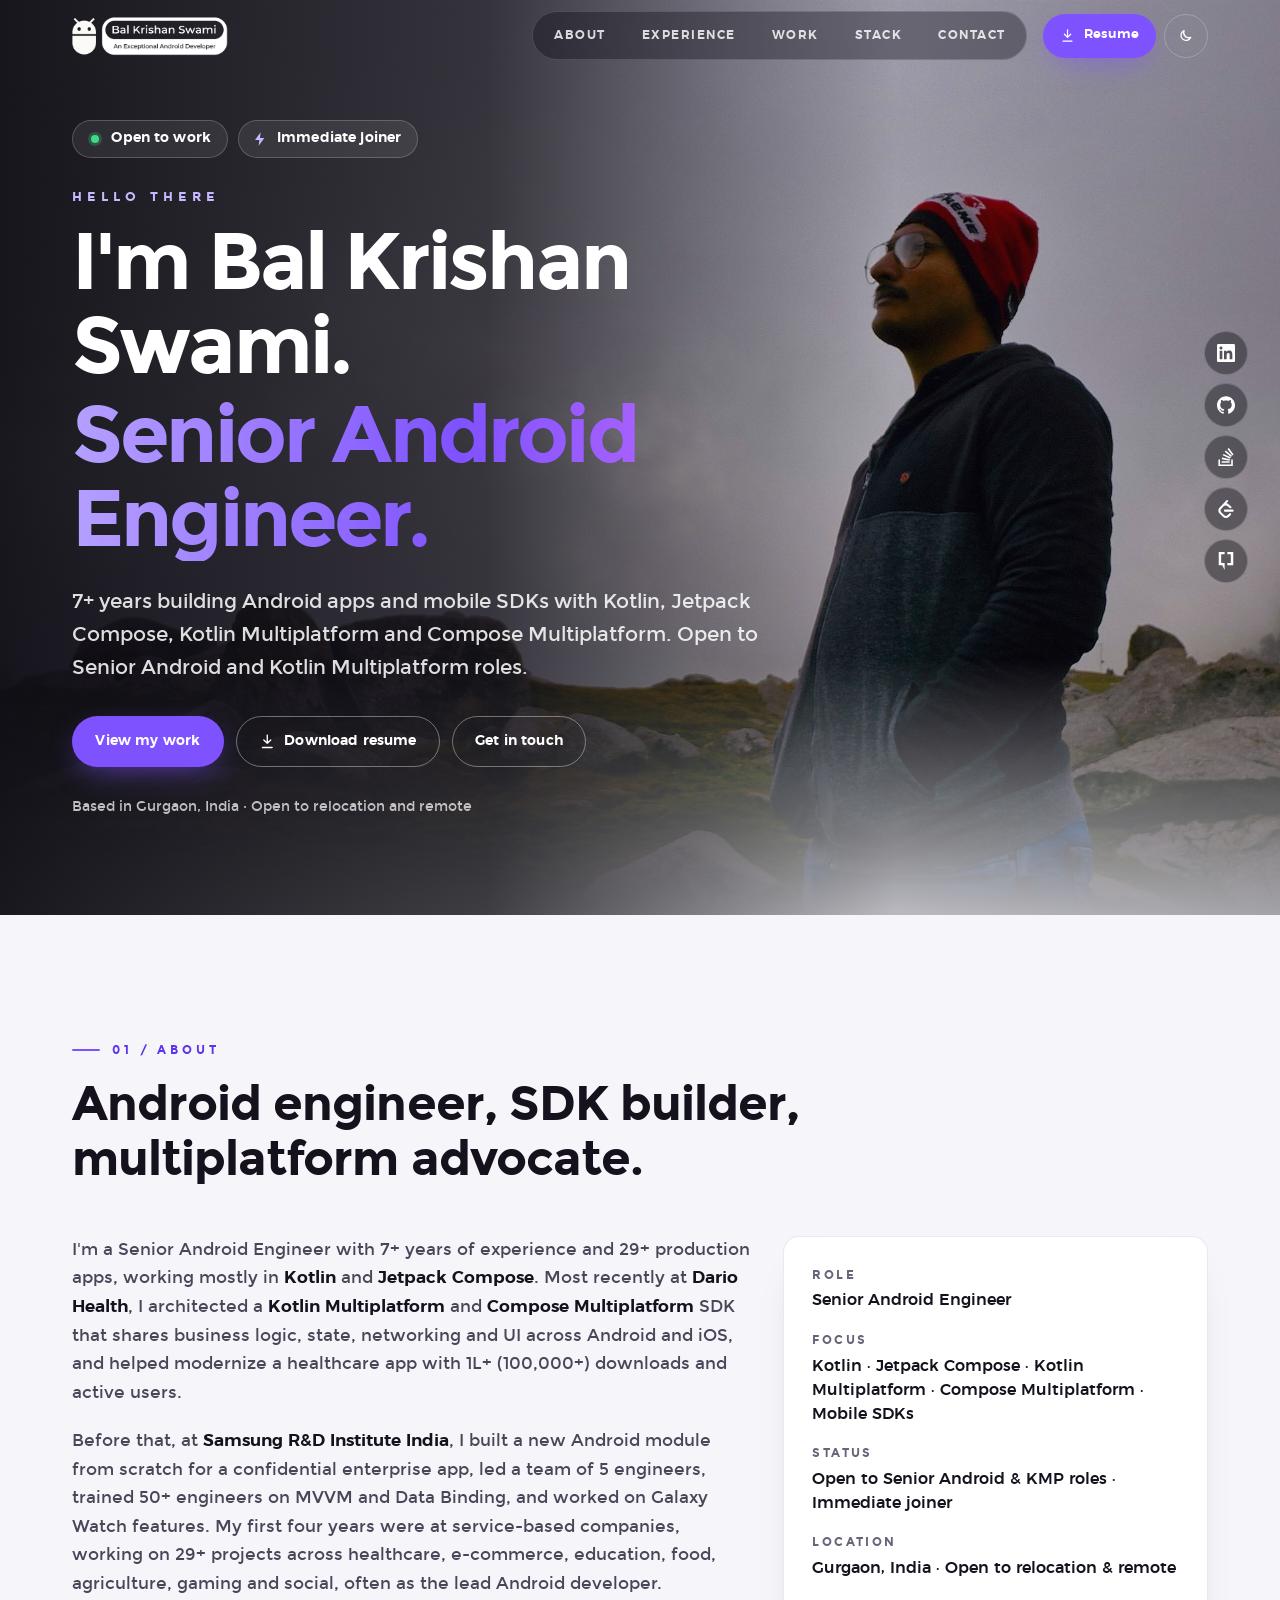
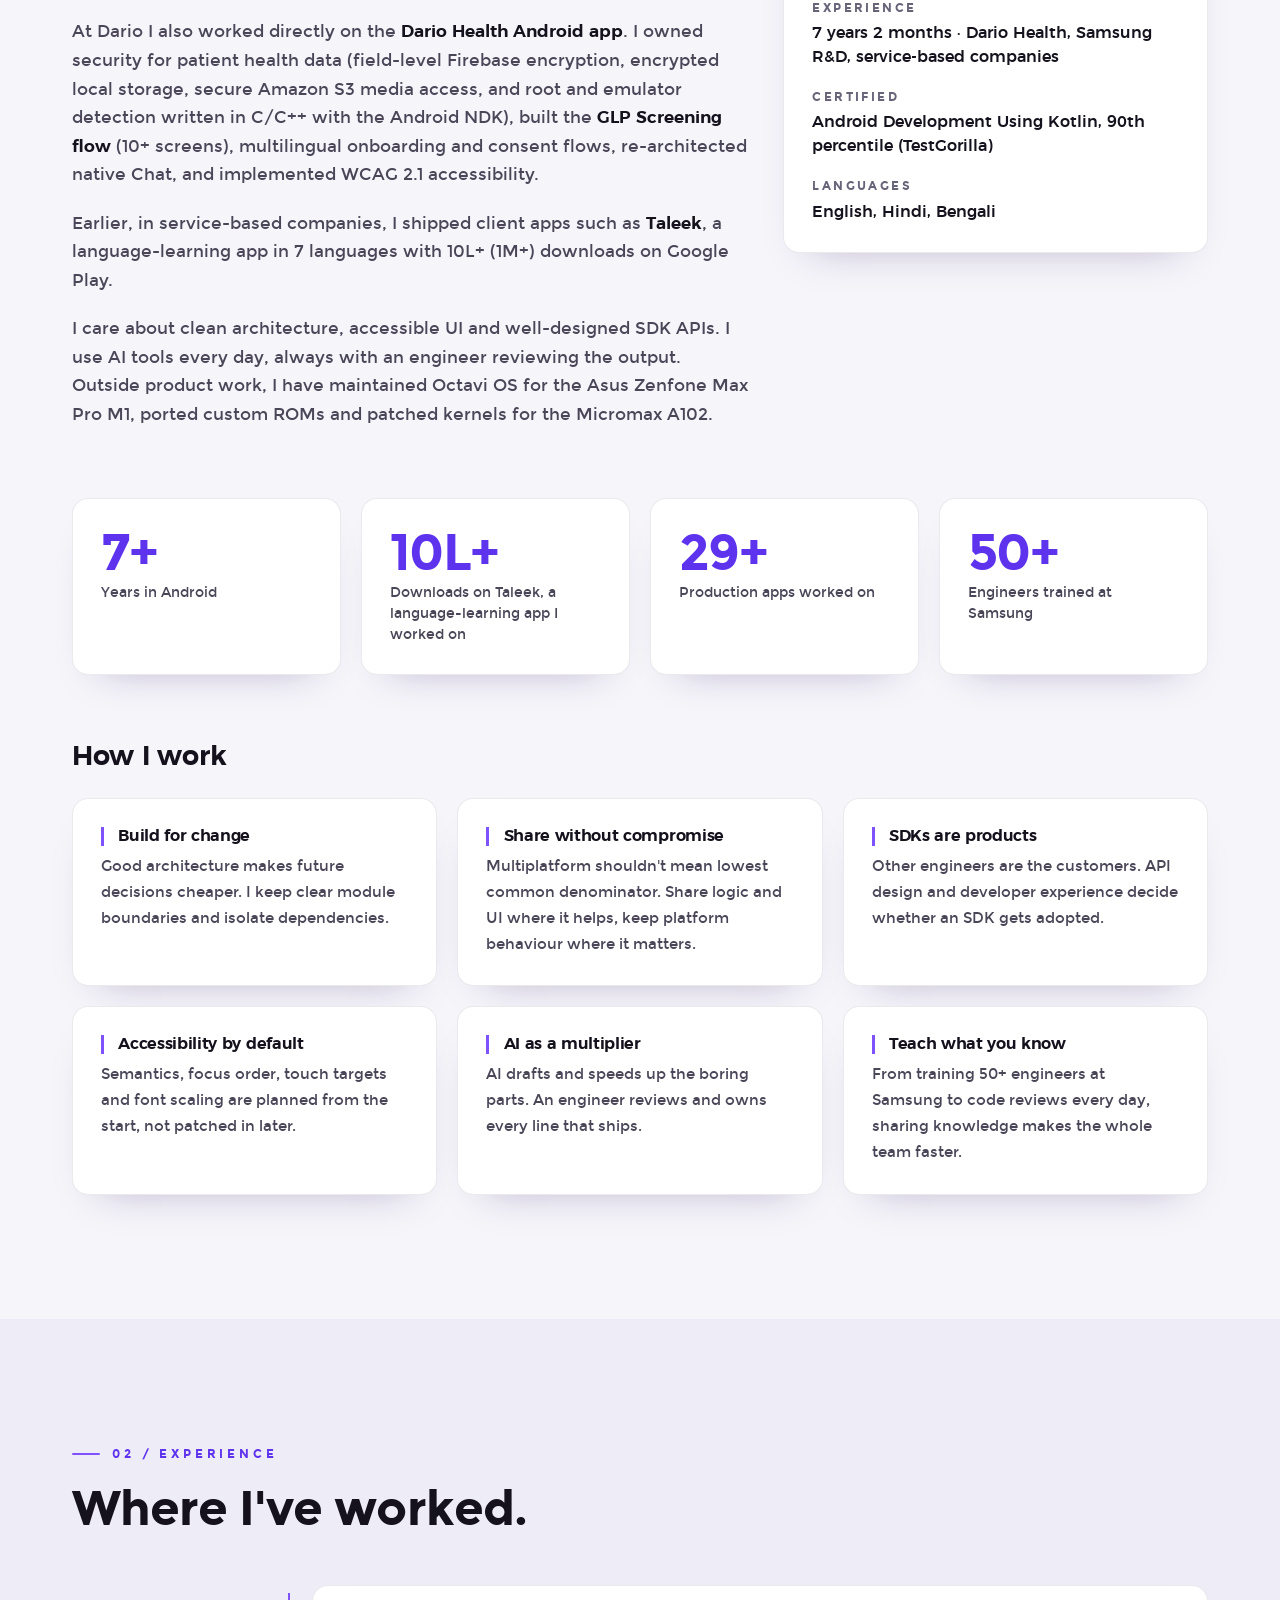
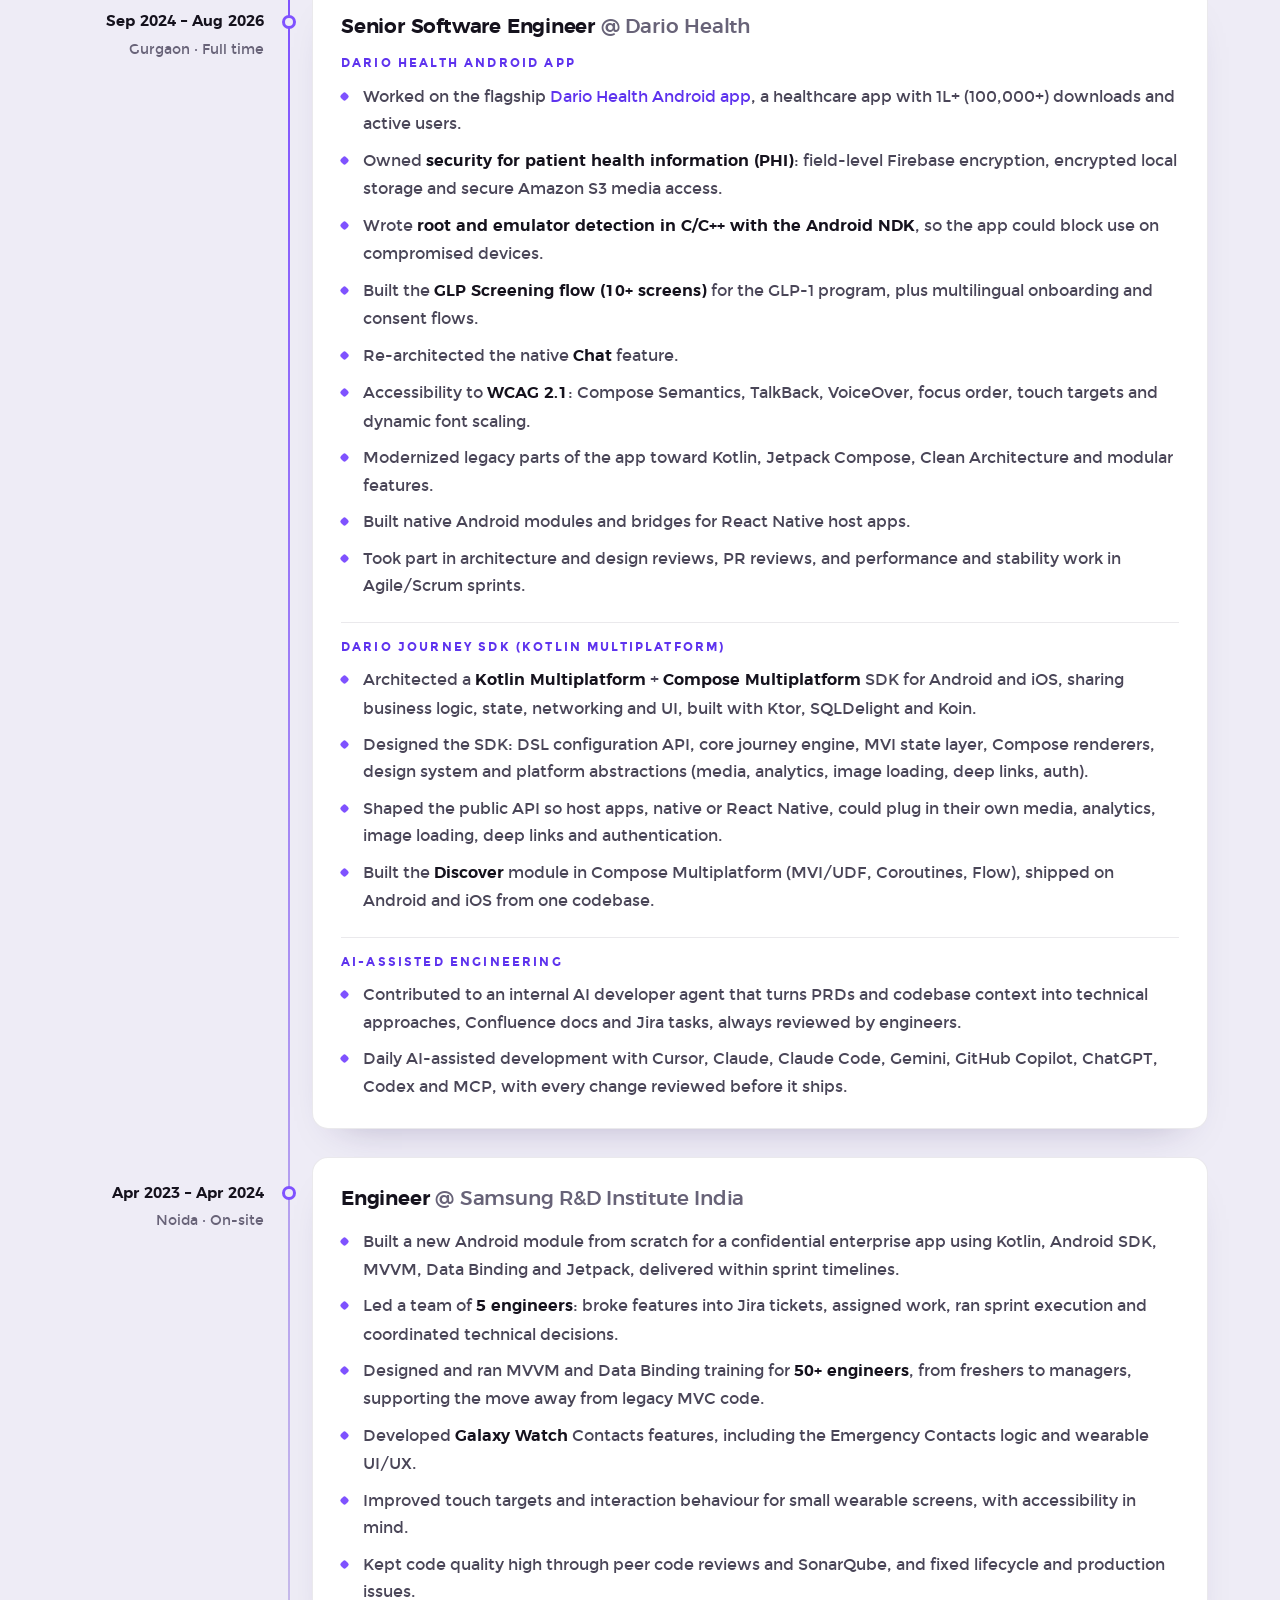
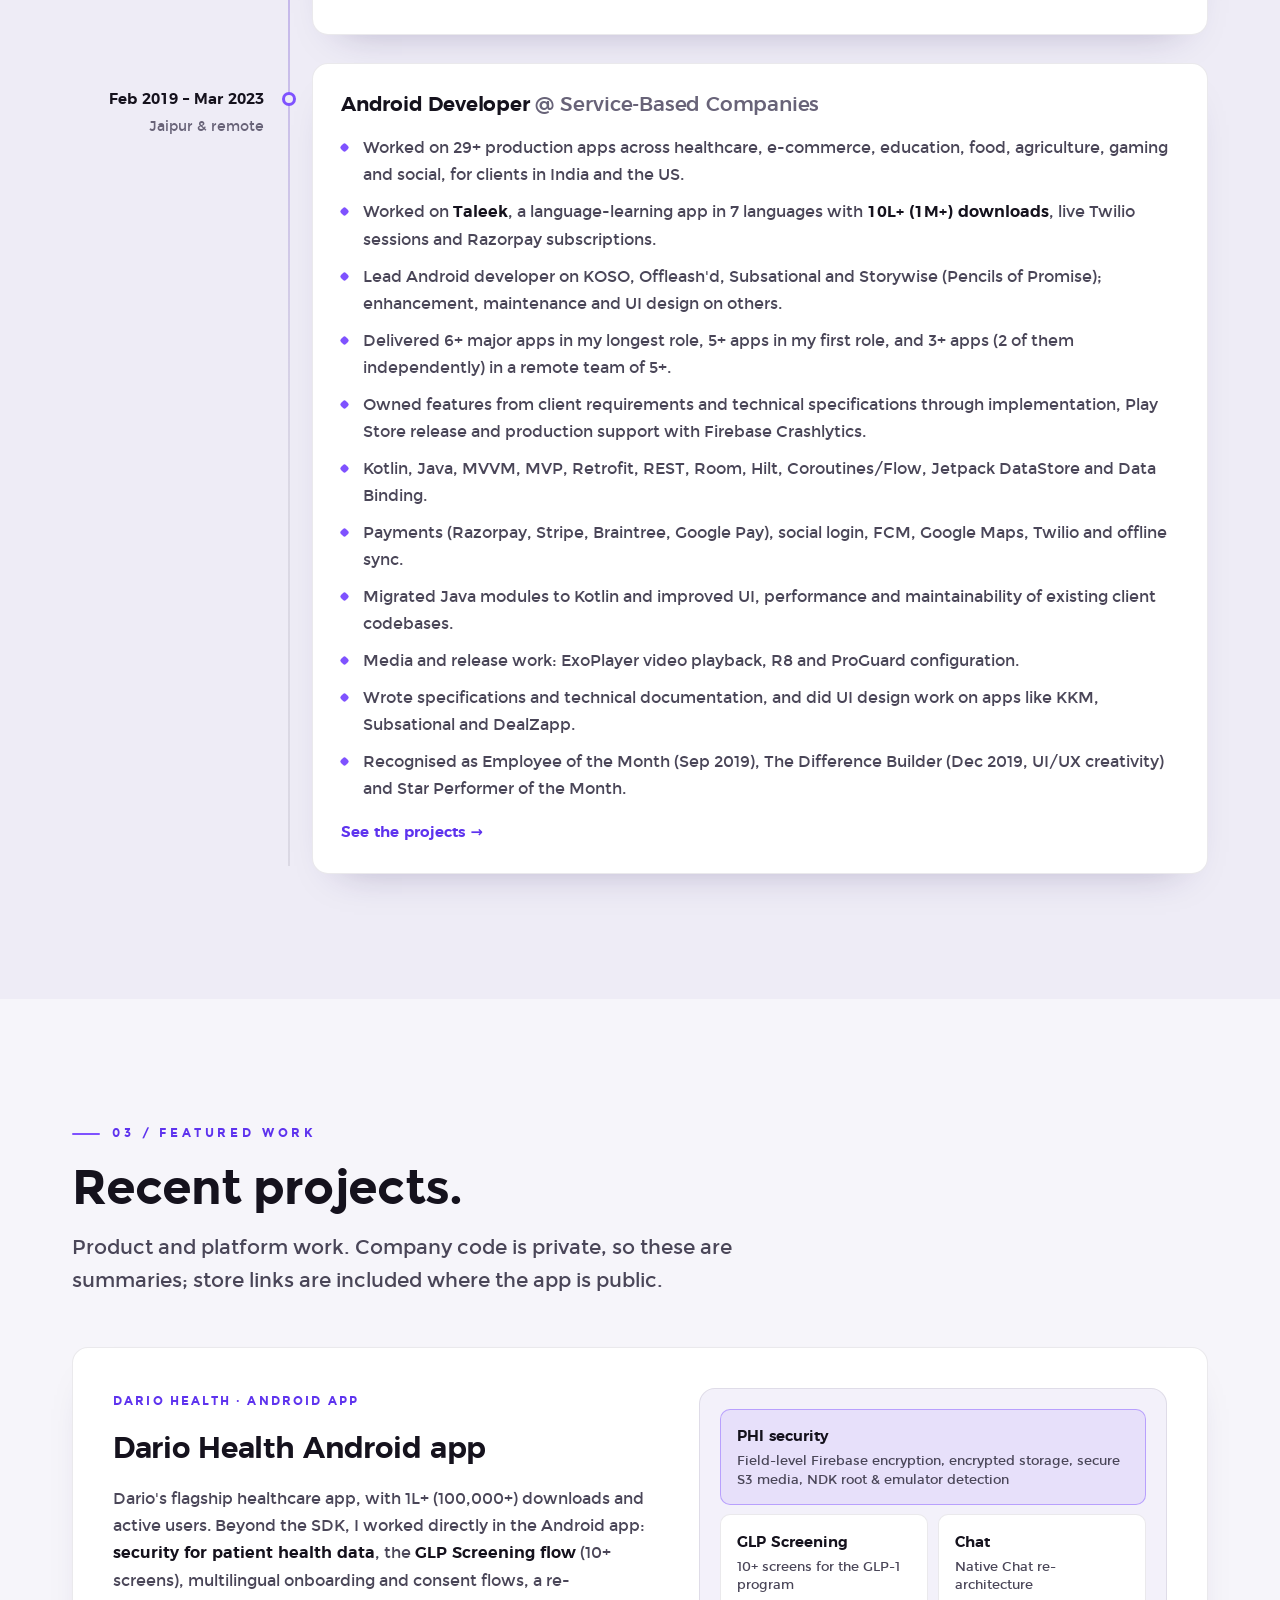
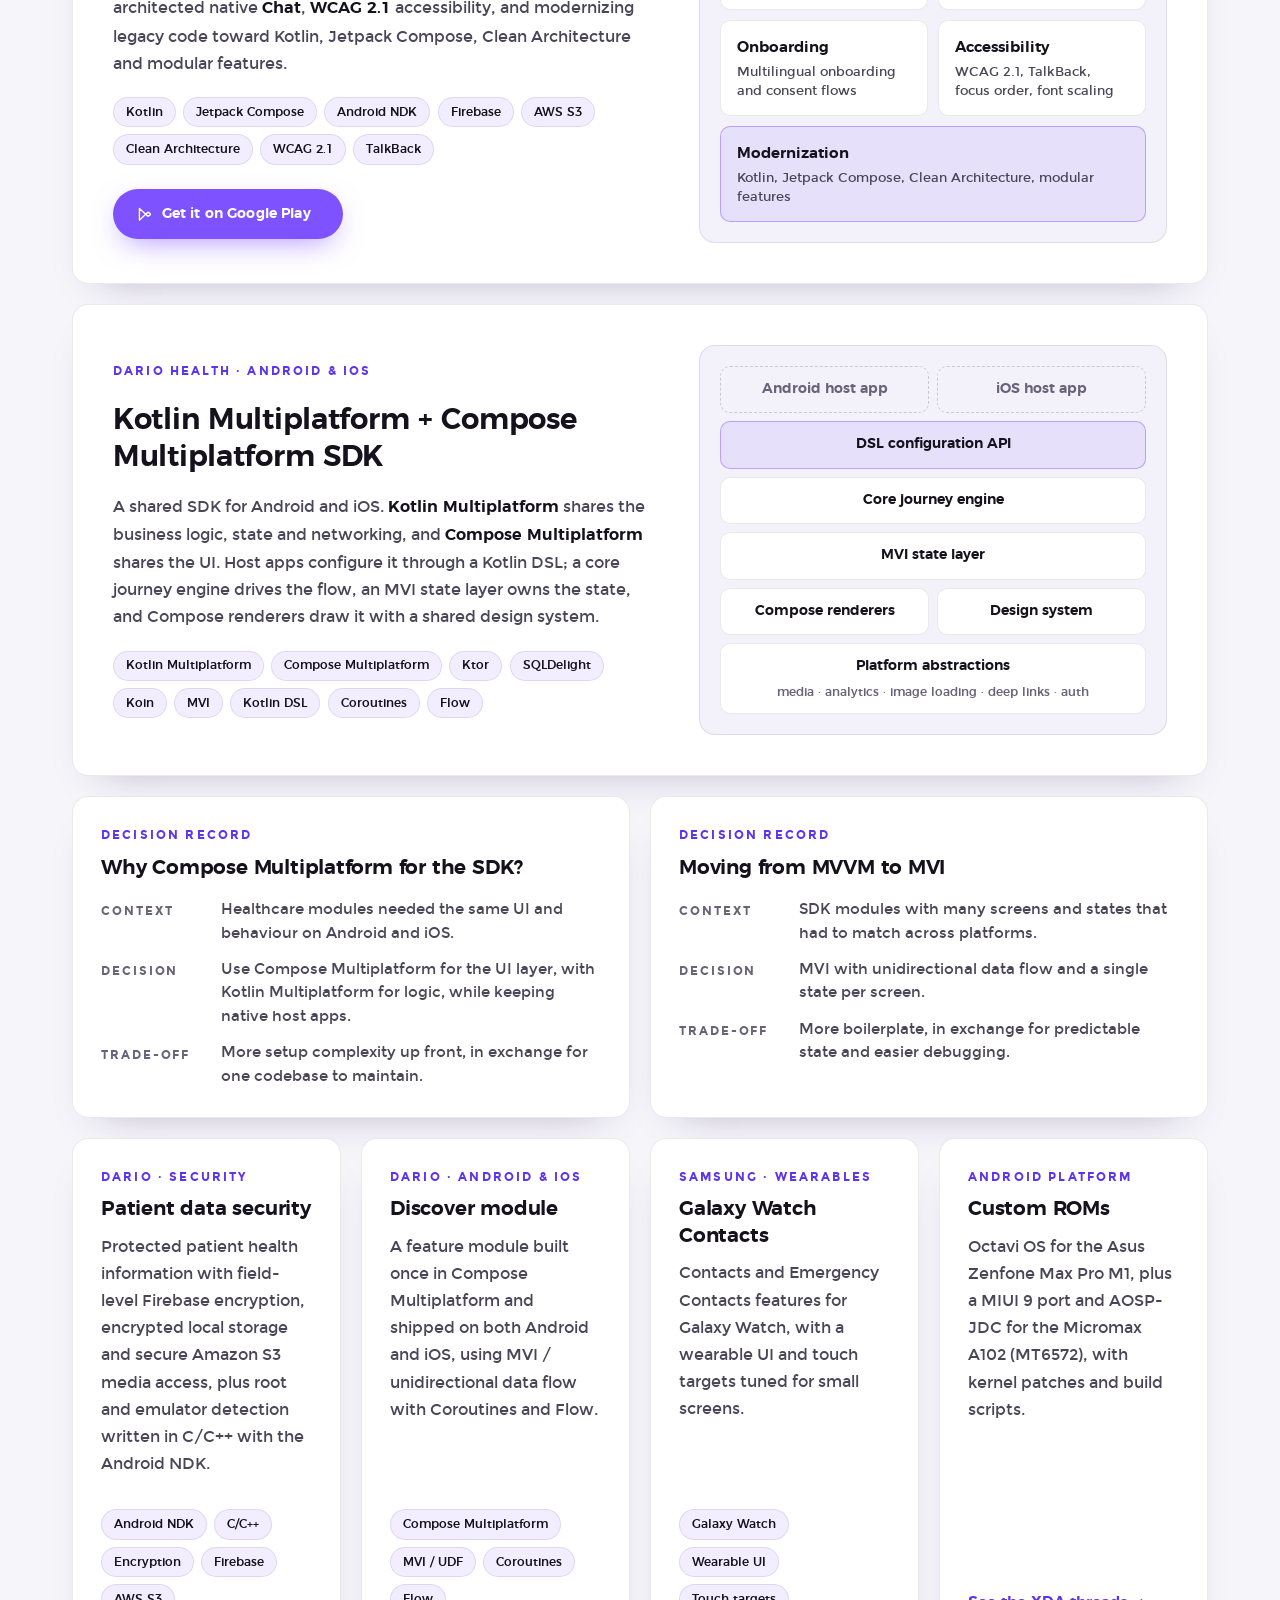
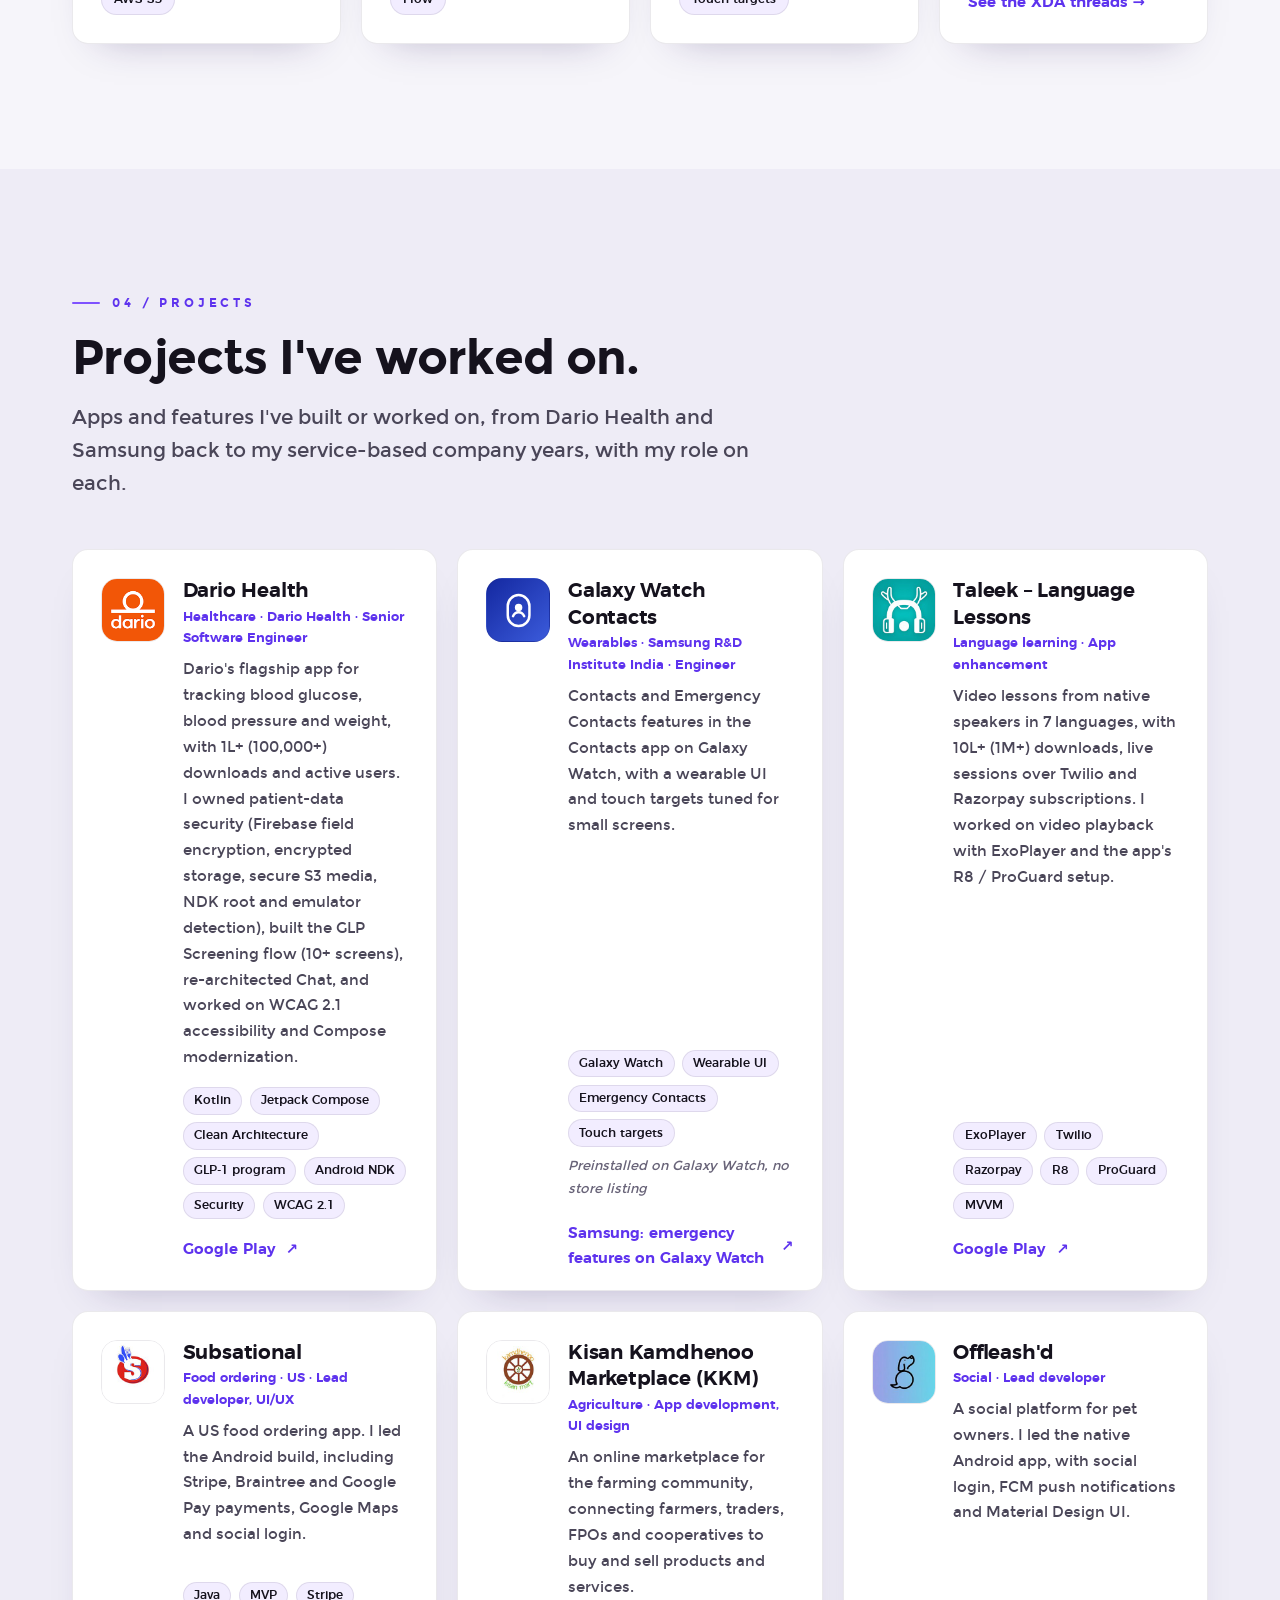
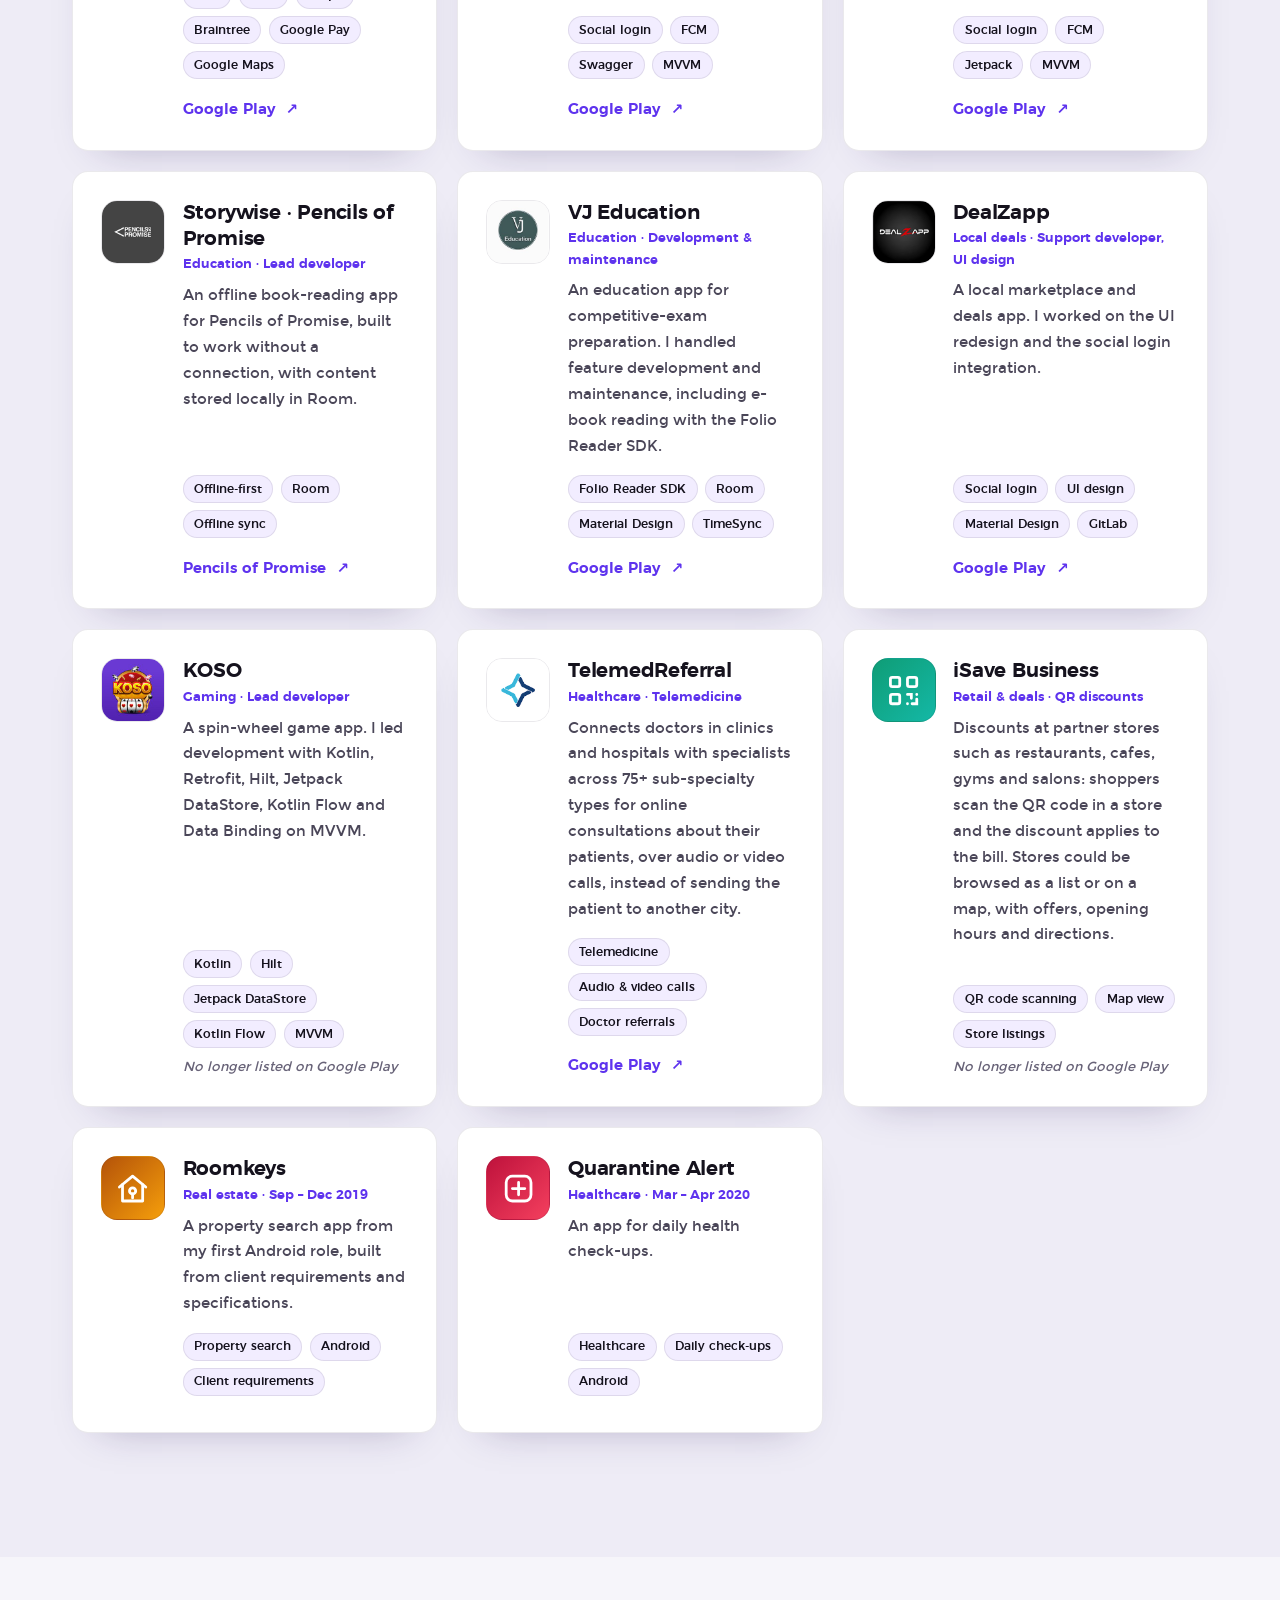
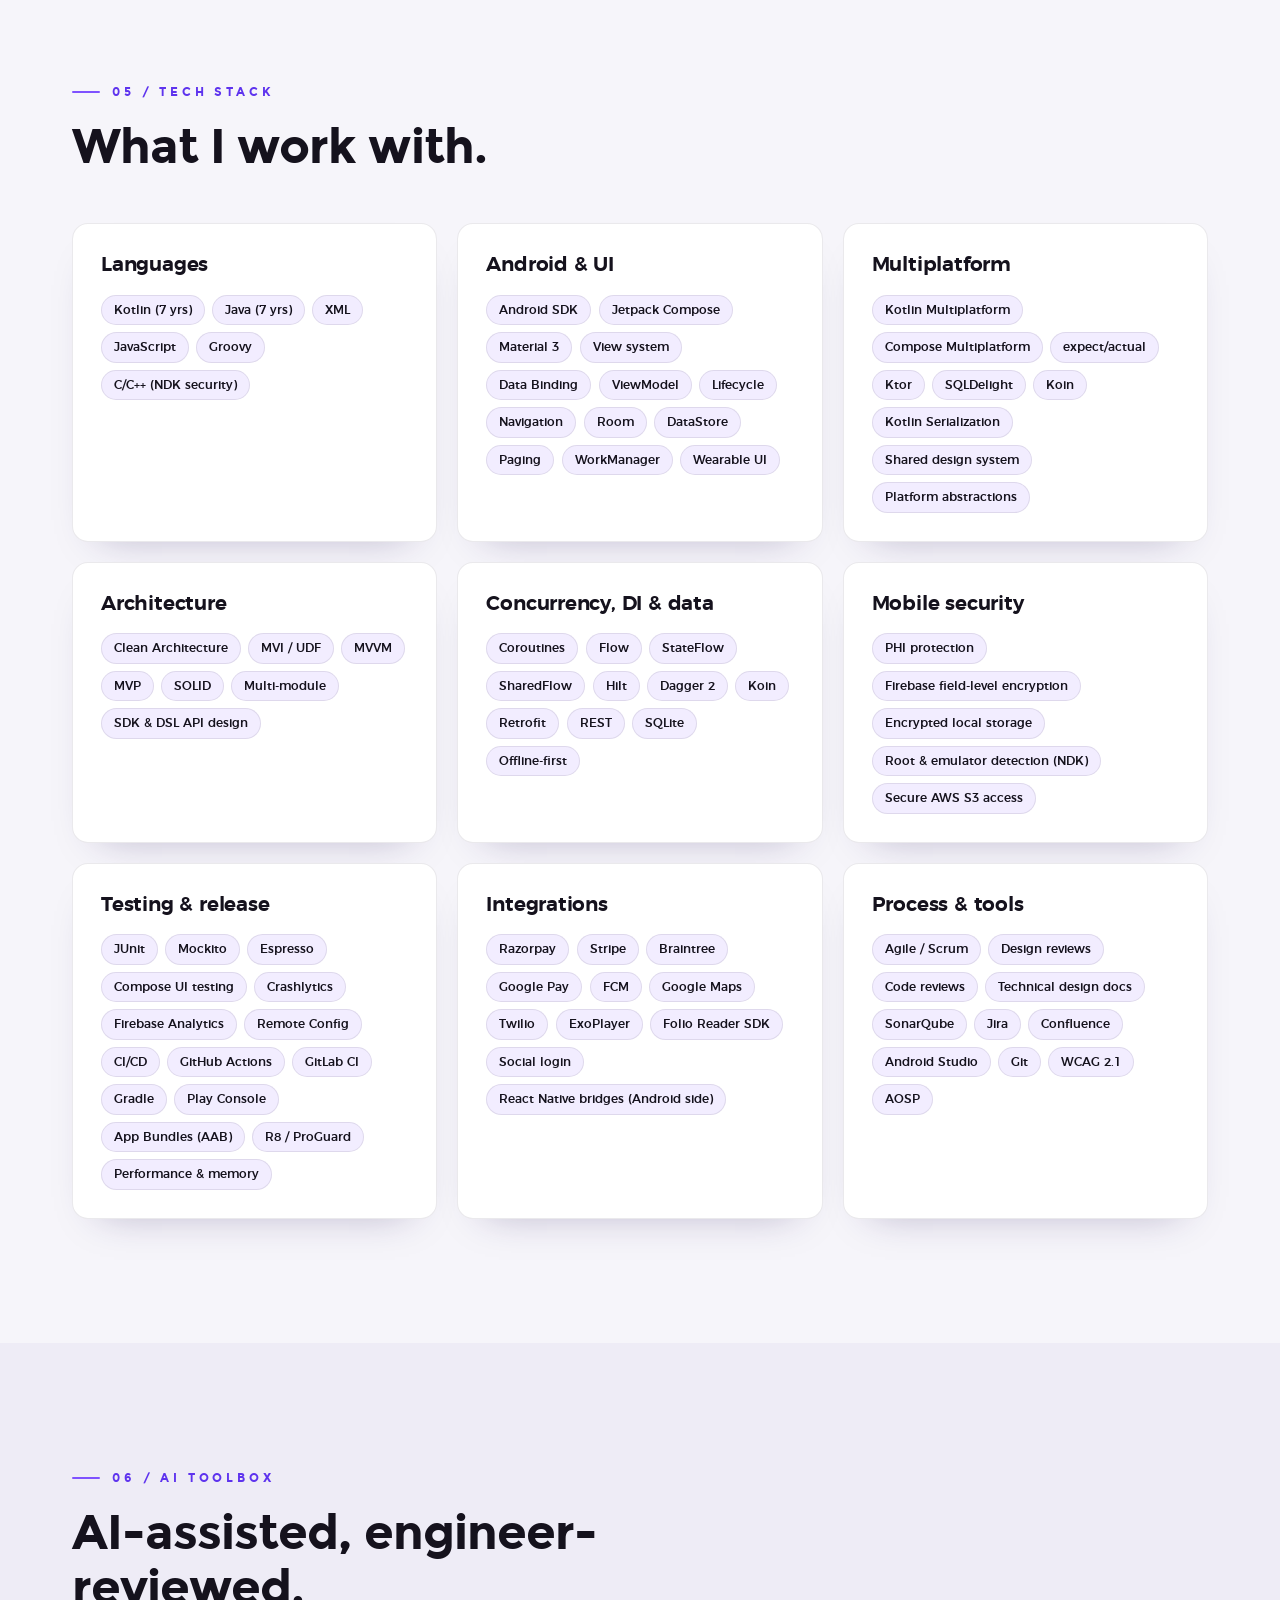
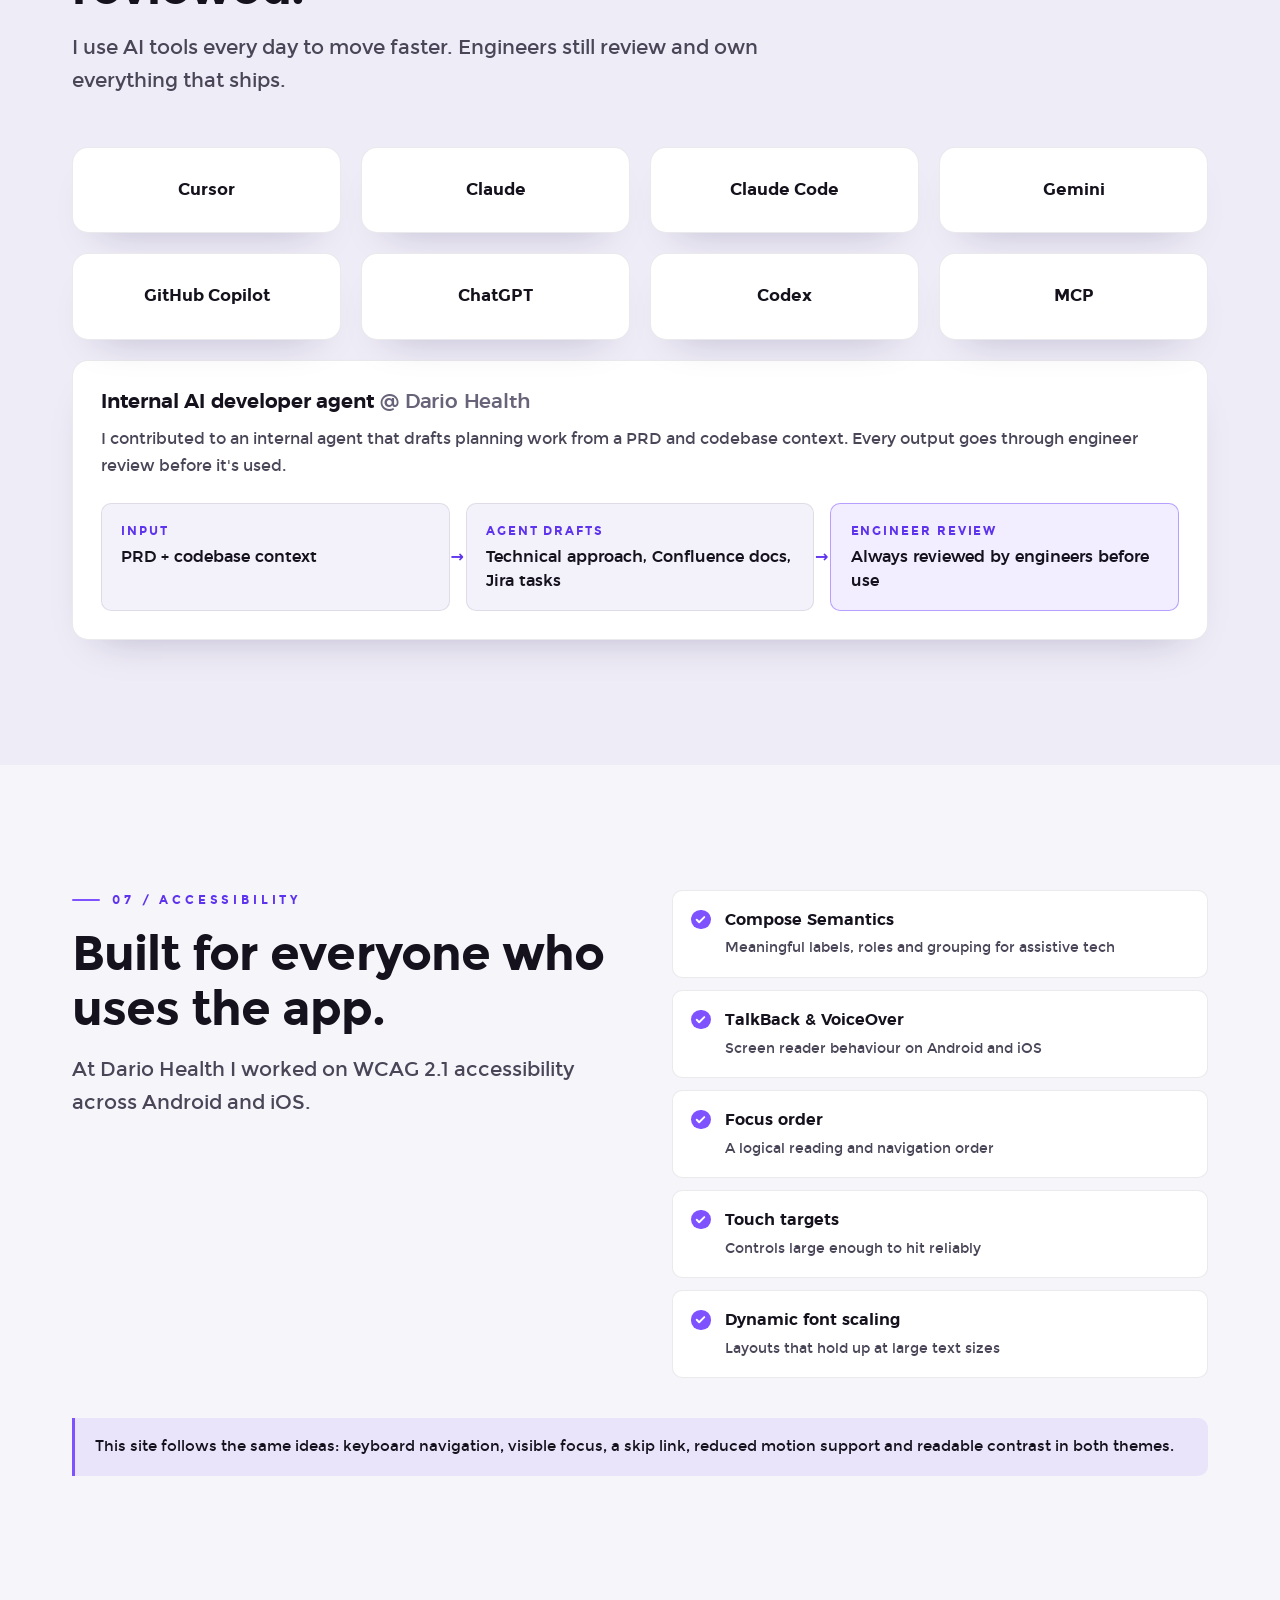
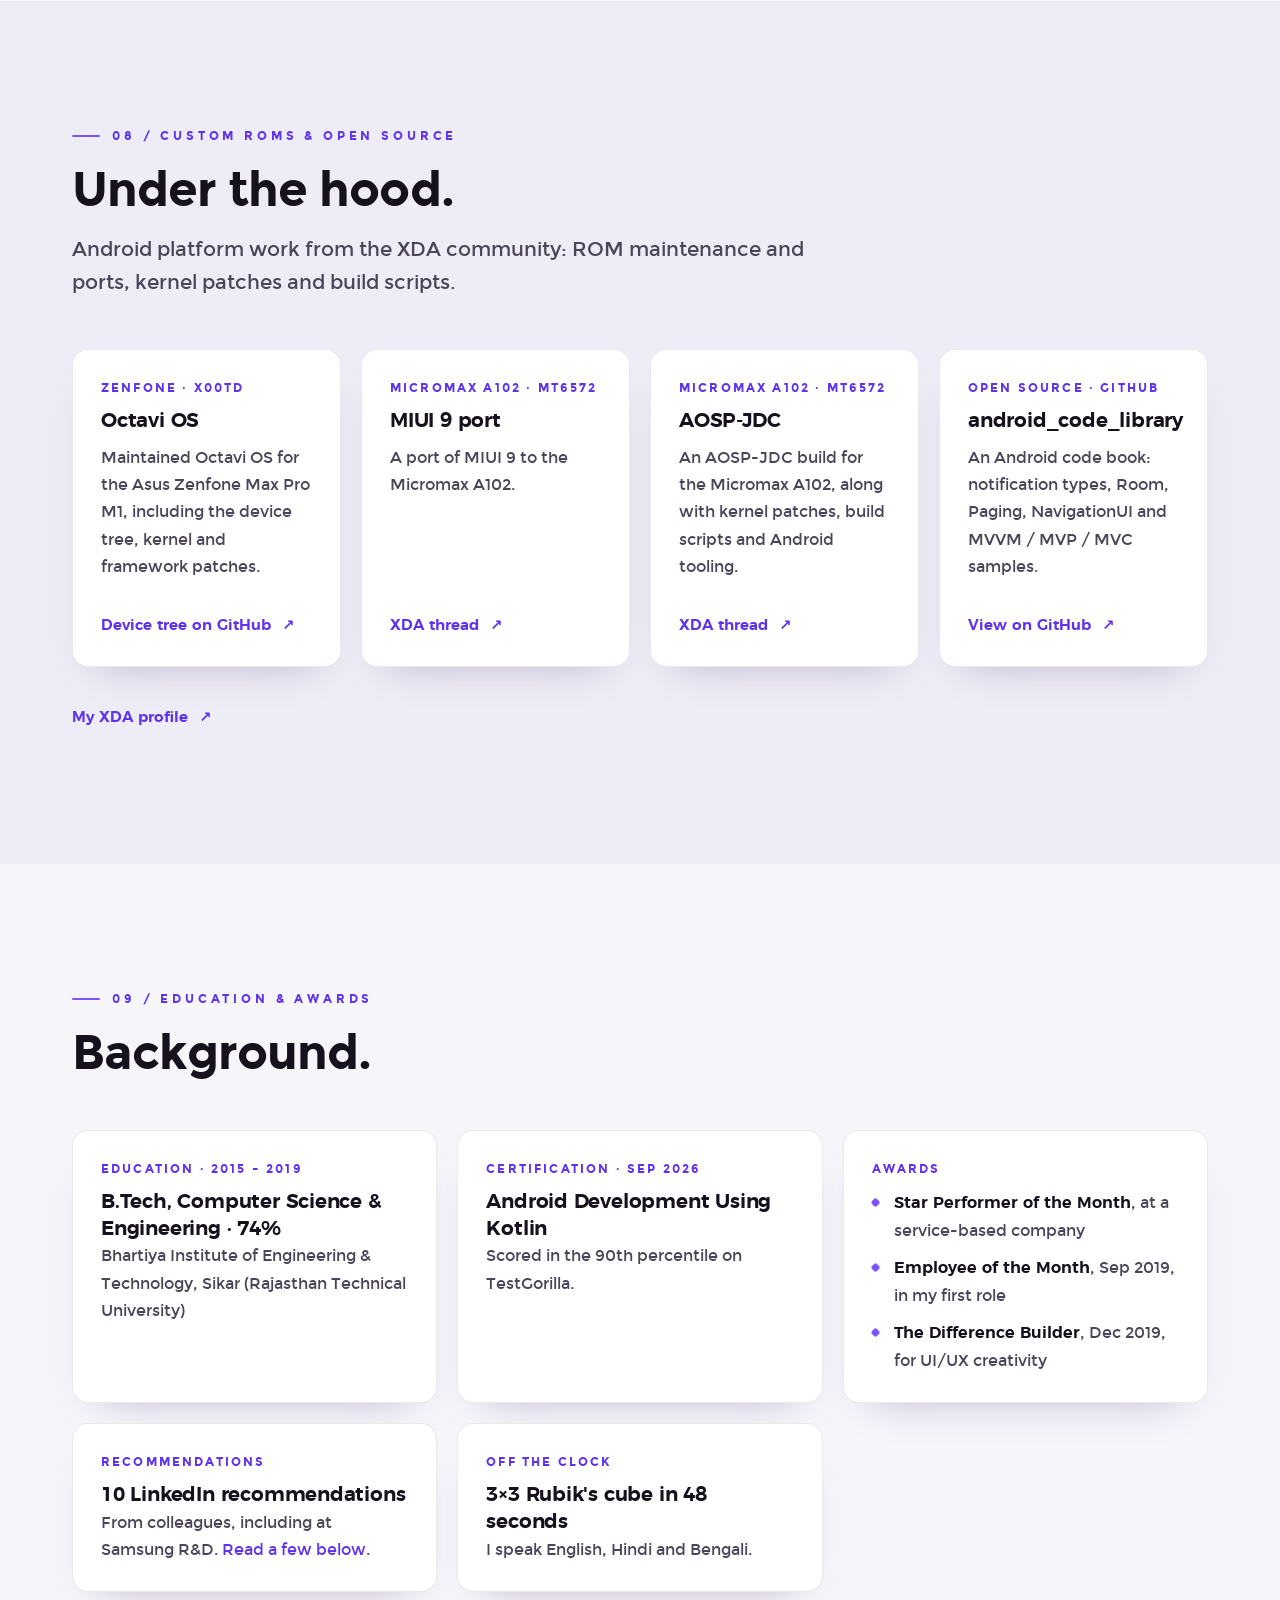
<file: index.html>
<!DOCTYPE html>
<html lang="en" data-theme="dark">
<head>
    <meta charset="utf-8">
    <meta name="viewport" content="width=device-width, initial-scale=1">

    <title>Bal Krishan Swami | Senior Android Engineer · Kotlin Multiplatform</title>
    <meta name="description" content="Senior Android Engineer, 7+ years in Kotlin, Jetpack Compose, Kotlin Multiplatform and Compose Multiplatform. Open to new roles, immediate joiner.">
    <meta name="author" content="Bal Krishan Swami">
    <link rel="canonical" href="https://amkrys.github.io/">
    <meta name="color-scheme" content="dark light">
    <meta name="theme-color" content="#0E0D13" media="(prefers-color-scheme: dark)">
    <meta name="theme-color" content="#F6F5FA" media="(prefers-color-scheme: light)">

    <!-- Open Graph (LinkedIn, Facebook, WhatsApp) -->
    <meta property="og:type" content="profile">
    <meta property="og:site_name" content="Bal Krishan Swami">
    <meta property="og:url" content="https://amkrys.github.io/">
    <meta property="og:title" content="Bal Krishan Swami | Senior Android Engineer">
    <meta property="og:description" content="7+ years in Kotlin, Jetpack Compose, Kotlin Multiplatform and Compose Multiplatform. Open to Senior Android and KMP roles. Immediate joiner.">
    <meta property="og:image" content="https://amkrys.github.io/assets/img/og-image.jpg">
    <meta property="og:image:type" content="image/jpeg">
    <meta property="og:image:width" content="1200">
    <meta property="og:image:height" content="630">
    <meta property="og:image:alt" content="Bal Krishan Swami, Senior Android Engineer. Open to work, immediate joiner.">
    <meta property="og:locale" content="en_IN">
    <meta property="profile:first_name" content="Bal Krishan">
    <meta property="profile:last_name" content="Swami">

    <!-- Twitter / X -->
    <meta name="twitter:card" content="summary_large_image">
    <meta name="twitter:title" content="Bal Krishan Swami | Senior Android Engineer">
    <meta name="twitter:description" content="7+ years in Kotlin, Jetpack Compose, Kotlin Multiplatform and Compose Multiplatform. Open to new roles.">
    <meta name="twitter:image" content="https://amkrys.github.io/assets/img/og-image.jpg">
    <meta name="twitter:image:alt" content="Bal Krishan Swami, Senior Android Engineer.">

    <link rel="icon" href="favicon.ico" sizes="any">

    <!-- Set theme and motion classes before first paint (avoids a flash of the wrong theme) -->
    <script>
        (function () {
            var d = document.documentElement, t = null;
            try { t = localStorage.getItem('theme'); } catch (e) {}
            if (t !== 'light' && t !== 'dark') {
                t = window.matchMedia && matchMedia('(prefers-color-scheme: light)').matches ? 'light' : 'dark';
            }
            d.setAttribute('data-theme', t);
            if ('IntersectionObserver' in window && !(window.matchMedia && matchMedia('(prefers-reduced-motion: reduce)').matches)) {
                d.classList.add('js-reveal');
            }
        })();
    </script>

    <link rel="preload" href="assets/fonts/montserrat-regular.woff2" as="font" type="font/woff2" crossorigin>
    <link rel="preload" href="assets/fonts/montserrat-bold.woff2" as="font" type="font/woff2" crossorigin>
    <link rel="preload" as="image" href="assets/img/hero-1200.jpg" imagesrcset="assets/img/hero-1200.jpg 1200w, assets/img/hero-2000.jpg 2000w" imagesizes="100vw" fetchpriority="high">
    <link rel="stylesheet" href="assets/css/style.css?v=20261005b">
    <script src="assets/js/main.js?v=20261005b" defer></script>

    <script type="application/ld+json">
    {
        "@context": "https://schema.org",
        "@type": "Person",
        "name": "Bal Krishan Swami",
        "jobTitle": "Senior Android Engineer",
        "url": "https://amkrys.github.io/",
        "image": "https://amkrys.github.io/assets/img/og-image.jpg",
        "email": "mailto:balkrishnaswami22@gmail.com",
        "address": { "@type": "PostalAddress", "addressLocality": "Gurgaon", "addressRegion": "Haryana", "addressCountry": "IN" },
        "alumniOf": {
            "@type": "CollegeOrUniversity",
            "name": "Bhartiya Institute of Engineering & Technology, Sikar (Rajasthan Technical University)"
        },
        "knowsLanguage": ["English", "Hindi", "Bengali"],
        "knowsAbout": ["Android", "Kotlin", "Jetpack Compose", "Kotlin Multiplatform", "Compose Multiplatform", "Mobile SDKs", "Mobile security", "Android NDK", "Accessibility", "AI-assisted engineering"],
        "sameAs": [
            "https://www.linkedin.com/in/bal-krishan-swami/",
            "https://github.com/amkrys",
            "https://stackoverflow.com/users/11538411/krishna",
            "https://leetcode.com/amkrys/",
            "https://xdaforums.com/m/krishnavaishnav.6556823/"
        ]
    }
    </script>
</head>

<body>
    <a class="skip-link" href="#main">Skip to content</a>

    <!-- header
    ================================================== -->
    <header class="site-header" id="site-header">
        <div class="site-header__inner">
            <a class="brand" href="#top" aria-label="Bal Krishan Swami, back to top">
                <img class="brand__logo" src="assets/img/logo.png" alt="" width="156" height="40">
            </a>

            <nav class="site-nav" id="site-nav" aria-label="Primary">
                <ul class="site-nav__list">
                    <li><a href="#about">About</a></li>
                    <li><a href="#experience">Experience</a></li>
                    <li><a href="#work">Work</a></li>
                    <li><a href="#stack">Stack</a></li>
                    <li><a href="#contact">Contact</a></li>
                </ul>
            </nav>

            <div class="site-header__actions">
                <a class="btn btn--sm btn--primary header-resume" href="data/resume.pdf" download="Bal-Krishan-Swami-Senior-Android-AI-Engineer-7-YOE.pdf">
                    <svg aria-hidden="true" viewBox="0 0 24 24" class="i"><path d="M12 3v12m0 0l-5-5m5 5l5-5M5 21h14"/></svg>
                    Resume
                </a>
                <button class="icon-btn theme-toggle" id="theme-toggle" type="button" aria-label="Switch to light theme">
                    <svg aria-hidden="true" viewBox="0 0 24 24" class="i i--sun"><circle cx="12" cy="12" r="4"/><path d="M12 2v2M12 20v2M4.9 4.9l1.4 1.4M17.7 17.7l1.4 1.4M2 12h2M20 12h2M4.9 19.1l1.4-1.4M17.7 6.3l1.4-1.4"/></svg>
                    <svg aria-hidden="true" viewBox="0 0 24 24" class="i i--moon"><path d="M20 14.5A8 8 0 0 1 9.5 4a8 8 0 1 0 10.5 10.5z"/></svg>
                </button>
                <button class="icon-btn nav-toggle" id="nav-toggle" type="button" aria-controls="site-nav" aria-expanded="false" aria-label="Open menu">
                    <span class="nav-toggle__bars" aria-hidden="true"></span>
                </button>
            </div>
        </div>
    </header>

    <main id="main">

        <!-- hero
        ================================================== -->
        <section class="hero" id="top" aria-labelledby="hero-title">
            <picture class="hero__bg">
                <img src="assets/img/hero-1200.jpg"
                     srcset="assets/img/hero-1200.jpg 1200w, assets/img/hero-2000.jpg 2000w"
                     sizes="100vw" width="2000" height="1370"
                     alt="Bal Krishan Swami standing on a misty hillside"
                     fetchpriority="high" decoding="async">
            </picture>
            <div class="hero__shade" aria-hidden="true"></div>

            <div class="container hero__content">
                <ul class="status" aria-label="Availability">
                    <li class="status__chip">
                        <span class="status__icon status__icon--live" aria-hidden="true"></span>
                        Open to work
                    </li>
                    <li class="status__chip">
                        <svg class="status__icon" aria-hidden="true" viewBox="0 0 24 24"><path d="M13 2L4.5 13.5H11L10 22l8.5-11.5H12L13 2z"/></svg>
                        Immediate joiner
                    </li>
                </ul>
                <p class="hero__eyebrow">Hello there</p>
                <h1 class="hero__title" id="hero-title">
                    I'm Bal Krishan Swami.
                    <span class="hero__role">Senior Android Engineer.</span>
                </h1>
                <p class="hero__intro">
                    7+ years building Android apps and mobile SDKs with Kotlin, Jetpack Compose,
                    Kotlin Multiplatform and Compose Multiplatform. Open to Senior Android and Kotlin Multiplatform roles.
                </p>
                <div class="hero__ctas">
                    <a class="btn btn--primary" href="#work">View my work</a>
                    <a class="btn btn--ghost" href="data/resume.pdf" download="Bal-Krishan-Swami-Senior-Android-AI-Engineer-7-YOE.pdf">
                        <svg aria-hidden="true" viewBox="0 0 24 24" class="i"><path d="M12 3v12m0 0l-5-5m5 5l5-5M5 21h14"/></svg>
                        Download resume
                    </a>
                    <a class="btn btn--ghost" href="#contact">Get in touch</a>
                </div>
                <p class="hero__meta">Based in Gurgaon, India · Open to relocation and remote</p>
            </div>

            <ul class="hero__social" aria-label="Profiles">
                <li><a href="https://www.linkedin.com/in/bal-krishan-swami/" target="_blank" rel="noopener"><span class="brand-icon brand-icon--linkedin" aria-hidden="true"></span><span class="hero__social-label">LinkedIn</span></a></li>
                <li><a href="https://github.com/amkrys" target="_blank" rel="noopener"><span class="brand-icon brand-icon--github" aria-hidden="true"></span><span class="hero__social-label">GitHub</span></a></li>
                <li><a href="https://stackoverflow.com/users/11538411/krishna" target="_blank" rel="noopener"><span class="brand-icon brand-icon--stackoverflow" aria-hidden="true"></span><span class="hero__social-label">Stack Overflow</span></a></li>
                <li><a href="https://leetcode.com/amkrys/" target="_blank" rel="noopener"><span class="brand-icon brand-icon--leetcode" aria-hidden="true"></span><span class="hero__social-label">LeetCode</span></a></li>
                <li><a href="https://xdaforums.com/m/krishnavaishnav.6556823/" target="_blank" rel="noopener"><span class="brand-icon brand-icon--xda" aria-hidden="true"></span><span class="hero__social-label">XDA</span></a></li>
            </ul>

            <a class="hero__scroll" href="#about">
                <span>Scroll down</span>
                <span class="hero__scroll-line" aria-hidden="true"></span>
            </a>
        </section>

        <!-- about
        ================================================== -->
        <section class="section" id="about" aria-labelledby="about-title">
            <div class="container">
                <header class="section-header reveal">
                    <p class="section-label">01 / About</p>
                    <h2 id="about-title">Android engineer, SDK builder, multiplatform advocate.</h2>
                </header>

                <div class="about-grid">
                    <div class="prose reveal">
                        <p>
                            I'm a Senior Android Engineer with 7+ years of experience and 29+ production apps, working mostly in
                            <strong>Kotlin</strong> and <strong>Jetpack Compose</strong>. Most recently at
                            <strong>Dario Health</strong>, I architected a <strong>Kotlin Multiplatform</strong> and
                            <strong>Compose Multiplatform</strong> SDK that shares business logic, state, networking and UI
                            across Android and iOS, and helped modernize a healthcare app with 1L+ (100,000+) downloads and active users.
                        </p>
                        <p>
                            Before that, at <strong>Samsung R&amp;D Institute India</strong>, I built a new Android module from
                            scratch for a confidential enterprise app, led a team of 5 engineers, trained 50+ engineers on MVVM
                            and Data Binding, and worked on Galaxy Watch features. My first four years were at service-based
                            companies, working on 29+ projects across healthcare, e-commerce, education, food, agriculture,
                            gaming and social, often as the lead Android developer.
                        </p>
                        <p>
                            At Dario I also worked directly on the <strong>Dario Health Android app</strong>. I owned security for
                            patient health data (field-level Firebase encryption, encrypted local storage, secure Amazon S3 media
                            access, and root and emulator detection written in C/C++ with the Android NDK), built the
                            <strong>GLP Screening flow</strong> (10+ screens), multilingual onboarding and consent flows,
                            re-architected native Chat, and implemented WCAG 2.1 accessibility.
                        </p>
                        <p>
                            Earlier, in service-based companies, I shipped client apps such as <strong>Taleek</strong>, a
                            language-learning app in 7 languages with 10L+ (1M+) downloads on Google Play.
                        </p>
                        <p>
                            I care about clean architecture, accessible UI and well-designed SDK APIs. I use AI tools every day,
                            always with an engineer reviewing the output. Outside product work, I have maintained Octavi OS for the Asus Zenfone Max Pro M1, ported custom ROMs and
                            patched kernels for the Micromax A102.
                        </p>
                    </div>

                    <aside class="facts card reveal" aria-label="Quick facts">
                        <dl class="facts__list">
                            <div><dt>Role</dt><dd>Senior Android Engineer</dd></div>
                            <div><dt>Focus</dt><dd>Kotlin · Jetpack Compose · Kotlin Multiplatform · Compose Multiplatform · Mobile SDKs</dd></div>
                            <div><dt>Status</dt><dd>Open to Senior Android &amp; KMP roles · Immediate joiner</dd></div>
                            <div><dt>Location</dt><dd>Gurgaon, India · Open to relocation &amp; remote</dd></div>
                            <div><dt>Experience</dt><dd>7 years 2 months · Dario Health, Samsung R&amp;D, service-based companies</dd></div>
                            <div><dt>Certified</dt><dd>Android Development Using Kotlin, 90th percentile (TestGorilla)</dd></div>
                            <div><dt>Languages</dt><dd>English, Hindi, Bengali</dd></div>
                        </dl>
                    </aside>
                </div>

                <ul class="stats" aria-label="Highlights">
                    <li class="stats__item card reveal"><span class="stats__num">7+</span><span class="stats__label">Years in Android</span></li>
                    <li class="stats__item card reveal"><span class="stats__num">10L+</span><span class="stats__label">Downloads on Taleek, a language-learning app I worked on</span></li>
                    <li class="stats__item card reveal"><span class="stats__num">29+</span><span class="stats__label">Production apps worked on</span></li>
                    <li class="stats__item card reveal"><span class="stats__num">50+</span><span class="stats__label">Engineers trained at Samsung</span></li>
                </ul>

                <h3 class="subhead reveal">How I work</h3>
                <ul class="principles">
                    <li class="card reveal">
                        <h4>Build for change</h4>
                        <p>Good architecture makes future decisions cheaper. I keep clear module boundaries and isolate dependencies.</p>
                    </li>
                    <li class="card reveal">
                        <h4>Share without compromise</h4>
                        <p>Multiplatform shouldn't mean lowest common denominator. Share logic and UI where it helps, keep platform behaviour where it matters.</p>
                    </li>
                    <li class="card reveal">
                        <h4>SDKs are products</h4>
                        <p>Other engineers are the customers. API design and developer experience decide whether an SDK gets adopted.</p>
                    </li>
                    <li class="card reveal">
                        <h4>Accessibility by default</h4>
                        <p>Semantics, focus order, touch targets and font scaling are planned from the start, not patched in later.</p>
                    </li>
                    <li class="card reveal">
                        <h4>AI as a multiplier</h4>
                        <p>AI drafts and speeds up the boring parts. An engineer reviews and owns every line that ships.</p>
                    </li>
                    <li class="card reveal">
                        <h4>Teach what you know</h4>
                        <p>From training 50+ engineers at Samsung to code reviews every day, sharing knowledge makes the whole team faster.</p>
                    </li>
                </ul>
            </div>
        </section>

        <!-- experience
        ================================================== -->
        <section class="section section--alt" id="experience" aria-labelledby="experience-title">
            <div class="container">
                <header class="section-header reveal">
                    <p class="section-label">02 / Experience</p>
                    <h2 id="experience-title">Where I've worked.</h2>
                </header>

                <ol class="timeline">
                    <li class="timeline__item reveal">
                        <div class="timeline__meta">
                            <p class="timeline__date"><time datetime="2024-09">Sep 2024</time> – <time datetime="2026-08">Aug 2026</time></p>
                            <p class="timeline__place">Gurgaon · Full time</p>
                        </div>
                        <div class="timeline__body card">
                            <h3>Senior Software Engineer <span class="at">@ Dario Health</span></h3>

                            <h4 class="exp-group">Dario Health Android app</h4>
                            <ul class="ticks">
                                <li>Worked on the flagship <a href="https://play.google.com/store/apps/details?id=com.labstyle.darioandroid" target="_blank" rel="noopener">Dario Health Android app<span class="sr-only"> on Google Play (opens in a new tab)</span></a>, a healthcare app with 1L+ (100,000+) downloads and active users.</li>
                                <li>Owned <strong>security for patient health information (PHI)</strong>: field-level Firebase encryption, encrypted local storage and secure Amazon S3 media access.</li>
                                <li>Wrote <strong>root and emulator detection in C/C++ with the Android NDK</strong>, so the app could block use on compromised devices.</li>
                                <li>Built the <strong>GLP Screening flow (10+ screens)</strong> for the GLP-1 program, plus multilingual onboarding and consent flows.</li>
                                <li>Re-architected the native <strong>Chat</strong> feature.</li>
                                <li>Accessibility to <strong>WCAG 2.1</strong>: Compose Semantics, TalkBack, VoiceOver, focus order, touch targets and dynamic font scaling.</li>
                                <li>Modernized legacy parts of the app toward Kotlin, Jetpack Compose, Clean Architecture and modular features.</li>
                                <li>Built native Android modules and bridges for React Native host apps.</li>
                                <li>Took part in architecture and design reviews, PR reviews, and performance and stability work in Agile/Scrum sprints.</li>
                            </ul>

                            <h4 class="exp-group">Dario Journey SDK (Kotlin Multiplatform)</h4>
                            <ul class="ticks">
                                <li>Architected a <strong>Kotlin Multiplatform</strong> + <strong>Compose Multiplatform</strong> SDK for Android and iOS, sharing business logic, state, networking and UI, built with Ktor, SQLDelight and Koin.</li>
                                <li>Designed the SDK: DSL configuration API, core journey engine, MVI state layer, Compose renderers, design system and platform abstractions (media, analytics, image loading, deep links, auth).</li>
                                <li>Shaped the public API so host apps, native or React Native, could plug in their own media, analytics, image loading, deep links and authentication.</li>
                                <li>Built the <strong>Discover</strong> module in Compose Multiplatform (MVI/UDF, Coroutines, Flow), shipped on Android and iOS from one codebase.</li>
                            </ul>

                            <h4 class="exp-group">AI-assisted engineering</h4>
                            <ul class="ticks">
                                <li>Contributed to an internal AI developer agent that turns PRDs and codebase context into technical approaches, Confluence docs and Jira tasks, always reviewed by engineers.</li>
                                <li>Daily AI-assisted development with Cursor, Claude, Claude Code, Gemini, GitHub Copilot, ChatGPT, Codex and MCP, with every change reviewed before it ships.</li>
                            </ul>
                        </div>
                    </li>

                    <li class="timeline__item reveal">
                        <div class="timeline__meta">
                            <p class="timeline__date"><time datetime="2023-04">Apr 2023</time> – <time datetime="2024-04">Apr 2024</time></p>
                            <p class="timeline__place">Noida · On-site</p>
                        </div>
                        <div class="timeline__body card">
                            <h3>Engineer <span class="at">@ Samsung R&amp;D Institute India</span></h3>
                            <ul class="ticks">
                                <li>Built a new Android module from scratch for a confidential enterprise app using Kotlin, Android SDK, MVVM, Data Binding and Jetpack, delivered within sprint timelines.</li>
                                <li>Led a team of <strong>5 engineers</strong>: broke features into Jira tickets, assigned work, ran sprint execution and coordinated technical decisions.</li>
                                <li>Designed and ran MVVM and Data Binding training for <strong>50+ engineers</strong>, from freshers to managers, supporting the move away from legacy MVC code.</li>
                                <li>Developed <strong>Galaxy Watch</strong> Contacts features, including the Emergency Contacts logic and wearable UI/UX.</li>
                                <li>Improved touch targets and interaction behaviour for small wearable screens, with accessibility in mind.</li>
                                <li>Kept code quality high through peer code reviews and SonarQube, and fixed lifecycle and production issues.</li>
                            </ul>
                        </div>
                    </li>

                    <li class="timeline__item reveal">
                        <div class="timeline__meta">
                            <p class="timeline__date"><time datetime="2019-02">Feb 2019</time> – <time datetime="2023-03">Mar 2023</time></p>
                            <p class="timeline__place">Jaipur &amp; remote</p>
                        </div>
                        <div class="timeline__body card">
                            <h3>Android Developer <span class="at">@ Service-Based Companies</span></h3>
                            <ul class="ticks">
                                <li>Worked on 29+ production apps across healthcare, e-commerce, education, food, agriculture, gaming and social, for clients in India and the US.</li>
                                <li>Worked on <strong>Taleek</strong>, a language-learning app in 7 languages with <strong>10L+ (1M+) downloads</strong>, live Twilio sessions and Razorpay subscriptions.</li>
                                <li>Lead Android developer on KOSO, Offleash'd, Subsational and Storywise (Pencils of Promise); enhancement, maintenance and UI design on others.</li>
                                <li>Delivered 6+ major apps in my longest role, 5+ apps in my first role, and 3+ apps (2 of them independently) in a remote team of 5+.</li>
                                <li>Owned features from client requirements and technical specifications through implementation, Play Store release and production support with Firebase Crashlytics.</li>
                                <li>Kotlin, Java, MVVM, MVP, Retrofit, REST, Room, Hilt, Coroutines/Flow, Jetpack DataStore and Data Binding.</li>
                                <li>Payments (Razorpay, Stripe, Braintree, Google Pay), social login, FCM, Google Maps, Twilio and offline sync.</li>
                                <li>Migrated Java modules to Kotlin and improved UI, performance and maintainability of existing client codebases.</li>
                                <li>Media and release work: ExoPlayer video playback, R8 and ProGuard configuration.</li>
                                <li>Wrote specifications and technical documentation, and did UI design work on apps like KKM, Subsational and DealZapp.</li>
                                <li>Recognised as Employee of the Month (Sep 2019), The Difference Builder (Dec 2019, UI/UX creativity) and Star Performer of the Month.</li>
                            </ul>
                            <a class="text-link" href="#apps">See the projects <span aria-hidden="true">→</span></a>
                        </div>
                    </li>
                </ol>
            </div>
        </section>

        <!-- featured work
        ================================================== -->
        <section class="section" id="work" aria-labelledby="work-title">
            <div class="container">
                <header class="section-header reveal">
                    <p class="section-label">03 / Featured work</p>
                    <h2 id="work-title">Recent projects.</h2>
                    <p class="lead">Product and platform work. Company code is private, so these are summaries; store links are included where the app is public.</p>
                </header>

                <article class="feature card reveal" aria-labelledby="f-dario">
                    <div class="feature__text">
                        <p class="feature__kicker">Dario Health · Android app</p>
                        <h3 id="f-dario">Dario Health Android app</h3>
                        <p>
                            Dario's flagship healthcare app, with 1L+ (100,000+) downloads and active users. Beyond the SDK, I worked
                            directly in the Android app: <strong>security for patient health data</strong>, the
                            <strong>GLP Screening flow</strong> (10+ screens), multilingual onboarding and consent flows, a
                            re-architected native <strong>Chat</strong>, <strong>WCAG 2.1</strong> accessibility, and modernizing
                            legacy code toward Kotlin, Jetpack Compose, Clean Architecture and modular features.
                        </p>
                        <ul class="chips" aria-label="Technologies">
                            <li>Kotlin</li><li>Jetpack Compose</li><li>Android NDK</li><li>Firebase</li><li>AWS S3</li><li>Clean Architecture</li><li>WCAG 2.1</li><li>TalkBack</li>
                        </ul>
                        <a class="btn btn--primary btn--store" href="https://play.google.com/store/apps/details?id=com.labstyle.darioandroid" target="_blank" rel="noopener">
                            <svg aria-hidden="true" viewBox="0 0 24 24" class="i"><path d="M5 3.5v17l9-8.5-9-8.5zM14 12l3.2-3 3 1.7a1.5 1.5 0 0 1 0 2.6l-3 1.7L14 12z"/></svg>
                            Get it on Google Play<span class="sr-only"> (opens in a new tab)</span>
                        </a>
                    </div>
                    <ul class="areas" aria-label="Areas I worked on in the app">
                        <li class="areas__item areas__item--wide"><strong>PHI security</strong><span>Field-level Firebase encryption, encrypted storage, secure S3 media, NDK root &amp; emulator detection</span></li>
                        <li class="areas__item"><strong>GLP Screening</strong><span>10+ screens for the GLP-1 program</span></li>
                        <li class="areas__item"><strong>Chat</strong><span>Native Chat re-architecture</span></li>
                        <li class="areas__item"><strong>Onboarding</strong><span>Multilingual onboarding and consent flows</span></li>
                        <li class="areas__item"><strong>Accessibility</strong><span>WCAG 2.1, TalkBack, focus order, font scaling</span></li>
                        <li class="areas__item areas__item--wide"><strong>Modernization</strong><span>Kotlin, Jetpack Compose, Clean Architecture, modular features</span></li>
                    </ul>
                </article>

                <article class="feature card reveal" aria-labelledby="f-sdk">
                    <div class="feature__text">
                        <p class="feature__kicker">Dario Health · Android &amp; iOS</p>
                        <h3 id="f-sdk">Kotlin Multiplatform + Compose Multiplatform SDK</h3>
                        <p>
                            A shared SDK for Android and iOS. <strong>Kotlin Multiplatform</strong> shares the business logic,
                            state and networking, and <strong>Compose Multiplatform</strong> shares the UI. Host apps configure it
                            through a Kotlin DSL; a core journey engine drives the flow, an MVI state layer owns the state, and
                            Compose renderers draw it with a shared design system.
                        </p>
                        <ul class="chips" aria-label="Technologies">
                            <li>Kotlin Multiplatform</li><li>Compose Multiplatform</li><li>Ktor</li><li>SQLDelight</li><li>Koin</li><li>MVI</li><li>Kotlin DSL</li><li>Coroutines</li><li>Flow</li>
                        </ul>
                    </div>
                    <figure class="arch" aria-label="SDK architecture, from host apps down to platform abstractions">
                        <div class="arch__row arch__row--hosts"><span>Android host app</span><span>iOS host app</span></div>
                        <div class="arch__layer">DSL configuration API</div>
                        <div class="arch__layer">Core journey engine</div>
                        <div class="arch__layer">MVI state layer</div>
                        <div class="arch__row"><span>Compose renderers</span><span>Design system</span></div>
                        <div class="arch__layer arch__layer--base">Platform abstractions<small>media · analytics · image loading · deep links · auth</small></div>
                    </figure>
                </article>

                <div class="decisions">
                    <article class="card decision reveal" aria-labelledby="d-cmp">
                        <p class="feature__kicker">Decision record</p>
                        <h3 id="d-cmp">Why Compose Multiplatform for the SDK?</h3>
                        <dl>
                            <div><dt>Context</dt><dd>Healthcare modules needed the same UI and behaviour on Android and iOS.</dd></div>
                            <div><dt>Decision</dt><dd>Use Compose Multiplatform for the UI layer, with Kotlin Multiplatform for logic, while keeping native host apps.</dd></div>
                            <div><dt>Trade-off</dt><dd>More setup complexity up front, in exchange for one codebase to maintain.</dd></div>
                        </dl>
                    </article>
                    <article class="card decision reveal" aria-labelledby="d-mvi">
                        <p class="feature__kicker">Decision record</p>
                        <h3 id="d-mvi">Moving from MVVM to MVI</h3>
                        <dl>
                            <div><dt>Context</dt><dd>SDK modules with many screens and states that had to match across platforms.</dd></div>
                            <div><dt>Decision</dt><dd>MVI with unidirectional data flow and a single state per screen.</dd></div>
                            <div><dt>Trade-off</dt><dd>More boilerplate, in exchange for predictable state and easier debugging.</dd></div>
                        </dl>
                    </article>
                </div>

                <div class="grid-3 grid-4 features-small">
                    <article class="card project reveal" aria-labelledby="f-security">
                        <p class="feature__kicker">Dario · Security</p>
                        <h3 id="f-security">Patient data security</h3>
                        <p>Protected patient health information with field-level Firebase encryption, encrypted local storage and secure Amazon S3 media access, plus root and emulator detection written in C/C++ with the Android NDK.</p>
                        <ul class="chips"><li>Android NDK</li><li>C/C++</li><li>Encryption</li><li>Firebase</li><li>AWS S3</li></ul>
                    </article>
                    <article class="card project reveal" aria-labelledby="f-discover">
                        <p class="feature__kicker">Dario · Android &amp; iOS</p>
                        <h3 id="f-discover">Discover module</h3>
                        <p>A feature module built once in Compose Multiplatform and shipped on both Android and iOS, using MVI / unidirectional data flow with Coroutines and Flow.</p>
                        <ul class="chips"><li>Compose Multiplatform</li><li>MVI / UDF</li><li>Coroutines</li><li>Flow</li></ul>
                    </article>
                    <article class="card project reveal" aria-labelledby="f-watch">
                        <p class="feature__kicker">Samsung · Wearables</p>
                        <h3 id="f-watch">Galaxy Watch Contacts</h3>
                        <p>Contacts and Emergency Contacts features for Galaxy Watch, with a wearable UI and touch targets tuned for small screens.</p>
                        <ul class="chips"><li>Galaxy Watch</li><li>Wearable UI</li><li>Touch targets</li></ul>
                    </article>
                    <article class="card project reveal" aria-labelledby="f-rom">
                        <p class="feature__kicker">Android platform</p>
                        <h3 id="f-rom">Custom ROMs</h3>
                        <p>Octavi OS for the Asus Zenfone Max Pro M1, plus a MIUI 9 port and AOSP-JDC for the Micromax A102 (MT6572), with kernel patches and build scripts.</p>
                        <a class="text-link" href="#roms">See the XDA threads <span aria-hidden="true">→</span></a>
                    </article>
                </div>
            </div>
        </section>

        <!-- earlier apps
        ================================================== -->
        <section class="section section--alt" id="apps" aria-labelledby="apps-title">
            <div class="container">
                <header class="section-header reveal">
                    <p class="section-label">04 / Projects</p>
                    <h2 id="apps-title">Projects I've worked on.</h2>
                    <p class="lead">Apps and features I've built or worked on, from Dario Health and Samsung back to my service-based company years, with my role on each.</p>
                </header>

                <ul class="apps">
                    <li class="app card reveal">
                        <img class="app__icon" src="assets/img/app-dario.webp" alt="" width="64" height="64" loading="lazy" decoding="async">
                        <div class="app__body">
                            <h3>Dario Health</h3>
                            <p class="app__cat">Healthcare · Dario Health · Senior Software Engineer</p>
                            <p>Dario's flagship app for tracking blood glucose, blood pressure and weight, with 1L+ (100,000+) downloads and active users. I owned patient-data security (Firebase field encryption, encrypted storage, secure S3 media, NDK root and emulator detection), built the GLP Screening flow (10+ screens), re-architected Chat, and worked on WCAG 2.1 accessibility and Compose modernization.</p>
                            <ul class="chips"><li>Kotlin</li><li>Jetpack Compose</li><li>Clean Architecture</li><li>GLP-1 program</li><li>Android NDK</li><li>Security</li><li>WCAG 2.1</li></ul>
                            <a class="text-link app__link" href="https://play.google.com/store/apps/details?id=com.labstyle.darioandroid&amp;hl=en_IN" target="_blank" rel="noopener">Google Play<span class="sr-only"> listing for Dario Health (opens in a new tab)</span> <span aria-hidden="true">↗</span></a>
                        </div>
                    </li>
                    <li class="app card reveal">
                        <span class="app__icon app__icon--glyph" aria-hidden="true">
                            <svg viewBox="0 0 24 24"><rect x="5" y="2" width="14" height="20" rx="7" fill="none" stroke="currentColor" stroke-width="1.6"/><circle cx="12" cy="10" r="2.4" fill="currentColor"/><path d="M8.4 15.6c.7-1.7 2-2.6 3.6-2.6s2.9.9 3.6 2.6" fill="none" stroke="currentColor" stroke-width="1.6" stroke-linecap="round"/></svg>
                        </span>
                        <div class="app__body">
                            <h3>Galaxy Watch Contacts</h3>
                            <p class="app__cat">Wearables · Samsung R&amp;D Institute India · Engineer</p>
                            <p>Contacts and Emergency Contacts features in the Contacts app on Galaxy Watch, with a wearable UI and touch targets tuned for small screens.</p>
                            <ul class="chips"><li>Galaxy Watch</li><li>Wearable UI</li><li>Emergency Contacts</li><li>Touch targets</li></ul>
                            <p class="app__note">Preinstalled on Galaxy Watch, no store listing</p>
                            <a class="text-link app__link" href="https://www.samsung.com/us/support/answer/ANS10002904/" target="_blank" rel="noopener">Samsung: emergency features on Galaxy Watch<span class="sr-only"> (opens in a new tab)</span> <span aria-hidden="true">↗</span></a>
                        </div>
                    </li>
                    <li class="app card reveal">
                        <img class="app__icon" src="assets/img/app-taleek.jpg" alt="" width="64" height="64" loading="lazy" decoding="async">
                        <div class="app__body">
                            <h3>Taleek – Language Lessons</h3>
                            <p class="app__cat">Language learning · App enhancement</p>
                            <p>Video lessons from native speakers in 7 languages, with 10L+ (1M+) downloads, live sessions over Twilio and Razorpay subscriptions. I worked on video playback with ExoPlayer and the app's R8 / ProGuard setup.</p>
                            <ul class="chips"><li>ExoPlayer</li><li>Twilio</li><li>Razorpay</li><li>R8</li><li>ProGuard</li><li>MVVM</li></ul>
                            <a class="text-link app__link" href="https://play.google.com/store/apps/details?id=com.taleek.app" target="_blank" rel="noopener">Google Play<span class="sr-only"> listing for Taleek (opens in a new tab)</span> <span aria-hidden="true">↗</span></a>
                        </div>
                    </li>
                    <li class="app card reveal">
                        <img class="app__icon" src="assets/img/app-subsational.jpg" alt="" width="64" height="64" loading="lazy" decoding="async">
                        <div class="app__body">
                            <h3>Subsational</h3>
                            <p class="app__cat">Food ordering · US · Lead developer, UI/UX</p>
                            <p>A US food ordering app. I led the Android build, including Stripe, Braintree and Google Pay payments, Google Maps and social login.</p>
                            <ul class="chips"><li>Java</li><li>MVP</li><li>Stripe</li><li>Braintree</li><li>Google Pay</li><li>Google Maps</li></ul>
                            <a class="text-link app__link" href="https://play.google.com/store/apps/details?id=com.subseats" target="_blank" rel="noopener">Google Play<span class="sr-only"> listing for Subsational (opens in a new tab)</span> <span aria-hidden="true">↗</span></a>
                        </div>
                    </li>
                    <li class="app card reveal">
                        <img class="app__icon" src="assets/img/app-kkm.jpg" alt="" width="64" height="64" loading="lazy" decoding="async">
                        <div class="app__body">
                            <h3>Kisan Kamdhenoo Marketplace (KKM)</h3>
                            <p class="app__cat">Agriculture · App development, UI design</p>
                            <p>An online marketplace for the farming community, connecting farmers, traders, FPOs and cooperatives to buy and sell products and services.</p>
                            <ul class="chips"><li>Social login</li><li>FCM</li><li>Swagger</li><li>MVVM</li></ul>
                            <a class="text-link app__link" href="https://play.google.com/store/apps/details?id=com.kipl.kkm" target="_blank" rel="noopener">Google Play<span class="sr-only"> listing for KKM (opens in a new tab)</span> <span aria-hidden="true">↗</span></a>
                        </div>
                    </li>
                    <li class="app card reveal">
                        <img class="app__icon" src="assets/img/app-offleashd.jpg" alt="" width="64" height="64" loading="lazy" decoding="async">
                        <div class="app__body">
                            <h3>Offleash'd</h3>
                            <p class="app__cat">Social · Lead developer</p>
                            <p>A social platform for pet owners. I led the native Android app, with social login, FCM push notifications and Material Design UI.</p>
                            <ul class="chips"><li>Social login</li><li>FCM</li><li>Jetpack</li><li>MVVM</li></ul>
                            <a class="text-link app__link" href="https://play.google.com/store/apps/details?id=com.offleashd" target="_blank" rel="noopener">Google Play<span class="sr-only"> listing for Offleash'd (opens in a new tab)</span> <span aria-hidden="true">↗</span></a>
                        </div>
                    </li>
                    <li class="app card reveal">
                        <img class="app__icon" src="assets/img/app-pop.jpg" alt="" width="64" height="64" loading="lazy" decoding="async">
                        <div class="app__body">
                            <h3>Storywise · Pencils of Promise</h3>
                            <p class="app__cat">Education · Lead developer</p>
                            <p>An offline book-reading app for Pencils of Promise, built to work without a connection, with content stored locally in Room.</p>
                            <ul class="chips"><li>Offline-first</li><li>Room</li><li>Offline sync</li></ul>
                            <a class="text-link app__link" href="https://pencilsofpromise.org/" target="_blank" rel="noopener">Pencils of Promise<span class="sr-only"> website (opens in a new tab)</span> <span aria-hidden="true">↗</span></a>
                        </div>
                    </li>
                    <li class="app card reveal">
                        <img class="app__icon" src="assets/img/app-vj.jpg" alt="" width="64" height="64" loading="lazy" decoding="async">
                        <div class="app__body">
                            <h3>VJ Education</h3>
                            <p class="app__cat">Education · Development &amp; maintenance</p>
                            <p>An education app for competitive-exam preparation. I handled feature development and maintenance, including e-book reading with the Folio Reader SDK.</p>
                            <ul class="chips"><li>Folio Reader SDK</li><li>Room</li><li>Material Design</li><li>TimeSync</li></ul>
                            <a class="text-link app__link" href="https://play.google.com/store/apps/details?id=com.vj.education" target="_blank" rel="noopener">Google Play<span class="sr-only"> listing for VJ Education (opens in a new tab)</span> <span aria-hidden="true">↗</span></a>
                        </div>
                    </li>
                    <li class="app card reveal">
                        <img class="app__icon" src="assets/img/app-dealzapp.jpg" alt="" width="64" height="64" loading="lazy" decoding="async">
                        <div class="app__body">
                            <h3>DealZapp</h3>
                            <p class="app__cat">Local deals · Support developer, UI design</p>
                            <p>A local marketplace and deals app. I worked on the UI redesign and the social login integration.</p>
                            <ul class="chips"><li>Social login</li><li>UI design</li><li>Material Design</li><li>GitLab</li></ul>
                            <a class="text-link app__link" href="https://play.google.com/store/apps/details?id=co.apnaa.apnaajpr" target="_blank" rel="noopener">Google Play<span class="sr-only"> listing for DealZapp (opens in a new tab)</span> <span aria-hidden="true">↗</span></a>
                        </div>
                    </li>
                    <li class="app card reveal">
                        <img class="app__icon" src="assets/img/app-koso.jpg" alt="" width="64" height="64" loading="lazy" decoding="async">
                        <div class="app__body">
                            <h3>KOSO</h3>
                            <p class="app__cat">Gaming · Lead developer</p>
                            <p>A spin-wheel game app. I led development with Kotlin, Retrofit, Hilt, Jetpack DataStore, Kotlin Flow and Data Binding on MVVM.</p>
                            <ul class="chips"><li>Kotlin</li><li>Hilt</li><li>Jetpack DataStore</li><li>Kotlin Flow</li><li>MVVM</li></ul>
                            <p class="app__note">No longer listed on Google Play</p>
                        </div>
                    </li>
                    <li class="app card reveal">
                        <img class="app__icon" src="assets/img/app-telemed.webp" alt="" width="64" height="64" loading="lazy" decoding="async">
                        <div class="app__body">
                            <h3>TelemedReferral</h3>
                            <p class="app__cat">Healthcare · Telemedicine</p>
                            <p>Connects doctors in clinics and hospitals with specialists across 75+ sub-specialty types for online consultations about their patients, over audio or video calls, instead of sending the patient to another city.</p>
                            <ul class="chips"><li>Telemedicine</li><li>Audio &amp; video calls</li><li>Doctor referrals</li></ul>
                            <a class="text-link app__link" href="https://play.google.com/store/apps/details?id=com.telemed.referral" target="_blank" rel="noopener">Google Play<span class="sr-only"> listing for TelemedReferral (opens in a new tab)</span> <span aria-hidden="true">↗</span></a>
                        </div>
                    </li>
                    <li class="app card reveal">
                        <span class="app__icon app__icon--glyph app__icon--isave" aria-hidden="true">
                            <svg viewBox="0 0 24 24" fill="none" stroke="currentColor" stroke-width="1.8" stroke-linecap="round"><rect x="3.5" y="3.5" width="6" height="6" rx="1.2"/><rect x="14.5" y="3.5" width="6" height="6" rx="1.2"/><rect x="3.5" y="14.5" width="6" height="6" rx="1.2"/><path d="M14.5 14.5h2.5v2.5M20.5 14.5v.01M14.5 20.5h.01M17.5 20.5h3v-3"/></svg>
                        </span>
                        <div class="app__body">
                            <h3>iSave Business</h3>
                            <p class="app__cat">Retail &amp; deals · QR discounts</p>
                            <p>Discounts at partner stores such as restaurants, cafes, gyms and salons: shoppers scan the QR code in a store and the discount applies to the bill. Stores could be browsed as a list or on a map, with offers, opening hours and directions.</p>
                            <ul class="chips"><li>QR code scanning</li><li>Map view</li><li>Store listings</li></ul>
                            <p class="app__note">No longer listed on Google Play</p>
                        </div>
                    </li>
                    <li class="app card reveal">
                        <span class="app__icon app__icon--glyph app__icon--roomkeys" aria-hidden="true">
                            <svg viewBox="0 0 24 24" fill="none" stroke="currentColor" stroke-width="1.8" stroke-linecap="round" stroke-linejoin="round"><path d="M3.5 11L12 4l8.5 7"/><path d="M5.5 9.5V20h13V9.5"/><circle cx="12" cy="13.5" r="2"/><path d="M12 15.5V18"/></svg>
                        </span>
                        <div class="app__body">
                            <h3>Roomkeys</h3>
                            <p class="app__cat">Real estate · Sep – Dec 2019</p>
                            <p>A property search app from my first Android role, built from client requirements and specifications.</p>
                            <ul class="chips"><li>Property search</li><li>Android</li><li>Client requirements</li></ul>
                        </div>
                    </li>
                    <li class="app card reveal">
                        <span class="app__icon app__icon--glyph app__icon--health" aria-hidden="true">
                            <svg viewBox="0 0 24 24" fill="none" stroke="currentColor" stroke-width="1.8" stroke-linecap="round" stroke-linejoin="round"><rect x="4" y="4" width="16" height="16" rx="4"/><path d="M12 8v8M8 12h8"/></svg>
                        </span>
                        <div class="app__body">
                            <h3>Quarantine Alert</h3>
                            <p class="app__cat">Healthcare · Mar – Apr 2020</p>
                            <p>An app for daily health check-ups.</p>
                            <ul class="chips"><li>Healthcare</li><li>Daily check-ups</li><li>Android</li></ul>
                        </div>
                    </li>
                </ul>
            </div>
        </section>

        <!-- tech stack
        ================================================== -->
        <section class="section" id="stack" aria-labelledby="stack-title">
            <div class="container">
                <header class="section-header reveal">
                    <p class="section-label">05 / Tech stack</p>
                    <h2 id="stack-title">What I work with.</h2>
                </header>

                <div class="grid-3 stack">
                    <div class="card reveal">
                        <h3>Languages</h3>
                        <ul class="chips"><li>Kotlin (7 yrs)</li><li>Java (7 yrs)</li><li>XML</li><li>JavaScript</li><li>Groovy</li><li>C/C++ (NDK security)</li></ul>
                    </div>
                    <div class="card reveal">
                        <h3>Android &amp; UI</h3>
                        <ul class="chips"><li>Android SDK</li><li>Jetpack Compose</li><li>Material 3</li><li>View system</li><li>Data Binding</li><li>ViewModel</li><li>Lifecycle</li><li>Navigation</li><li>Room</li><li>DataStore</li><li>Paging</li><li>WorkManager</li><li>Wearable UI</li></ul>
                    </div>
                    <div class="card reveal">
                        <h3>Multiplatform</h3>
                        <ul class="chips"><li>Kotlin Multiplatform</li><li>Compose Multiplatform</li><li>expect/actual</li><li>Ktor</li><li>SQLDelight</li><li>Koin</li><li>Kotlin Serialization</li><li>Shared design system</li><li>Platform abstractions</li></ul>
                    </div>
                    <div class="card reveal">
                        <h3>Architecture</h3>
                        <ul class="chips"><li>Clean Architecture</li><li>MVI / UDF</li><li>MVVM</li><li>MVP</li><li>SOLID</li><li>Multi-module</li><li>SDK &amp; DSL API design</li></ul>
                    </div>
                    <div class="card reveal">
                        <h3>Concurrency, DI &amp; data</h3>
                        <ul class="chips"><li>Coroutines</li><li>Flow</li><li>StateFlow</li><li>SharedFlow</li><li>Hilt</li><li>Dagger 2</li><li>Koin</li><li>Retrofit</li><li>REST</li><li>SQLite</li><li>Offline-first</li></ul>
                    </div>
                    <div class="card reveal">
                        <h3>Mobile security</h3>
                        <ul class="chips"><li>PHI protection</li><li>Firebase field-level encryption</li><li>Encrypted local storage</li><li>Root &amp; emulator detection (NDK)</li><li>Secure AWS S3 access</li></ul>
                    </div>
                    <div class="card reveal">
                        <h3>Testing &amp; release</h3>
                        <ul class="chips"><li>JUnit</li><li>Mockito</li><li>Espresso</li><li>Compose UI testing</li><li>Crashlytics</li><li>Firebase Analytics</li><li>Remote Config</li><li>CI/CD</li><li>GitHub Actions</li><li>GitLab CI</li><li>Gradle</li><li>Play Console</li><li>App Bundles (AAB)</li><li>R8 / ProGuard</li><li>Performance &amp; memory</li></ul>
                    </div>
                    <div class="card reveal">
                        <h3>Integrations</h3>
                        <ul class="chips"><li>Razorpay</li><li>Stripe</li><li>Braintree</li><li>Google Pay</li><li>FCM</li><li>Google Maps</li><li>Twilio</li><li>ExoPlayer</li><li>Folio Reader SDK</li><li>Social login</li><li>React Native bridges (Android side)</li></ul>
                    </div>
                    <div class="card reveal">
                        <h3>Process &amp; tools</h3>
                        <ul class="chips"><li>Agile / Scrum</li><li>Design reviews</li><li>Code reviews</li><li>Technical design docs</li><li>SonarQube</li><li>Jira</li><li>Confluence</li><li>Android Studio</li><li>Git</li><li>WCAG 2.1</li><li>AOSP</li></ul>
                    </div>
                </div>
            </div>
        </section>

        <!-- AI toolbox
        ================================================== -->
        <section class="section section--alt" id="ai" aria-labelledby="ai-title">
            <div class="container">
                <header class="section-header reveal">
                    <p class="section-label">06 / AI toolbox</p>
                    <h2 id="ai-title">AI-assisted, engineer-reviewed.</h2>
                    <p class="lead">I use AI tools every day to move faster. Engineers still review and own everything that ships.</p>
                </header>

                <ul class="tools reveal" aria-label="AI tools I use daily">
                    <li class="card">Cursor</li>
                    <li class="card">Claude</li>
                    <li class="card">Claude Code</li>
                    <li class="card">Gemini</li>
                    <li class="card">GitHub Copilot</li>
                    <li class="card">ChatGPT</li>
                    <li class="card">Codex</li>
                    <li class="card">MCP</li>
                </ul>

                <div class="card agent reveal">
                    <h3>Internal AI developer agent <span class="at">@ Dario Health</span></h3>
                    <p>I contributed to an internal agent that drafts planning work from a PRD and codebase context. Every output goes through engineer review before it's used.</p>
                    <ol class="flow" aria-label="How the agent's output flows">
                        <li><span class="flow__step">Input</span>PRD + codebase context</li>
                        <li><span class="flow__step">Agent drafts</span>Technical approach, Confluence docs, Jira tasks</li>
                        <li class="flow__human"><span class="flow__step">Engineer review</span>Always reviewed by engineers before use</li>
                    </ol>
                </div>
            </div>
        </section>

        <!-- accessibility
        ================================================== -->
        <section class="section" id="accessibility" aria-labelledby="a11y-title">
            <div class="container">
                <div class="a11y">
                    <header class="section-header reveal">
                        <p class="section-label">07 / Accessibility</p>
                        <h2 id="a11y-title">Built for everyone who uses the app.</h2>
                        <p class="lead">At Dario Health I worked on WCAG 2.1 accessibility across Android and iOS.</p>
                    </header>
                    <ul class="a11y__list reveal">
                        <li><strong>Compose Semantics</strong><span>Meaningful labels, roles and grouping for assistive tech</span></li>
                        <li><strong>TalkBack &amp; VoiceOver</strong><span>Screen reader behaviour on Android and iOS</span></li>
                        <li><strong>Focus order</strong><span>A logical reading and navigation order</span></li>
                        <li><strong>Touch targets</strong><span>Controls large enough to hit reliably</span></li>
                        <li><strong>Dynamic font scaling</strong><span>Layouts that hold up at large text sizes</span></li>
                    </ul>
                </div>
                <p class="a11y__note reveal">This site follows the same ideas: keyboard navigation, visible focus, a skip link, reduced motion support and readable contrast in both themes.</p>
            </div>
        </section>

        <!-- custom ROMs & open source
        ================================================== -->
        <section class="section section--alt" id="roms" aria-labelledby="roms-title">
            <div class="container">
                <header class="section-header reveal">
                    <p class="section-label">08 / Custom ROMs &amp; open source</p>
                    <h2 id="roms-title">Under the hood.</h2>
                    <p class="lead">Android platform work from the XDA community: ROM maintenance and ports, kernel patches and build scripts.</p>
                </header>

                <div class="grid-3 grid-4">
                    <article class="card project reveal" aria-labelledby="rom-octavi">
                        <p class="feature__kicker">Zenfone · X00TD</p>
                        <h3 id="rom-octavi">Octavi OS</h3>
                        <p>Maintained Octavi OS for the Asus Zenfone Max Pro M1, including the device tree, kernel and framework patches.</p>
                        <a class="text-link" href="https://github.com/amkrys/device_asus_X00TD" target="_blank" rel="noopener">Device tree on GitHub<span class="sr-only"> (opens in a new tab)</span> <span aria-hidden="true">↗</span></a>
                    </article>
                    <article class="card project reveal" aria-labelledby="rom-miui">
                        <p class="feature__kicker">Micromax A102 · MT6572</p>
                        <h3 id="rom-miui">MIUI 9 port</h3>
                        <p>A port of MIUI 9 to the Micromax A102.</p>
                        <a class="text-link" href="https://xdaforums.com/t/miui9-ported-for-micromax-a102-mt6572.3694109/" target="_blank" rel="noopener">XDA thread<span class="sr-only"> for the MIUI 9 port (opens in a new tab)</span> <span aria-hidden="true">↗</span></a>
                    </article>
                    <article class="card project reveal" aria-labelledby="rom-aosp">
                        <p class="feature__kicker">Micromax A102 · MT6572</p>
                        <h3 id="rom-aosp">AOSP-JDC</h3>
                        <p>An AOSP-JDC build for the Micromax A102, along with kernel patches, build scripts and Android tooling.</p>
                        <a class="text-link" href="https://xdaforums.com/t/aosp-jdc-for-micromax-a102-mt6572.3777391/" target="_blank" rel="noopener">XDA thread<span class="sr-only"> for AOSP-JDC (opens in a new tab)</span> <span aria-hidden="true">↗</span></a>
                    </article>
                    <article class="card project reveal" aria-labelledby="oss-lib">
                        <p class="feature__kicker">Open source · GitHub</p>
                        <h3 id="oss-lib">android_code_library</h3>
                        <p>An Android code book: notification types, Room, Paging, NavigationUI and MVVM / MVP / MVC samples.</p>
                        <a class="text-link" href="https://github.com/amkrys/android_code_library" target="_blank" rel="noopener">View on GitHub<span class="sr-only"> (opens in a new tab)</span> <span aria-hidden="true">↗</span></a>
                    </article>
                </div>
                <p class="roms__profile reveal">
                    <a class="text-link" href="https://xdaforums.com/m/krishnavaishnav.6556823/" target="_blank" rel="noopener">My XDA profile<span class="sr-only"> (opens in a new tab)</span> <span aria-hidden="true">↗</span></a>
                </p>
            </div>
        </section>

        <!-- education & awards
        ================================================== -->
        <section class="section" id="education" aria-labelledby="edu-title">
            <div class="container">
                <header class="section-header reveal">
                    <p class="section-label">09 / Education &amp; awards</p>
                    <h2 id="edu-title">Background.</h2>
                </header>

                <div class="grid-3">
                    <div class="card reveal">
                        <p class="feature__kicker">Education · 2015 – 2019</p>
                        <h3>B.Tech, Computer Science &amp; Engineering · 74%</h3>
                        <p>Bhartiya Institute of Engineering &amp; Technology, Sikar (Rajasthan Technical University)</p>
                    </div>
                    <div class="card reveal">
                        <p class="feature__kicker">Certification · Sep 2026</p>
                        <h3>Android Development Using Kotlin</h3>
                        <p>Scored in the 90th percentile on TestGorilla.</p>
                    </div>
                    <div class="card reveal">
                        <p class="feature__kicker">Awards</p>
                        <ul class="ticks">
                            <li><strong>Star Performer of the Month</strong>, at a service-based company</li>
                            <li><strong>Employee of the Month</strong>, Sep 2019, in my first role</li>
                            <li><strong>The Difference Builder</strong>, Dec 2019, for UI/UX creativity</li>
                        </ul>
                    </div>
                    <div class="card reveal">
                        <p class="feature__kicker">Recommendations</p>
                        <h3>10 LinkedIn recommendations</h3>
                        <p>From colleagues, including at Samsung R&amp;D. <a href="#recommendations">Read a few below</a>.</p>
                    </div>
                    <div class="card reveal">
                        <p class="feature__kicker">Off the clock</p>
                        <h3>3×3 Rubik's cube in 48 seconds</h3>
                        <p>I speak English, Hindi and Bengali.</p>
                    </div>
                </div>
            </div>
        </section>

        <!-- recommendations
        ================================================== -->
        <section class="section section--alt" id="recommendations" aria-labelledby="recs-title">
            <div class="container">
                <header class="section-header reveal">
                    <p class="section-label">10 / Recommendations</p>
                    <h2 id="recs-title">What people say.</h2>
                    <p class="lead">From people I've worked with at Samsung R&amp;D and beyond, quoted as written on LinkedIn.</p>
                </header>

                <ul class="recs">
                    <li class="rec card reveal">
                        <blockquote class="rec__quote">
                            <p>I had the pleasure of working alongside Bal Krishan on a critical Android project at Samsung, and I can confidently say he’s one of the most reliable and technically sound developers I’ve collaborated with. His deep understanding of Android architecture, along with his clean and efficient coding practices, played a vital role in delivering a high-performance, scalable solution under tight deadlines.</p>
                            <p>Bal Krishan not only brings strong technical skills but also a collaborative spirit—always ready to support team members, share insights, and push for the best possible outcome. His attention to detail and proactive problem-solving made a significant impact on the project's success. I highly recommend him for any role that values innovation, ownership, and teamwork.</p>
                        </blockquote>
                        <div class="rec__by">
                            <span class="rec__avatar" aria-hidden="true">AK</span>
                            <p><strong>Amit Kumar</strong><span>Lead Engineer, Samsung R&amp;D Noida</span><span>Same team · Jul 2025</span></p>
                        </div>
                    </li>
                    <li class="rec card reveal">
                        <blockquote class="rec__quote">
                            <p>Bal Krishan is one of the most knowledgeable Android developers I've had the pleasure of working with. His expertise spans modern Android development, performance optimization, architecture design, and debugging complex issues. He consistently delivers reliable solutions while maintaining high engineering standards.</p>
                            <p>Apart from being technically strong, he's an excellent mentor who encourages knowledge sharing and teamwork. His professionalism, dedication, and ability to guide others make him a valuable asset to any engineering organization. I strongly recommend him for roles requiring both technical excellence and leadership.</p>
                        </blockquote>
                        <div class="rec__by">
                            <span class="rec__avatar" aria-hidden="true">AS</span>
                            <p><strong>Ashwini Saini</strong><span>SDE III, Capillary Technologies</span><span>Senior colleague · Jul 2026</span></p>
                        </div>
                    </li>
                    <li class="rec card reveal">
                        <blockquote class="rec__quote">
                            <p>I've had the pleasure of working closely with Krishna, who is not only a highly skilled Android developer but also a great mentor. His deep understanding of Android development has been invaluable to the team, and I've personally learned a great deal from him. Krishna consistently impresses with his ability to tackle complex challenges and deliver high-quality solutions. His knowledge spans across various aspects of Android development, from designing intuitive user interfaces to optimizing app performance.</p>
                            <p>Beyond his technical expertise, Krishna is a fantastic team player and a natural leader. He is always willing to share his knowledge, whether it’s through one-on-one mentoring or team discussions. His ability to explain complex concepts in an accessible way has significantly contributed to my own professional growth and that of others on the team. Working with Krishna has been a highly rewarding experience. I highly recommend him for any role or project that requires top-notch Android development skills and leadership.</p>
                        </blockquote>
                        <div class="rec__by">
                            <span class="rec__avatar" aria-hidden="true">AB</span>
                            <p><strong>Aditya Biswas</strong><span>Android Developer, Samsung R&amp;D</span><span>Junior teammate · Aug 2024</span></p>
                        </div>
                    </li>
                    <li class="rec card reveal">
                        <blockquote class="rec__quote">
                            <p>Krishna is an exceptional Android developer and a great engineer who brings immense value to any team. During our time working together, I was consistently impressed by his ability to tackle complex technical challenges, optimize app performance, and design seamless user interfaces. He has a rare talent for breaking down complex concepts and is always eager to help his teammates grow. He is a phenomenal team player whose technical brilliance and collaborative leadership made a lasting, positive impact on my own professional development. I highly recommend him for any role or project looking for a top-tier Android expert and mentor!</p>
                        </blockquote>
                        <div class="rec__by">
                            <span class="rec__avatar" aria-hidden="true">MS</span>
                            <p><strong>Manas Sahai</strong><span>Software Engineer, Samsung</span><span>Same team · Jul 2026</span></p>
                        </div>
                    </li>
                    <li class="rec card reveal">
                        <blockquote class="rec__quote">
                            <p>I had the pleasure of working with Bal Krishan on Android application development. He has a strong understanding of Kotlin, Java, MVVM, Clean Architecture, and modern Android architecture components. He consistently delivers high-quality, scalable solutions while maintaining clean and maintainable code. Beyond his technical expertise, Bal Krishan is proactive, dependable, and always willing to help the team solve complex problems. His strong debugging skills, attention to detail, and ownership of features make him a valuable asset to any engineering team. I highly recommend Bal Krishan to any organization looking for a skilled and experienced Android developer.</p>
                        </blockquote>
                        <div class="rec__by">
                            <span class="rec__avatar" aria-hidden="true">KS</span>
                            <p><strong>Kunal Sharma</strong><span>SDE, Samsung R&amp;D</span><span>Same team · Jul 2026</span></p>
                        </div>
                    </li>
                    <li class="rec card reveal">
                        <blockquote class="rec__quote">
                            <p>I had the opportunity to work with Krishna and was consistently impressed by his technical expertise, problem-solving ability, and commitment to delivering high-quality results. Krishna has a strong understanding of software development and is excellent at breaking down complex problems into practical, scalable solutions.</p>
                        </blockquote>
                        <div class="rec__by">
                            <span class="rec__avatar" aria-hidden="true">RK</span>
                            <p><strong>Ranjani Kamma</strong><span>Senior Software Engineer, Samsung Electronics</span><span>Same team · Jul 2026</span></p>
                        </div>
                    </li>
                    <li class="rec card reveal">
                        <blockquote class="rec__quote">
                            <p>I worked with Krishna in same team in samsung . He has vast knowledge of android concepts and is very coperative as team mate. He has great learning sprite and always egar to solve problems in best possible way . His great experience and knowledge made him stand out in the team . It was pleasure working with him.</p>
                        </blockquote>
                        <div class="rec__by">
                            <span class="rec__avatar" aria-hidden="true">KY</span>
                            <p><strong>Kranti Yadav</strong><span>SDE 3</span><span>Same team at Samsung · Aug 2024</span></p>
                        </div>
                    </li>
                    <li class="rec card reveal">
                        <blockquote class="rec__quote">
                            <p>You're decent, dedicated, experienced and fluent in mobile application development. I wish you could start working remotely from now onwards instead of seeking for jobs. You're one of the best teammate I've ever had brother!</p>
                        </blockquote>
                        <div class="rec__by">
                            <span class="rec__avatar" aria-hidden="true">SS</span>
                            <p><strong>Sunmughan Swamy</strong><span>Founder &amp; CTO</span><span>Same team · May 2020</span></p>
                        </div>
                    </li>
                    <li class="rec card reveal">
                        <blockquote class="rec__quote">
                            <p>Bal Krishan's consistent professional track record, his empathetic nature, and ability to interact and co-ordinate with his team are beyond amazing. Although we never worked together, we have been connected on LinkedIn for quite some time, which made me write a few words for him. I have seen him participate in office activities, and heard some nice words from his peers. Keep up the good work 💯</p>
                        </blockquote>
                        <div class="rec__by">
                            <span class="rec__avatar" aria-hidden="true">NK</span>
                            <p><strong>Neeti Kotia</strong><span>Content Writer &amp; author</span><span>Different teams · Oct 2023</span></p>
                        </div>
                    </li>
                    <li class="rec card reveal">
                        <blockquote class="rec__quote">
                            <p>Bal Krishan is amazing at his job! he knows his way around people, he does whatever it takes to help his colleagues and get things done. He makes sure that everyone is on the same page and focused on the main goal. The success achieved in his job requires extensive knowledge and dedication. He is an asset to any company.</p>
                        </blockquote>
                        <div class="rec__by">
                            <span class="rec__avatar" aria-hidden="true">DK</span>
                            <p><strong>Dushyant Kumar</strong><span>Consultant at Bristlecone</span></p>
                        </div>
                    </li>
                </ul>

                <p class="recs__more reveal">
                    <a class="text-link" href="https://www.linkedin.com/in/bal-krishan-swami/details/recommendations/" target="_blank" rel="noopener">See all recommendations on LinkedIn<span class="sr-only"> (opens in a new tab)</span> <span aria-hidden="true">↗</span></a>
                </p>
            </div>
        </section>

        <!-- contact
        ================================================== -->
        <section class="section contact" id="contact" aria-labelledby="contact-title">
            <div class="container">
                <div class="contact__panel reveal">
                    <p class="section-label">11 / Contact</p>
                    <h2 id="contact-title">Let's build something together.</h2>
                    <p class="lead">I'm open to Senior Android and Kotlin Multiplatform roles. I can join immediately, and I'm based in Gurgaon, India and open to relocation or remote work.</p>

                    <div class="contact__actions">
                        <a class="btn btn--primary btn--lg" href="mailto:balkrishnaswami22@gmail.com">
                            <svg aria-hidden="true" viewBox="0 0 24 24" class="i"><rect x="3" y="5" width="18" height="14" rx="2"/><path d="M3 7l9 6 9-6"/></svg>
                            balkrishnaswami22@gmail.com
                        </a>
                        <button class="btn btn--ghost btn--lg copy-btn" type="button" data-copy="balkrishnaswami22@gmail.com">
                            <svg aria-hidden="true" viewBox="0 0 24 24" class="i"><rect x="9" y="9" width="12" height="12" rx="2"/><path d="M5 15V5a2 2 0 0 1 2-2h10"/></svg>
                            <span class="copy-btn__label">Copy email</span>
                        </button>
                        <a class="btn btn--ghost btn--lg" href="tel:+919785674228">
                            <svg aria-hidden="true" viewBox="0 0 24 24" class="i"><path d="M5 4h4l2 5-2.5 1.5a11 11 0 0 0 5 5L15 13l5 2v4a2 2 0 0 1-2 2A16 16 0 0 1 3 6a2 2 0 0 1 2-2"/></svg>
                            +91 97856 74228
                        </a>
                        <a class="btn btn--ghost btn--lg btn--whatsapp" href="https://wa.me/919785674228" target="_blank" rel="noopener">
                            <span class="brand-icon brand-icon--whatsapp" aria-hidden="true"></span>
                            WhatsApp<span class="sr-only"> (opens in a new tab)</span>
                        </a>
                        <a class="btn btn--ghost btn--lg" href="data/resume.pdf" download="Bal-Krishan-Swami-Senior-Android-AI-Engineer-7-YOE.pdf">
                            <svg aria-hidden="true" viewBox="0 0 24 24" class="i"><path d="M12 3v12m0 0l-5-5m5 5l5-5M5 21h14"/></svg>
                            Download resume
                        </a>
                    </div>
                    <p class="sr-only" role="status" aria-live="polite" id="copy-status"></p>

                    <ul class="contact__links" aria-label="Profiles">
                        <li><a href="https://www.linkedin.com/in/bal-krishan-swami/" target="_blank" rel="noopener"><span class="brand-icon brand-icon--linkedin" aria-hidden="true"></span>LinkedIn</a></li>
                        <li><a href="https://github.com/amkrys" target="_blank" rel="noopener"><span class="brand-icon brand-icon--github" aria-hidden="true"></span>GitHub</a></li>
                        <li><a href="https://stackoverflow.com/users/11538411/krishna" target="_blank" rel="noopener"><span class="brand-icon brand-icon--stackoverflow" aria-hidden="true"></span>Stack Overflow</a></li>
                        <li><a href="https://leetcode.com/amkrys/" target="_blank" rel="noopener"><span class="brand-icon brand-icon--leetcode" aria-hidden="true"></span>LeetCode</a></li>
                        <li><a href="https://xdaforums.com/m/krishnavaishnav.6556823/" target="_blank" rel="noopener"><span class="brand-icon brand-icon--xda" aria-hidden="true"></span>XDA</a></li>
                    </ul>
                </div>
            </div>
        </section>
    </main>

    <footer class="site-footer">
        <div class="container site-footer__inner">
            <p>© <span id="year">2026</span> Bal Krishan Swami</p>
            <a class="text-link" href="#top">Back to top <span aria-hidden="true">↑</span></a>
        </div>
    </footer>
</body>
</html>
</file>
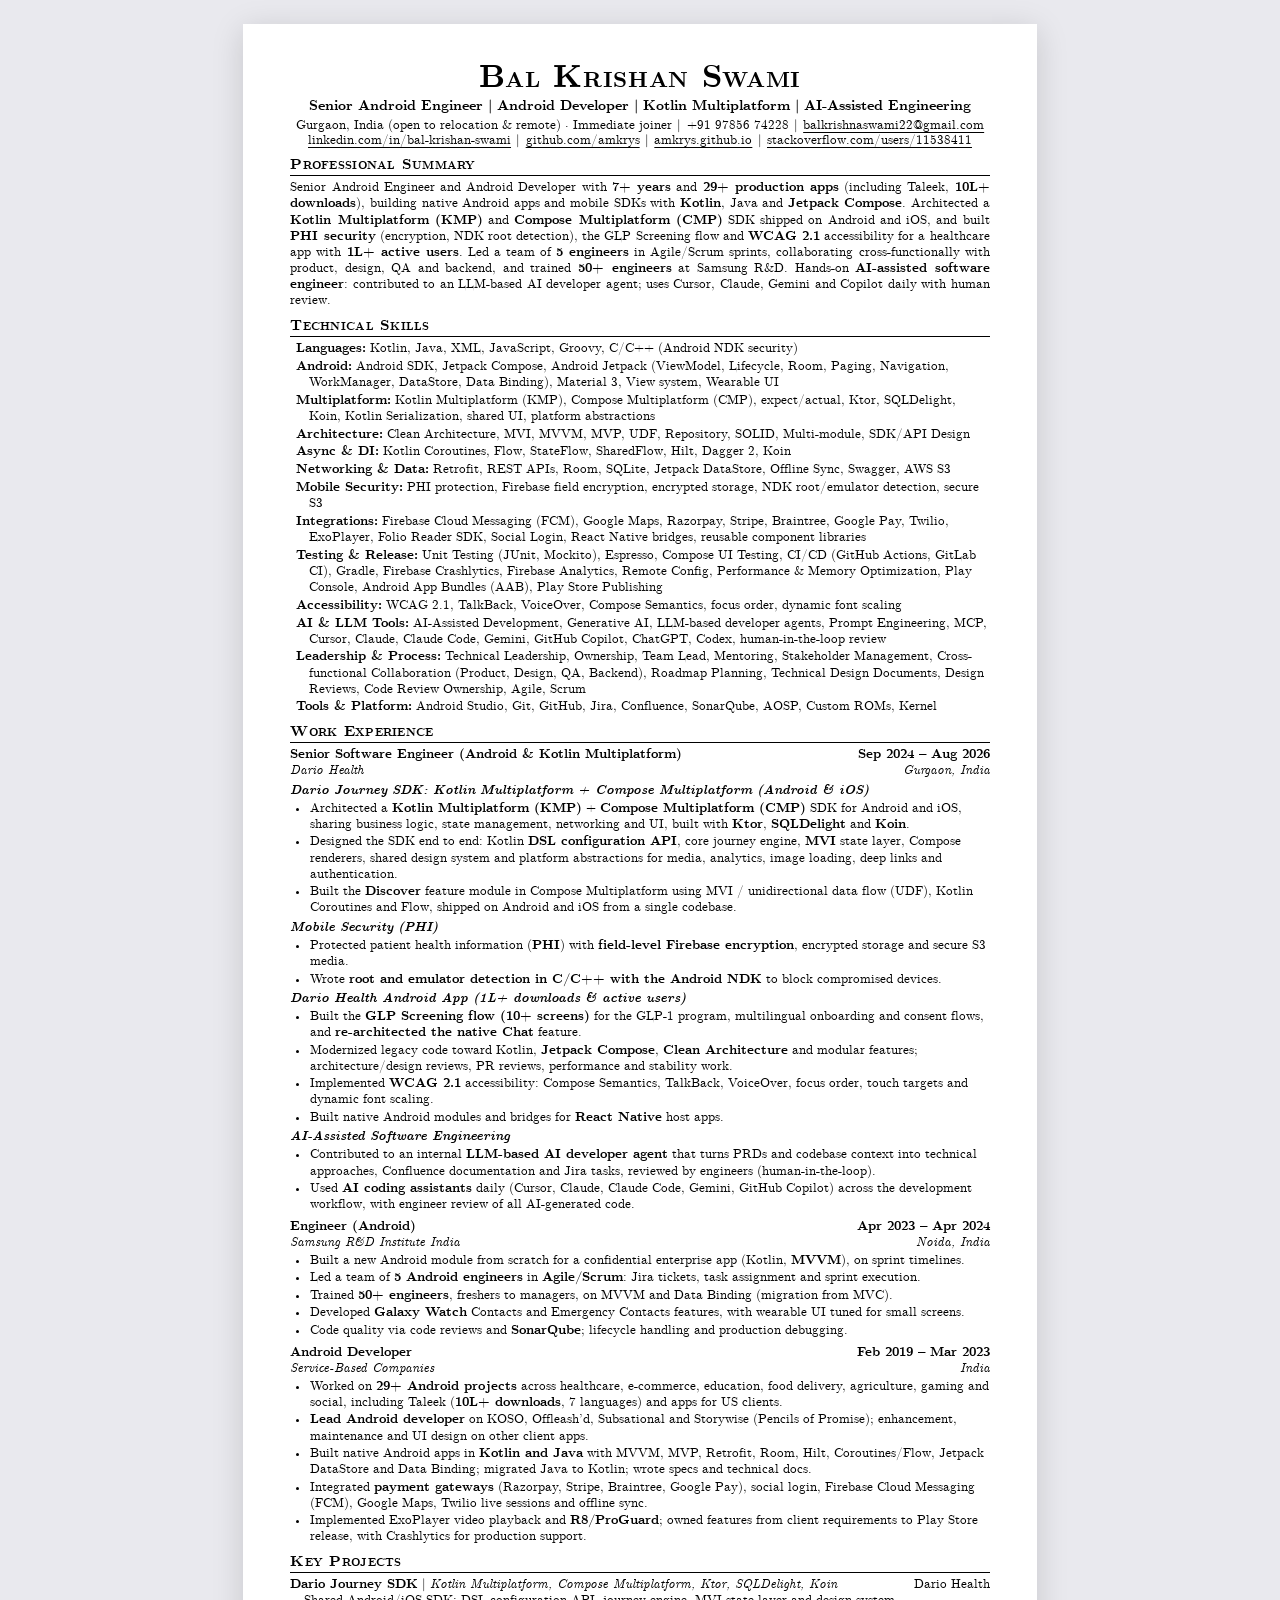
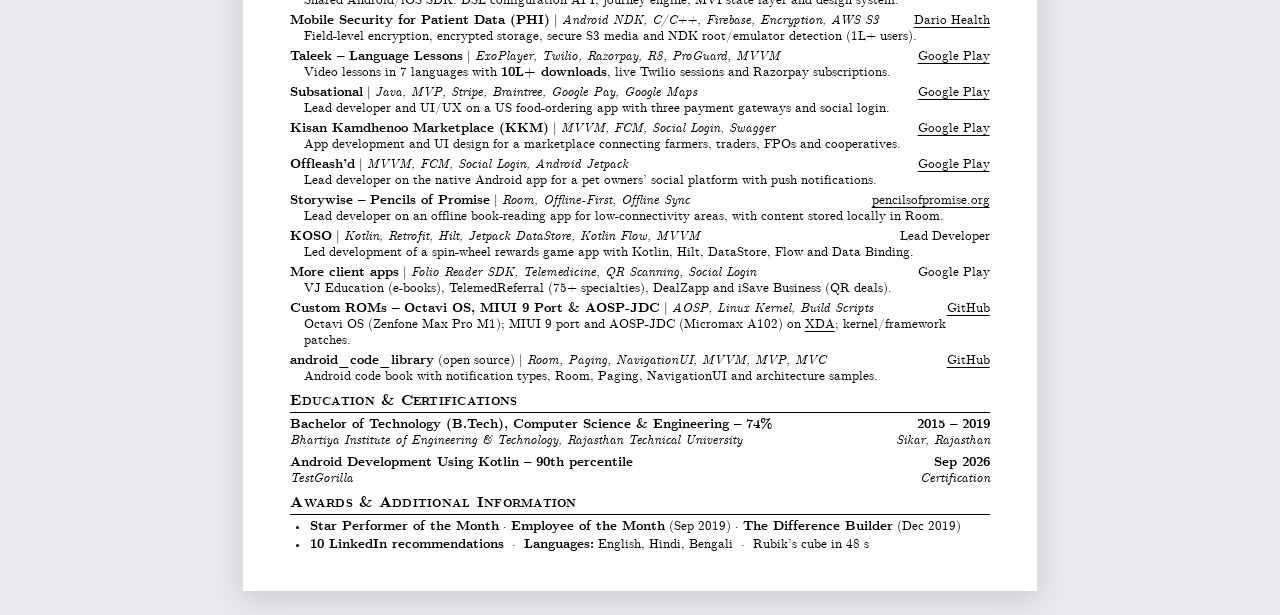
<file: resume/master.html>
<!DOCTYPE html>
<html lang="en">
<head>
<meta charset="utf-8">
<meta name="viewport" content="width=device-width, initial-scale=1">
<title>Bal Krishan Swami – Senior Android Engineer – Resume</title>
<meta name="author" content="Bal Krishan Swami">
<meta name="description" content="Senior Android Engineer / Senior Android Developer resume: Kotlin, Jetpack Compose, Kotlin Multiplatform, Compose Multiplatform, mobile SDKs, AI-assisted engineering, Agile/Scrum team lead.">
<meta name="robots" content="noindex">
<style>
    /* Computer Modern, same face as the LaTeX template */
    @font-face { font-family: "CMU Serif"; src: url("fonts/cmunrm.woff") format("woff"); font-weight: 400; font-style: normal; }
    @font-face { font-family: "CMU Serif"; src: url("fonts/cmunbx.woff") format("woff"); font-weight: 700; font-style: normal; }
    @font-face { font-family: "CMU Serif"; src: url("fonts/cmunti.woff") format("woff"); font-weight: 400; font-style: italic; }
    @font-face { font-family: "CMU Serif"; src: url("fonts/cmunbi.woff") format("woff"); font-weight: 700; font-style: italic; }

    @page { size: A4; margin: 9mm 12.5mm 9mm; }

    * { box-sizing: border-box; }
    html { -webkit-print-color-adjust: exact; print-color-adjust: exact; }
    body {
        margin: 0; color: #000; background: #fff;
        font-family: "CMU Serif", "Latin Modern Roman", "Times New Roman", serif;
        font-size: 10.1pt; line-height: 1.2;
        /* ATS: no ligatures, so "fi", "fl", "ffl" extract as plain letters */
        font-variant-ligatures: none; font-feature-settings: "liga" 0, "clig" 0, "dlig" 0;
        hyphens: none;
    }
    .page { max-width: 185mm; margin: 0 auto; }
    @media screen { body { background: #e9e9ee; } .page { background: #fff; padding: 10mm 12.5mm; margin: 24px auto; box-shadow: 0 6px 30px rgba(0,0,0,.15); max-width: 210mm; } }

    a { color: inherit; text-decoration: none; }
    .nw { white-space: nowrap; }
    .u { text-decoration: underline; text-underline-offset: 2pt; text-decoration-thickness: .5pt; }

    /* ---------- header ---------- */
    header { text-align: center; margin-bottom: 2pt; }
    h1 { font-size: 24pt; font-weight: 700; font-variant: small-caps; letter-spacing: .5pt; margin: 0; line-height: 1.05; }
    .headline { margin: 2pt 0 2.5pt; font-size: 10.2pt; font-weight: 700; }
    .contact { margin: 0; font-size: 9.4pt; }
    .contact .sep { margin: 0 4pt; }

    /* ---------- sections ---------- */
    h2 {
        font-size: 11.6pt; font-weight: 700; font-variant: small-caps; letter-spacing: .2pt;
        margin: 6pt 0 2.5pt; padding-bottom: .5pt; border-bottom: .6pt solid #000;
        break-after: avoid;
    }
    h3.group { font-size: 10pt; font-style: italic; font-weight: 700; margin: 3pt 0 0; break-after: avoid; }
    .entry { margin-bottom: 4.5pt; }
    .entry-head { break-inside: avoid; break-after: avoid; }
    .row { display: flex; justify-content: space-between; align-items: baseline; gap: 10pt; }
    .row b { font-weight: 700; }
    .row .r { text-align: right; white-space: nowrap; }
    .sub { font-style: italic; }
    ul { margin: 1pt 0 0; padding-left: 14pt; }
    li { margin: 0 0 1pt; padding-left: 1pt; break-inside: avoid; }
    li::marker { font-size: 8pt; }
    p { margin: 0; }
    .summary { text-align: justify; }

    /* core competencies: plain list laid out in three columns (reads fine as text) */
    .competencies { columns: 3; column-gap: 14pt; margin: 1pt 0 0; padding-left: 14pt; }
    .competencies li { margin-bottom: .6pt; }

    .proj { margin-bottom: 2.6pt; break-inside: avoid; }
    .proj .tech { font-style: italic; }
    .proj .r { font-size: 9.6pt; }
    .proj p { padding-left: 10pt; }

    .skills { margin: 0; padding-left: 4pt; }
    .skills p { margin-bottom: 1.2pt; padding-left: 10pt; text-indent: -10pt; }
    .skills b { font-weight: 700; }
</style>
</head>
<body>
<main class="page">

    <header>
        <h1>Bal Krishan Swami</h1>
        <p class="headline">Senior Android Engineer | Android Developer | Kotlin Multiplatform | AI-Assisted Engineering</p>
        <p class="contact">
            Gurgaon, India (open to relocation &amp; remote) · Immediate joiner<span class="sep">|</span><a href="tel:+919785674228">+91 97856 74228</a><span class="sep">|</span><a class="u" href="mailto:balkrishnaswami22@gmail.com">balkrishnaswami22@gmail.com</a><br>
            <a class="u" href="https://www.linkedin.com/in/bal-krishan-swami/">linkedin.com/in/bal-krishan-swami</a><span class="sep">|</span><a class="u" href="https://github.com/amkrys">github.com/amkrys</a><span class="sep">|</span><a class="u" href="https://amkrys.github.io/">amkrys.github.io</a><span class="sep">|</span><a class="u" href="https://stackoverflow.com/users/11538411/krishna">stackoverflow.com/users/11538411</a>
        </p>
    </header>

    <section>
        <h2>Professional Summary</h2>
        <p class="summary">
            Senior Android Engineer and Android Developer with <b>7+ years</b> and <b>29+ production apps</b> (including Taleek, <b>10L+ downloads</b>), building native Android apps and mobile SDKs with <b>Kotlin</b>, Java and <b>Jetpack Compose</b>. Architected a <b>Kotlin Multiplatform (KMP)</b> and
            <b>Compose Multiplatform (CMP)</b> SDK shipped on Android and iOS, and built <b>PHI security</b> (encryption, NDK root detection), the GLP Screening flow and <b>WCAG 2.1</b> accessibility for a healthcare app with <b>1L+ active users</b>.
            Led a team of <b>5 engineers</b> in Agile/Scrum sprints, collaborating cross-functionally with product, design, QA and backend, and trained <b>50+ engineers</b> at Samsung R&amp;D.
            Hands-on <b><span class="nw">AI-assisted</span> software engineer</b>: contributed to an <span class="nw">LLM-based</span> AI developer agent; uses Cursor, Claude, Gemini and Copilot daily with human review.
        </p>
    </section>

    <section>
        <h2>Technical Skills</h2>
        <div class="skills">
            <p><b>Languages:</b> Kotlin, Java, XML, JavaScript, Groovy, C/C++ (Android NDK security)</p>
            <p><b>Android:</b> Android SDK, Jetpack Compose, Android Jetpack (ViewModel, Lifecycle, Room, Paging, Navigation, WorkManager, DataStore, Data Binding), Material 3, View system, Wearable UI</p>
            <p><b>Multiplatform:</b> Kotlin Multiplatform (KMP), Compose Multiplatform (CMP), expect/actual, Ktor, SQLDelight, Koin, Kotlin Serialization, shared UI, platform abstractions</p>
            <p><b>Architecture:</b> Clean Architecture, MVI, MVVM, MVP, UDF, Repository, SOLID, <span class="nw">Multi-module</span>, SDK/API Design</p>
            <p><b>Async &amp; DI:</b> Kotlin Coroutines, Flow, StateFlow, SharedFlow, Hilt, Dagger 2, Koin</p>
            <p><b>Networking &amp; Data:</b> Retrofit, REST APIs, Room, SQLite, Jetpack DataStore, Offline Sync, Swagger, AWS S3</p>
            <p><b>Mobile Security:</b> PHI protection, Firebase field encryption, encrypted storage, NDK root/emulator detection, secure S3</p>
            <p><b>Integrations:</b> Firebase Cloud Messaging (FCM), Google Maps, Razorpay, Stripe, Braintree, Google Pay, Twilio, ExoPlayer, Folio Reader SDK, Social Login, React Native bridges, reusable component libraries</p>
            <p><b>Testing &amp; Release:</b> Unit Testing (JUnit, Mockito), Espresso, Compose UI Testing, CI/CD (GitHub Actions, GitLab CI), Gradle, Firebase Crashlytics, Firebase Analytics, Remote Config, Performance &amp; Memory Optimization, Play Console, Android App Bundles (AAB), Play Store Publishing</p>
            <p><b>Accessibility:</b> WCAG 2.1, TalkBack, VoiceOver, Compose Semantics, focus order, dynamic font scaling</p>
            <p><b>AI &amp; LLM Tools:</b> <span class="nw">AI-Assisted</span> Development, Generative AI, <span class="nw">LLM-based</span> developer agents, Prompt Engineering, MCP, Cursor, Claude, Claude Code, Gemini, GitHub Copilot, ChatGPT, Codex, <span class="nw">human-in-the-loop</span> review</p>
            <p><b>Leadership &amp; Process:</b> Technical Leadership, Ownership, Team Lead, Mentoring, Stakeholder Management, Cross-functional Collaboration (Product, Design, QA, Backend), Roadmap Planning, Technical Design Documents, Design Reviews, Code Review Ownership, Agile, Scrum</p>
            <p><b>Tools &amp; Platform:</b> Android Studio, Git, GitHub, Jira, Confluence, SonarQube, AOSP, Custom ROMs, Kernel</p>
        </div>
    </section>

    <section>
        <h2>Work Experience</h2>

        <div class="entry">
            <div class="entry-head">
                <div class="row"><b>Senior Software Engineer (Android &amp; Kotlin Multiplatform)</b><b class="r">Sep 2024 – Aug 2026</b></div>
                <div class="row sub"><span>Dario Health</span><span class="r">Gurgaon, India</span></div>
            </div>

            <h3 class="group">Dario Journey SDK: Kotlin Multiplatform + Compose Multiplatform (Android &amp; iOS)</h3>
            <ul>
                <li>Architected a <b>Kotlin Multiplatform (KMP)</b> + <b>Compose Multiplatform (CMP)</b> SDK for Android and iOS, sharing business logic, state management, networking and UI, built with <b>Ktor</b>, <b>SQLDelight</b> and <b>Koin</b>.</li>
                <li>Designed the SDK end to end: Kotlin <b>DSL configuration API</b>, core journey engine, <b>MVI</b> state layer, Compose renderers, shared design system and platform abstractions for media, analytics, image loading, deep links and authentication.</li>
                <li>Built the <b>Discover</b> feature module in Compose Multiplatform using MVI / unidirectional data flow (UDF), Kotlin Coroutines and Flow, shipped on Android and iOS from a single codebase.</li>
            </ul>

            <h3 class="group">Mobile Security (PHI)</h3>
            <ul>
                <li>Protected patient health information (<b>PHI</b>) with <b>field-level Firebase encryption</b>, encrypted storage and secure S3 media.</li>
                <li>Wrote <b>root and emulator detection in C/C++ with the Android NDK</b> to block compromised devices.</li>
            </ul>

            <h3 class="group">Dario Health Android App (1L+ downloads &amp; active users)</h3>
            <ul>
                <li>Built the <b>GLP Screening flow (10+ screens)</b> for the GLP-1 program, multilingual onboarding and consent flows, and <b>re-architected the native Chat</b> feature.</li>
                <li>Modernized legacy code toward Kotlin, <b>Jetpack Compose</b>, <b>Clean Architecture</b> and modular features; architecture/design reviews, PR reviews, performance and stability work.</li>
                <li>Implemented <b>WCAG 2.1</b> accessibility: Compose Semantics, TalkBack, VoiceOver, focus order, touch targets and dynamic font scaling.</li>
                <li>Built native Android modules and bridges for <b>React Native</b> host apps.</li>
            </ul>

            <h3 class="group">AI-Assisted Software Engineering</h3>
            <ul>
                <li>Contributed to an internal <b>LLM-based AI developer agent</b> that turns PRDs and codebase context into technical approaches, Confluence documentation and Jira tasks, reviewed by engineers <span class="nw">(human-in-the-loop)</span>.</li>
                <li>Used <b>AI coding assistants</b> daily (Cursor, Claude, Claude Code, Gemini, GitHub Copilot) across the development workflow, with engineer review of all <span class="nw">AI-generated</span> code.</li>
            </ul>
        </div>

        <div class="entry">
            <div class="entry-head">
                <div class="row"><b>Engineer (Android)</b><b class="r">Apr 2023 – Apr 2024</b></div>
                <div class="row sub"><span>Samsung R&amp;D Institute India</span><span class="r">Noida, India</span></div>
            </div>
            <ul>
                <li>Built a new Android module from scratch for a confidential enterprise app (Kotlin, <b>MVVM</b>), on sprint timelines.</li>
                <li>Led a team of <b>5 Android engineers</b> in <b>Agile/Scrum</b>: Jira tickets, task assignment and sprint execution.</li>
                <li>Trained <b>50+ engineers</b>, freshers to managers, on MVVM and Data Binding (migration from MVC).</li>
                <li>Developed <b>Galaxy Watch</b> Contacts and Emergency Contacts features, with wearable UI tuned for small screens.</li>
                <li>Code quality via code reviews and <b>SonarQube</b>; lifecycle handling and production debugging.</li>
            </ul>
        </div>

        <div class="entry">
            <div class="entry-head">
                <div class="row"><b>Android Developer</b><b class="r">Feb 2019 – Mar 2023</b></div>
                <div class="row sub"><span>Service-Based Companies</span><span class="r">India</span></div>
            </div>
            <ul>
                <li>Worked on <b>29+ Android projects</b> across healthcare, e-commerce, education, food delivery, agriculture, gaming and social, including Taleek (<b>10L+ downloads</b>, 7 languages) and apps for US clients.</li>
                <li><b>Lead Android developer</b> on KOSO, Offleash’d, Subsational and Storywise (Pencils of Promise); enhancement, maintenance and UI design on other client apps.</li>
                <li>Built native Android apps in <b>Kotlin and Java</b> with MVVM, MVP, Retrofit, Room, Hilt, Coroutines/Flow, Jetpack DataStore and Data Binding; migrated Java to Kotlin; wrote specs and technical docs.</li>
                <li>Integrated <b>payment gateways</b> (Razorpay, Stripe, Braintree, Google Pay), social login, Firebase Cloud Messaging (FCM), Google Maps, Twilio live sessions and offline sync.</li>
                <li>Implemented ExoPlayer video playback and <b>R8/ProGuard</b>; owned features from client requirements to Play Store release, with Crashlytics for production support.</li>
            </ul>
        </div>
    </section>

    <section>
        <h2>Key Projects</h2>

        <div class="proj">
            <div class="row"><span><b>Dario Journey SDK</b> | <span class="tech">Kotlin Multiplatform, Compose Multiplatform, Ktor, SQLDelight, Koin</span></span><span class="r">Dario Health</span></div>
            <p>Shared Android/iOS SDK: DSL configuration API, journey engine, MVI state layer and design system.</p>
        </div>
        <div class="proj">
            <div class="row"><span><b>Mobile Security for Patient Data (PHI)</b> | <span class="tech">Android NDK, C/C++, Firebase, Encryption, AWS S3</span></span><a class="r u" href="https://play.google.com/store/apps/details?id=com.labstyle.darioandroid">Dario Health</a></div>
            <p>Field-level encryption, encrypted storage, secure S3 media and NDK root/emulator detection (1L+ users).</p>
        </div>
        <div class="proj">
            <div class="row"><span><b>Taleek – Language Lessons</b> | <span class="tech">ExoPlayer, Twilio, Razorpay, R8, ProGuard, MVVM</span></span><a class="r u" href="https://play.google.com/store/apps/details?id=com.taleek.app">Google Play</a></div>
            <p>Video lessons in 7 languages with <b>10L+ downloads</b>, live Twilio sessions and Razorpay subscriptions.</p>
        </div>
        <div class="proj">
            <div class="row"><span><b>Subsational</b> | <span class="tech">Java, MVP, Stripe, Braintree, Google Pay, Google Maps</span></span><a class="r u" href="https://play.google.com/store/apps/details?id=com.subseats">Google Play</a></div>
            <p>Lead developer and UI/UX on a US food-ordering app with three payment gateways and social login.</p>
        </div>
        <div class="proj">
            <div class="row"><span><b>Kisan Kamdhenoo Marketplace (KKM)</b> | <span class="tech">MVVM, FCM, Social Login, Swagger</span></span><a class="r u" href="https://play.google.com/store/apps/details?id=com.kipl.kkm">Google Play</a></div>
            <p>App development and UI design for a marketplace connecting farmers, traders, FPOs and cooperatives.</p>
        </div>
        <div class="proj">
            <div class="row"><span><b>Offleash’d</b> | <span class="tech">MVVM, FCM, Social Login, Android Jetpack</span></span><a class="r u" href="https://play.google.com/store/apps/details?id=com.offleashd">Google Play</a></div>
            <p>Lead developer on the native Android app for a pet owners’ social platform with push notifications.</p>
        </div>
        <div class="proj">
            <div class="row"><span><b>Storywise – Pencils of Promise</b> | <span class="tech">Room, Offline-First, Offline Sync</span></span><a class="r u" href="https://pencilsofpromise.org/">pencilsofpromise.org</a></div>
            <p>Lead developer on an offline book-reading app for low-connectivity areas, with content stored locally in Room.</p>
        </div>
        <div class="proj">
            <div class="row"><span><b>KOSO</b> | <span class="tech">Kotlin, Retrofit, Hilt, Jetpack DataStore, Kotlin Flow, MVVM</span></span><span class="r">Lead Developer</span></div>
            <p>Led development of a spin-wheel rewards game app with Kotlin, Hilt, DataStore, Flow and Data Binding.</p>
        </div>
        <div class="proj">
            <div class="row"><span><b>More client apps</b> | <span class="tech">Folio Reader SDK, Telemedicine, QR Scanning, Social Login</span></span><span class="r">Google Play</span></div>
            <p>VJ Education (e-books), TelemedReferral (75+ specialties), DealZapp and iSave Business (QR deals).</p>
        </div>
        <div class="proj">
            <div class="row"><span><b>Custom ROMs – Octavi OS, MIUI 9 Port &amp; AOSP-JDC</b> | <span class="tech">AOSP, Linux Kernel, Build Scripts</span></span><a class="r u" href="https://github.com/amkrys/device_asus_X00TD">GitHub</a></div>
            <p>Octavi OS (Zenfone Max Pro M1); MIUI 9 port and AOSP-JDC (Micromax A102) on <a class="u" href="https://xdaforums.com/t/miui9-ported-for-micromax-a102-mt6572.3694109/">XDA</a>; kernel/framework patches.</p>
        </div>
        <div class="proj">
            <div class="row"><span><b>android_code_library</b> (open source) | <span class="tech">Room, Paging, NavigationUI, MVVM, MVP, MVC</span></span><a class="r u" href="https://github.com/amkrys/android_code_library">GitHub</a></div>
            <p>Android code book with notification types, Room, Paging, NavigationUI and architecture samples.</p>
        </div>
    </section>

    <section>
        <h2>Education &amp; Certifications</h2>
        <div class="entry">
            <div class="row"><b>Bachelor of Technology (B.Tech), Computer Science &amp; Engineering – 74%</b><b class="r">2015 – 2019</b></div>
            <div class="row sub"><span>Bhartiya Institute of Engineering &amp; Technology, Rajasthan Technical University</span><span class="r">Sikar, Rajasthan</span></div>
        </div>
        <div class="entry">
            <div class="row"><b>Android Development Using Kotlin – 90th percentile</b><b class="r">Sep 2026</b></div>
            <div class="row sub"><span>TestGorilla</span><span class="r">Certification</span></div>
        </div>
    </section>

    <section>
        <h2>Awards &amp; Additional Information</h2>
        <ul>
            <li><b>Star Performer of the Month</b> · <b>Employee of the Month</b> (Sep 2019) · <b>The Difference Builder</b> (Dec 2019)</li>
            <li><b>10 LinkedIn recommendations</b> &nbsp;·&nbsp; <b>Languages:</b> English, Hindi, Bengali &nbsp;·&nbsp; Rubik’s cube in 48 s</li>
        </ul>
    </section>

</main>
</body>
</html>
</file>
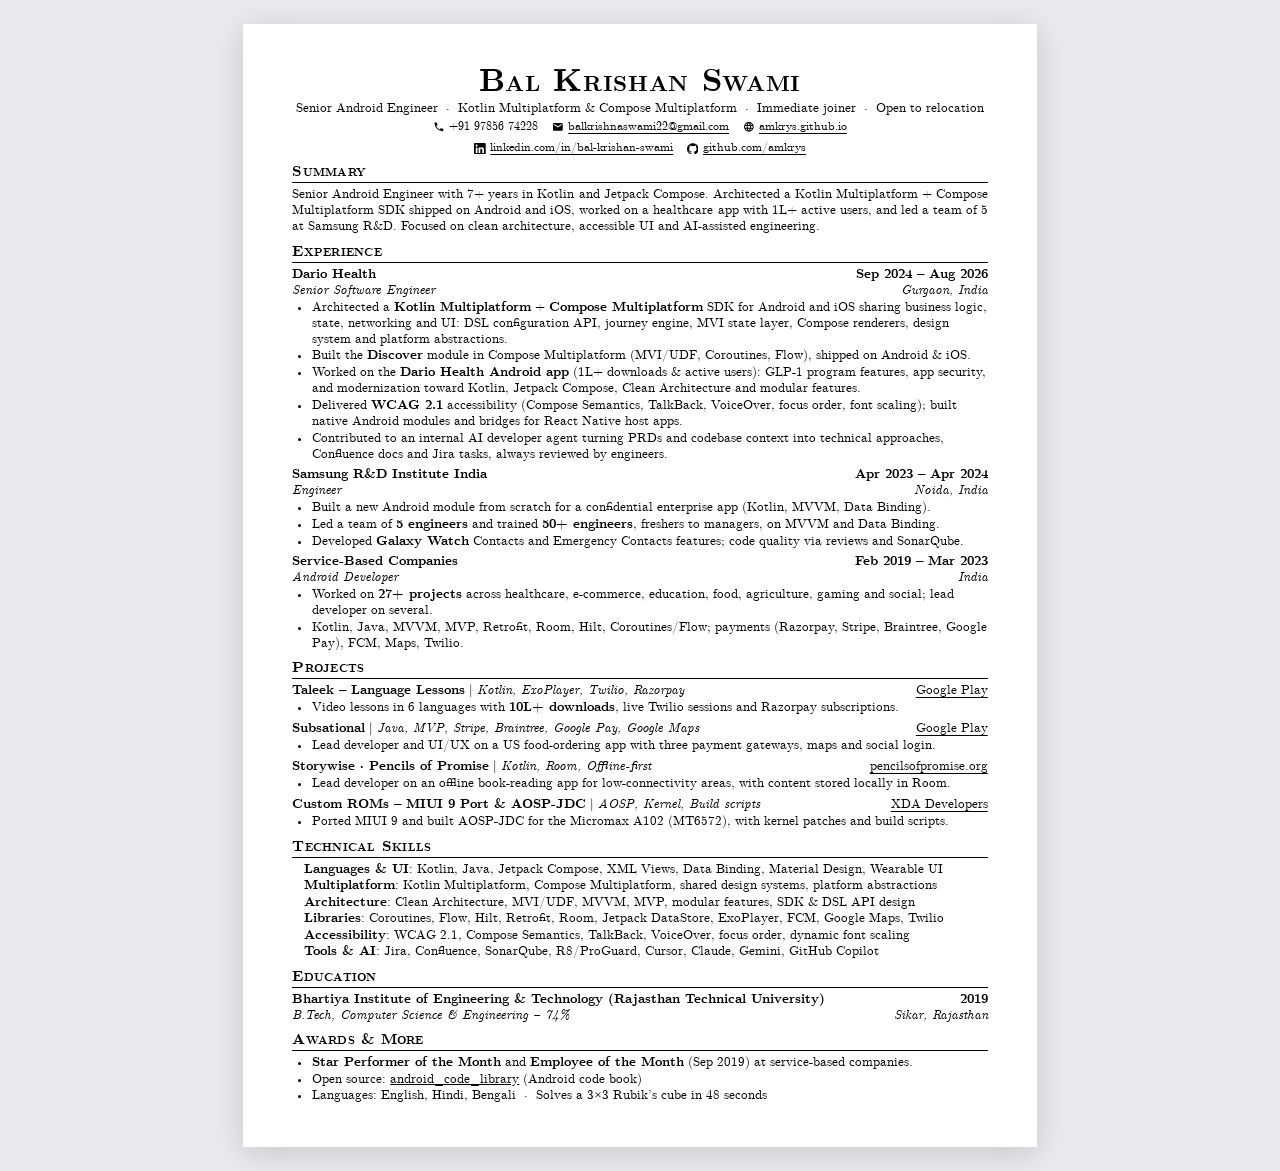
<file: resume/resume.html>
<!DOCTYPE html>
<html lang="en">
<head>
<meta charset="utf-8">
<meta name="viewport" content="width=device-width, initial-scale=1">
<title>Bal Krishan Swami – Resume</title>
<meta name="robots" content="noindex">
<style>
    /* Computer Modern, same face as the LaTeX template */
    @font-face { font-family: "CMU Serif"; src: url("fonts/cmunrm.woff") format("woff"); font-weight: 400; font-style: normal; }
    @font-face { font-family: "CMU Serif"; src: url("fonts/cmunbx.woff") format("woff"); font-weight: 700; font-style: normal; }
    @font-face { font-family: "CMU Serif"; src: url("fonts/cmunti.woff") format("woff"); font-weight: 400; font-style: italic; }
    @font-face { font-family: "CMU Serif"; src: url("fonts/cmunbi.woff") format("woff"); font-weight: 700; font-style: italic; }

    @page { size: A4; margin: 9mm 12mm 8mm; }

    * { box-sizing: border-box; }
    html { -webkit-print-color-adjust: exact; print-color-adjust: exact; }
    body {
        margin: 0; color: #000; background: #fff;
        font-family: "CMU Serif", "Latin Modern Roman", "Times New Roman", serif;
        font-size: 10pt; line-height: 1.2;
    }
    .page { max-width: 184mm; margin: 0 auto; }
    @media screen { body { background: #e9e9ee; } .page { background: #fff; padding: 11mm 13mm; margin: 24px auto; box-shadow: 0 6px 30px rgba(0,0,0,.15); max-width: 210mm; } }

    a { color: inherit; text-decoration: none; }

    /* ---------- header ---------- */
    header { text-align: center; margin-bottom: 4pt; }
    h1 { font-size: 24pt; font-weight: 700; font-variant: small-caps; letter-spacing: .5pt; margin: 0; line-height: 1.05; }
    .tagline { margin: 1.5pt 0 2.5pt; font-size: 9.6pt; }
    .contact { display: flex; flex-wrap: wrap; justify-content: center; gap: 2.5pt 10pt; font-size: 9.2pt; }
    .contact .break { flex-basis: 100%; height: 0; }
    .contact a, .contact span { display: inline-flex; align-items: center; gap: 3.5pt; }
    .contact a .t { text-decoration: underline; text-underline-offset: 2pt; text-decoration-thickness: .5pt; }
    .ico { width: 8.8pt; height: 8.8pt; flex: none; fill: #000; }

    /* ---------- sections ---------- */
    h2 {
        font-size: 11.6pt; font-weight: 700; font-variant: small-caps; letter-spacing: .2pt;
        margin: 5.5pt 0 3pt; padding-bottom: .5pt; border-bottom: .6pt solid #000;
    }
    .entry { margin-bottom: 3.5pt; break-inside: avoid; }
    .row { display: flex; justify-content: space-between; align-items: baseline; gap: 10pt; }
    .row b { font-weight: 700; }
    .row .r { text-align: right; white-space: nowrap; }
    .sub { font-style: italic; font-size: 9.6pt; }
    ul { margin: 1pt 0 0; padding-left: 14pt; }
    li { margin: 0 0 .6pt; padding-left: 1pt; }
    li::marker { font-size: 8pt; }
    .summary { margin: 0 0 1pt; text-align: justify; }

    .proj .row { justify-content: space-between; }
    .proj .tech { font-style: italic; }
    .proj .r a { text-decoration: underline; text-underline-offset: 2pt; text-decoration-thickness: .5pt; font-size: 9.9pt; }

    .skills { margin: 0; padding-left: 9pt; }
    .skills div { margin-bottom: .4pt; }
    .skills b { font-weight: 700; }
</style>
</head>
<body>
<main class="page">

    <header>
        <h1>Bal Krishan Swami</h1>
        <p class="tagline">Senior Android Engineer &nbsp;·&nbsp; Kotlin Multiplatform &amp; Compose Multiplatform &nbsp;·&nbsp; Immediate joiner &nbsp;·&nbsp; Open to relocation</p>
        <div class="contact">
            <a href="tel:+919785674228"><svg class="ico" viewBox="0 0 24 24"><path d="M6.6 10.8a15.1 15.1 0 0 0 6.6 6.6l2.2-2.2a1 1 0 0 1 1-.25 11.4 11.4 0 0 0 3.6.57 1 1 0 0 1 1 1V20a1 1 0 0 1-1 1A17 17 0 0 1 3 4a1 1 0 0 1 1-1h3.5a1 1 0 0 1 1 1c0 1.25.2 2.45.57 3.57a1 1 0 0 1-.25 1L6.6 10.8z"/></svg><span>+91 97856 74228</span></a>
            <a href="mailto:balkrishnaswami22@gmail.com"><svg class="ico" viewBox="0 0 24 24"><path d="M20 4H4a2 2 0 0 0-2 2v12a2 2 0 0 0 2 2h16a2 2 0 0 0 2-2V6a2 2 0 0 0-2-2zm0 4.2-8 5-8-5V6l8 5 8-5v2.2z"/></svg><span class="t">balkrishnaswami22@gmail.com</span></a>
            <a href="https://amkrys.github.io/"><svg class="ico" viewBox="0 0 24 24"><path d="M12 2a10 10 0 1 0 0 20 10 10 0 0 0 0-20zm6.9 6h-2.95a15.7 15.7 0 0 0-1.38-3.56A8 8 0 0 1 18.9 8zM12 4.04A14 14 0 0 1 13.91 8h-3.82A14 14 0 0 1 12 4.04zM4.26 14a8.2 8.2 0 0 1 0-4h3.38a16.5 16.5 0 0 0 0 4H4.26zm.82 2h2.95c.32 1.25.78 2.450 1.38 3.56A8 8 0 0 1 5.08 16zm2.95-8H5.08a8 8 0 0 1 4.33-3.56A15.7 15.7 0 0 0 8.03 8zM12 19.96A14 14 0 0 1 10.09 16h3.82A14 14 0 0 1 12 19.96zM14.34 14H9.66a14.7 14.7 0 0 1 0-4h4.68a14.7 14.7 0 0 1 0 4zm.25 5.56c.6-1.11 1.06-2.31 1.38-3.56h2.95a8 8 0 0 1-4.33 3.56zM16.36 14a16.5 16.5 0 0 0 0-4h3.38a8.2 8.2 0 0 1 0 4h-3.38z"/></svg><span class="t">amkrys.github.io</span></a>
            <span class="break" aria-hidden="true"></span>
            <a href="https://www.linkedin.com/in/bal-krishan-swami/"><svg class="ico" viewBox="0 0 24 24"><path d="M20.447 20.452h-3.554v-5.569c0-1.328-.027-3.037-1.852-3.037-1.853 0-2.136 1.445-2.136 2.939v5.667H9.351V9h3.414v1.561h.046c.477-.9 1.637-1.85 3.37-1.85 3.601 0 4.267 2.37 4.267 5.455v6.286zM5.337 7.433c-1.144 0-2.063-.926-2.063-2.065 0-1.138.92-2.063 2.063-2.063 1.14 0 2.064.925 2.064 2.063 0 1.139-.925 2.065-2.064 2.065zm1.782 13.019H3.555V9h3.564v11.452zM22.225 0H1.771C.792 0 0 .774 0 1.729v20.542C0 23.227.792 24 1.771 24h20.451C23.2 24 24 23.227 24 22.271V1.729C24 .774 23.2 0 22.222 0h.003z"/></svg><span class="t">linkedin.com/in/bal-krishan-swami</span></a>
            <a href="https://github.com/amkrys"><svg class="ico" viewBox="0 0 24 24"><path d="M12 .297c-6.63 0-12 5.373-12 12 0 5.303 3.438 9.8 8.205 11.385.6.113.82-.258.82-.577 0-.285-.01-1.04-.015-2.04-3.338.724-4.042-1.61-4.042-1.61C4.422 18.07 3.633 17.7 3.633 17.7c-1.087-.744.084-.729.084-.729 1.205.084 1.838 1.236 1.838 1.236 1.07 1.835 2.809 1.305 3.495.998.108-.776.417-1.305.76-1.605-2.665-.3-5.466-1.332-5.466-5.93 0-1.31.465-2.38 1.235-3.22-.135-.303-.54-1.523.105-3.176 0 0 1.005-.322 3.3 1.23.96-.267 1.98-.399 3-.405 1.02.006 2.04.138 3 .405 2.28-1.552 3.285-1.23 3.285-1.23.645 1.653.24 2.873.12 3.176.765.84 1.23 1.91 1.23 3.22 0 4.61-2.805 5.625-5.475 5.92.42.36.81 1.096.81 2.22 0 1.606-.015 2.896-.015 3.286 0 .315.21.69.825.57C20.565 22.092 24 17.592 24 12.297c0-6.627-5.373-12-12-12"/></svg><span class="t">github.com/amkrys</span></a>
        </div>
    </header>

    <section>
        <h2>Summary</h2>
        <p class="summary">
            Senior Android Engineer with 7+ years in Kotlin and Jetpack Compose. Architected a Kotlin Multiplatform +
            Compose Multiplatform SDK shipped on Android and iOS, worked on a healthcare app with 1L+ active users, and led a
            team of 5 at Samsung R&amp;D. Focused on clean architecture, accessible UI and AI-assisted engineering.
        </p>
    </section>

    <section>
        <h2>Experience</h2>

        <div class="entry">
            <div class="row"><b>Dario Health</b><b class="r">Sep 2024 – Aug 2026</b></div>
            <div class="row sub"><span>Senior Software Engineer</span><span class="r">Gurgaon, India</span></div>
            <ul>
                <li>Architected a <b>Kotlin Multiplatform</b> + <b>Compose Multiplatform</b> SDK for Android and iOS sharing business logic, state, networking and UI: DSL configuration API, journey engine, MVI state layer, Compose renderers, design system and platform abstractions.</li>
                <li>Built the <b>Discover</b> module in Compose Multiplatform (MVI/UDF, Coroutines, Flow), shipped on Android &amp; iOS.</li>
                <li>Worked on the <b>Dario Health Android app</b> (1L+ downloads &amp; active users): GLP-1 program features, app security, and modernization toward Kotlin, Jetpack Compose, Clean Architecture and modular features.</li>
                <li>Delivered <b>WCAG 2.1</b> accessibility (Compose Semantics, TalkBack, VoiceOver, focus order, font scaling); built native Android modules and bridges for React Native host apps.</li>
                <li>Contributed to an internal AI developer agent turning PRDs and codebase context into technical approaches, Confluence docs and Jira tasks, always reviewed by engineers.</li>
            </ul>
        </div>

        <div class="entry">
            <div class="row"><b>Samsung R&amp;D Institute India</b><b class="r">Apr 2023 – Apr 2024</b></div>
            <div class="row sub"><span>Engineer</span><span class="r">Noida, India</span></div>
            <ul>
                <li>Built a new Android module from scratch for a confidential enterprise app (Kotlin, MVVM, Data Binding).</li>
                <li>Led a team of <b>5 engineers</b> and trained <b>50+ engineers</b>, freshers to managers, on MVVM and Data Binding.</li>
                <li>Developed <b>Galaxy Watch</b> Contacts and Emergency Contacts features; code quality via reviews and SonarQube.</li>
            </ul>
        </div>

        <div class="entry">
            <div class="row"><b>Service-Based Companies</b><b class="r">Feb 2019 – Mar 2023</b></div>
            <div class="row sub"><span>Android Developer</span><span class="r">India</span></div>
            <ul>
                <li>Worked on <b>27+ projects</b> across healthcare, e-commerce, education, food, agriculture, gaming and social; lead developer on several.</li>
                <li>Kotlin, Java, MVVM, MVP, Retrofit, Room, Hilt, Coroutines/Flow; payments (Razorpay, Stripe, Braintree, Google Pay), FCM, Maps, Twilio.</li>
            </ul>
        </div>
    </section>

    <section>
        <h2>Projects</h2>

        <div class="entry proj">
            <div class="row"><span><b>Taleek – Language Lessons</b> | <span class="tech">Kotlin, ExoPlayer, Twilio, Razorpay</span></span><span class="r"><a href="https://play.google.com/store/apps/details?id=com.taleek.app">Google Play</a></span></div>
            <ul><li>Video lessons in 6 languages with <b>10L+ downloads</b>, live Twilio sessions and Razorpay subscriptions.</li></ul>
        </div>
        <div class="entry proj">
            <div class="row"><span><b>Subsational</b> | <span class="tech">Java, MVP, Stripe, Braintree, Google Pay, Google Maps</span></span><span class="r"><a href="https://play.google.com/store/apps/details?id=com.subseats">Google Play</a></span></div>
            <ul><li>Lead developer and UI/UX on a US food-ordering app with three payment gateways, maps and social login.</li></ul>
        </div>
        <div class="entry proj">
            <div class="row"><span><b>Storywise · Pencils of Promise</b> | <span class="tech">Kotlin, Room, Offline-first</span></span><span class="r"><a href="https://pencilsofpromise.org/">pencilsofpromise.org</a></span></div>
            <ul><li>Lead developer on an offline book-reading app for low-connectivity areas, with content stored locally in Room.</li></ul>
        </div>
        <div class="entry proj">
            <div class="row"><span><b>Custom ROMs – MIUI 9 Port &amp; AOSP-JDC</b> | <span class="tech">AOSP, Kernel, Build scripts</span></span><span class="r"><a href="https://xdaforums.com/m/krishnavaishnav.6556823/">XDA Developers</a></span></div>
            <ul><li>Ported MIUI 9 and built AOSP-JDC for the Micromax A102 (MT6572), with kernel patches and build scripts.</li></ul>
        </div>
    </section>

    <section>
        <h2>Technical Skills</h2>
        <div class="skills">
            <div><b>Languages &amp; UI</b>: Kotlin, Java, Jetpack Compose, XML Views, Data Binding, Material Design, Wearable UI</div>
            <div><b>Multiplatform</b>: Kotlin Multiplatform, Compose Multiplatform, shared design systems, platform abstractions</div>
            <div><b>Architecture</b>: Clean Architecture, MVI/UDF, MVVM, MVP, modular features, SDK &amp; DSL API design</div>
            <div><b>Libraries</b>: Coroutines, Flow, Hilt, Retrofit, Room, Jetpack DataStore, ExoPlayer, FCM, Google Maps, Twilio</div>
            <div><b>Accessibility</b>: WCAG 2.1, Compose Semantics, TalkBack, VoiceOver, focus order, dynamic font scaling</div>
            <div><b>Tools &amp; AI</b>: Jira, Confluence, SonarQube, R8/ProGuard, Cursor, Claude, Gemini, GitHub Copilot</div>
        </div>
    </section>

    <section>
        <h2>Education</h2>
        <div class="entry">
            <div class="row"><b>Bhartiya Institute of Engineering &amp; Technology (Rajasthan Technical University)</b><b class="r">2019</b></div>
            <div class="row sub"><span>B.Tech, Computer Science &amp; Engineering – 74%</span><span class="r">Sikar, Rajasthan</span></div>
        </div>
    </section>

    <section>
        <h2>Awards &amp; More</h2>
        <ul>
            <li><b>Star Performer of the Month</b> and <b>Employee of the Month</b> (Sep 2019) at service-based companies.</li>
            <li>Open source: <a href="https://github.com/amkrys/android_code_library"><u>android_code_library</u></a> (Android code book)</li>
            <li>Languages: English, Hindi, Bengali &nbsp;·&nbsp; Solves a 3×3 Rubik’s cube in 48 seconds</li>
        </ul>
    </section>

</main>
</body>
</html>
</file>
<file: assets/css/style.css>
/* ==========================================================================
   Bal Krishan Swami · portfolio
   Plain CSS, no build step. Tokens first, then base, layout, components.
   ========================================================================== */

/* ---------- fonts (self-hosted Montserrat) ---------- */
@font-face { font-family: "Montserrat"; src: url("../fonts/montserrat-regular.woff2") format("woff2"); font-weight: 400; font-style: normal; font-display: swap; }
@font-face { font-family: "Montserrat"; src: url("../fonts/montserrat-medium.woff2") format("woff2"); font-weight: 500; font-style: normal; font-display: swap; }
@font-face { font-family: "Montserrat"; src: url("../fonts/montserrat-semibold.woff2") format("woff2"); font-weight: 600; font-style: normal; font-display: swap; }
@font-face { font-family: "Montserrat"; src: url("../fonts/montserrat-bold.woff2") format("woff2"); font-weight: 700; font-style: normal; font-display: swap; }

/* ---------- tokens ---------- */
:root {
    --kotlin: #7F52FF;
    --font: "Montserrat", system-ui, -apple-system, "Segoe UI", Roboto, sans-serif;

    --container: 1200px;
    --gutter: clamp(1rem, 4vw, 2rem);
    --header-h: 72px;

    --radius-sm: 10px;
    --radius: 16px;
    --radius-lg: 24px;

    --ease: cubic-bezier(.22, .61, .36, 1);
    --t-fast: .2s var(--ease);
    --t: .45s var(--ease);

    --fs-label: .75rem;
    --fs-small: .9rem;
    --fs-body: 1rem;
    --fs-lead: clamp(1.05rem, .98rem + .35vw, 1.25rem);
    --fs-h3: clamp(1.1rem, 1.04rem + .3vw, 1.3rem);
    --fs-h2: clamp(1.9rem, 1.4rem + 2.2vw, 3rem);
    --fs-hero: clamp(2.4rem, 1.4rem + 4.6vw, 5rem);
}

/* Dark is the default theme */
:root,
:root[data-theme="dark"] {
    color-scheme: dark;
    --bg: #0E0D13;
    --bg-alt: #13111A;
    --surface: #1A1823;
    --surface-2: #232031;
    --border: rgba(255, 255, 255, .08);
    --border-strong: rgba(255, 255, 255, .16);
    --text: #BDB8CC;
    --text-strong: #F5F3FB;
    --muted: #938DA6;
    --accent: var(--kotlin);
    --accent-text: #B5A0FF;
    --accent-soft: rgba(127, 82, 255, .16);
    --on-accent: #FFFFFF;
    --shadow: 0 1px 0 rgba(255, 255, 255, .04) inset, 0 20px 40px -24px rgba(0, 0, 0, .6);
    --header-bg: rgba(14, 13, 19, .78);
}

:root[data-theme="light"] {
    color-scheme: light;
    --bg: #F6F5FA;
    --bg-alt: #EEECF6;
    --surface: #FFFFFF;
    --surface-2: #F3F1FA;
    --border: rgba(24, 18, 48, .09);
    --border-strong: rgba(24, 18, 48, .18);
    --text: #4A4658;
    --text-strong: #15121D;
    --muted: #686378;
    --accent: var(--kotlin);
    --accent-text: #5E33EE;
    --accent-soft: rgba(127, 82, 255, .10);
    --on-accent: #FFFFFF;
    --shadow: 0 20px 40px -28px rgba(40, 24, 90, .35);
    --header-bg: rgba(246, 245, 250, .82);
}

/* ---------- base ---------- */
*, *::before, *::after { box-sizing: border-box; }

html {
    -webkit-text-size-adjust: 100%;
    text-size-adjust: 100%;
    scroll-behavior: smooth;
    scroll-padding-top: calc(var(--header-h) + 8px);
}

body {
    margin: 0;
    background: var(--bg);
    color: var(--text);
    font-family: var(--font);
    font-size: var(--fs-body);
    line-height: 1.7;
    -webkit-font-smoothing: antialiased;
    -moz-osx-font-smoothing: grayscale;
    transition: background-color var(--t), color var(--t);
    overflow-x: hidden;
}

h1, h2, h3, h4 { color: var(--text-strong); margin: 0; line-height: 1.15; font-weight: 700; letter-spacing: -.02em; }
h3 { font-size: var(--fs-h3); font-weight: 600; letter-spacing: -.01em; line-height: 1.3; }
p { margin: 0 0 1rem; }
p:last-child { margin-bottom: 0; }
strong { color: var(--text-strong); font-weight: 600; }
ul, ol { margin: 0; padding: 0; list-style: none; }
img { max-width: 100%; height: auto; display: block; }
a { color: var(--accent-text); text-decoration: none; }
a:hover { text-decoration: underline; text-underline-offset: 3px; }

:focus-visible {
    outline: 3px solid var(--accent-text);
    outline-offset: 3px;
    border-radius: 6px;
}

::selection { background: var(--kotlin); color: #fff; }

.sr-only {
    position: absolute !important; width: 1px; height: 1px; padding: 0; margin: -1px;
    overflow: hidden; clip: rect(0 0 0 0); white-space: nowrap; border: 0;
}

.skip-link {
    position: fixed; top: 12px; left: 12px; z-index: 200;
    padding: .7rem 1rem; border-radius: var(--radius-sm);
    background: var(--kotlin); color: #fff; font-weight: 600;
    transform: translateY(-160%); transition: transform var(--t-fast);
}
.skip-link:focus { transform: translateY(0); }

.container {
    width: 100%;
    max-width: var(--container);
    margin-inline: auto;
    padding-inline: var(--gutter);
}

/* inline stroke icons */
.i { width: 1.15em; height: 1.15em; flex: none; fill: none; stroke: currentColor; stroke-width: 2; stroke-linecap: round; stroke-linejoin: round; }

/* brand icons (simple-icons, CC0) drawn with currentColor via mask */
.brand-icon {
    display: inline-block; width: 1.15em; height: 1.15em; flex: none;
    background: currentColor;
    -webkit-mask: var(--icon) center / contain no-repeat;
            mask: var(--icon) center / contain no-repeat;
}
.brand-icon--github        { --icon: url("../icons/github.svg"); }
.brand-icon--linkedin      { --icon: url("../icons/linkedin.svg"); }
.brand-icon--stackoverflow { --icon: url("../icons/stackoverflow.svg"); }
.brand-icon--leetcode      { --icon: url("../icons/leetcode.svg"); }
.brand-icon--xda           { --icon: url("../icons/xdadevelopers.svg"); }
.brand-icon--whatsapp      { --icon: url("../icons/whatsapp.svg"); }
.btn--whatsapp .brand-icon { color: #25D366; }
.btn.btn--whatsapp:hover { border-color: #25D366; color: var(--text-strong); }

/* ---------- buttons ---------- */
.btn {
    display: inline-flex; align-items: center; justify-content: center; gap: .55rem;
    min-height: 48px; padding: .75rem 1.4rem;
    border-radius: 999px; border: 1.5px solid transparent;
    font: inherit; font-size: .9rem; font-weight: 600; letter-spacing: .01em;
    cursor: pointer; text-decoration: none;
    transition: background-color var(--t-fast), border-color var(--t-fast), color var(--t-fast), transform var(--t-fast), box-shadow var(--t-fast);
}
.btn:hover { text-decoration: none; transform: translateY(-2px); }
.btn:active { transform: translateY(0); }
.btn--primary { background: var(--kotlin); color: var(--on-accent); box-shadow: 0 10px 30px -10px rgba(127, 82, 255, .7); }
.btn--primary:hover { background: #6C3DF5; }
.btn--ghost { border-color: var(--border-strong); color: var(--text-strong); background: transparent; }
.btn--ghost:hover { border-color: var(--accent-text); color: var(--accent-text); }
.btn--sm { min-height: 40px; padding: .45rem 1rem; font-size: .82rem; }
.btn--lg { min-height: 52px; padding: .85rem 1.5rem; }

.icon-btn {
    display: inline-grid; place-items: center;
    width: 44px; height: 44px; border-radius: 50%;
    border: 1px solid var(--border-strong); background: transparent; color: var(--text-strong);
    cursor: pointer; transition: border-color var(--t-fast), color var(--t-fast), background-color var(--t-fast);
}
.icon-btn:hover { border-color: var(--accent-text); color: var(--accent-text); }

.text-link { display: inline-flex; align-items: center; gap: .35rem; min-height: 44px; font-weight: 600; font-size: .92rem; }

/* ---------- header ---------- */
.site-header {
    position: fixed; inset: 0 0 auto 0; z-index: 100;
    height: var(--header-h);
    transition: background-color var(--t), border-color var(--t), backdrop-filter var(--t);
    border-bottom: 1px solid transparent;
    color: #fff;
}
.site-header.is-scrolled {
    background: var(--header-bg);
    -webkit-backdrop-filter: saturate(160%) blur(14px);
            backdrop-filter: saturate(160%) blur(14px);
    border-bottom-color: var(--border);
    color: var(--text-strong);
}
.site-header__inner {
    height: 100%; max-width: var(--container); margin-inline: auto; padding-inline: var(--gutter);
    display: flex; align-items: center; gap: 1rem;
}

.brand { display: inline-flex; align-items: center; gap: .7rem; color: inherit; font-weight: 700; letter-spacing: -.01em; margin-right: auto; }
.brand:hover { text-decoration: none; }
.brand__logo { display: block; width: auto; height: 40px; transition: filter var(--t); }
/* The original logo is white; darken it when the header sits on a light background */
:root[data-theme="light"] .site-header.is-scrolled .brand__logo,
:root[data-theme="light"] .site-header.menu-open .brand__logo { filter: brightness(0) opacity(.85); }

.site-nav__list {
    display: flex; gap: .25rem; padding: .3rem;
    border-radius: 999px; border: 1px solid rgba(255, 255, 255, .14);
    background: rgba(10, 8, 18, .35);
    -webkit-backdrop-filter: blur(10px); backdrop-filter: blur(10px);
}
.site-header.is-scrolled .site-nav__list { border-color: var(--border); background: var(--surface); }
.site-nav a {
    display: block; padding: .5rem 1rem; border-radius: 999px;
    color: inherit; font-size: .78rem; font-weight: 600; letter-spacing: .12em; text-transform: uppercase;
    opacity: .82; transition: opacity var(--t-fast), background-color var(--t-fast), color var(--t-fast);
}
.site-nav a:hover { opacity: 1; text-decoration: none; }
.site-nav a[aria-current="true"] { opacity: 1; background: var(--kotlin); color: #fff; }

.site-header__actions { display: flex; align-items: center; gap: .5rem; }
.site-header .icon-btn { color: inherit; border-color: rgba(255, 255, 255, .22); }
.site-header.is-scrolled .icon-btn { border-color: var(--border-strong); }
.site-header .icon-btn:hover { color: var(--accent-text); border-color: var(--accent-text); }
.site-header:not(.is-scrolled) .icon-btn:hover { color: #fff; border-color: #fff; }

.theme-toggle .i--moon { display: none; }
:root[data-theme="light"] .theme-toggle .i--sun { display: none; }
:root[data-theme="light"] .theme-toggle .i--moon { display: block; }

.nav-toggle { display: none; }
.nav-toggle__bars, .nav-toggle__bars::before, .nav-toggle__bars::after {
    display: block; width: 18px; height: 2px; border-radius: 2px; background: currentColor;
    transition: transform var(--t-fast), opacity var(--t-fast);
}
.nav-toggle__bars { position: relative; }
.nav-toggle__bars::before, .nav-toggle__bars::after { content: ""; position: absolute; left: 0; }
.nav-toggle__bars::before { top: -6px; }
.nav-toggle__bars::after { top: 6px; }
.nav-toggle[aria-expanded="true"] .nav-toggle__bars { background: transparent; }
.nav-toggle[aria-expanded="true"] .nav-toggle__bars::before { transform: translateY(6px) rotate(45deg); }
.nav-toggle[aria-expanded="true"] .nav-toggle__bars::after { transform: translateY(-6px) rotate(-45deg); }

@media (max-width: 960px) {
    .brand__logo { height: 34px; }
    .nav-toggle { display: inline-grid; }
    .site-nav {
        position: fixed; inset: var(--header-h) 0 auto 0;
        padding: .75rem var(--gutter) 1.25rem;
        background: var(--bg); border-bottom: 1px solid var(--border);
        color: var(--text-strong);
        transform: translateY(-8px); opacity: 0; visibility: hidden;
        transition: opacity var(--t-fast), transform var(--t-fast), visibility 0s linear .2s;
    }
    .site-nav.is-open { transform: none; opacity: 1; visibility: visible; transition: opacity var(--t-fast), transform var(--t-fast); }
    .site-nav__list { flex-direction: column; border: 0; background: none; padding: 0; border-radius: 0; -webkit-backdrop-filter: none; backdrop-filter: none; }
    .site-header.is-scrolled .site-nav__list { background: none; }
    .site-nav a { padding: .9rem 1rem; font-size: .9rem; border-radius: var(--radius-sm); }
    .site-header.menu-open { background: var(--bg); color: var(--text-strong); border-bottom-color: var(--border); }
    .site-header.menu-open .icon-btn { border-color: var(--border-strong); }
}
@media (max-width: 520px) {
    .header-resume { display: none; }
}

/* ---------- hero ---------- */
.hero {
    position: relative; isolation: isolate;
    min-height: 100vh; min-height: 100svh;
    display: flex; align-items: center;
    padding: calc(var(--header-h) + 3rem) 0 6rem;
    color: #fff; overflow: hidden;
    background: #0B0A10;
}
.hero__bg, .hero__bg img { position: absolute; inset: 0; width: 100%; height: 100%; z-index: -2; }
.hero__bg img { object-fit: cover; object-position: 72% 35%; }
.hero__shade {
    position: absolute; inset: 0; z-index: -1;
    background:
        linear-gradient(90deg, rgba(11, 10, 16, .94) 0%, rgba(11, 10, 16, .78) 38%, rgba(11, 10, 16, .25) 70%, rgba(11, 10, 16, .35) 100%),
        linear-gradient(0deg, var(--bg) 0%, rgba(11, 10, 16, 0) 28%),
        radial-gradient(60% 60% at 10% 90%, rgba(127, 82, 255, .28) 0%, rgba(127, 82, 255, 0) 70%);
}
.hero__content { max-width: var(--container); }
.hero__content > * { max-width: 44rem; }

/* availability chips: two identical pills, icon + label, same height and padding */
.status { display: flex; flex-wrap: wrap; gap: .6rem; margin-bottom: 1.75rem; }
.status__chip {
    display: inline-flex; align-items: center; gap: .55rem;
    height: 38px; padding: 0 1rem 0 .85rem;
    border-radius: 999px;
    border: 1px solid rgba(255, 255, 255, .2);
    background: rgba(255, 255, 255, .08);
    -webkit-backdrop-filter: blur(12px); backdrop-filter: blur(12px);
    color: #fff; font-size: .85rem; font-weight: 600; line-height: 1; letter-spacing: .01em; white-space: nowrap;
}
.status__icon { position: relative; flex: none; width: 16px; height: 16px; display: grid; place-items: center; }
svg.status__icon { fill: #C9B8FF; }

/* green "live" dot with a soft ping */
.status__icon--live::before {
    content: ""; width: 8px; height: 8px; border-radius: 50%;
    background: #3DDC84; box-shadow: 0 0 0 3px rgba(61, 220, 132, .22);
}
.status__icon--live::after {
    content: ""; position: absolute; inset: 2px; border-radius: 50%;
    border: 2px solid #3DDC84; opacity: 0; animation: ping 2.2s var(--ease) infinite;
}
@keyframes ping { 0% { transform: scale(.5); opacity: .8; } 100% { transform: scale(1.5); opacity: 0; } }

.hero__eyebrow {
    margin-bottom: .75rem; color: #C9B8FF;
    font-size: .8rem; font-weight: 700; letter-spacing: .4em; text-transform: uppercase;
}
.hero__title { color: #fff; font-size: var(--fs-hero); line-height: 1.05; letter-spacing: -.035em; margin-bottom: 1.5rem; }
.hero__role {
    display: block; margin-top: .35rem;
    background: linear-gradient(90deg, #B5A0FF 0%, #7F52FF 55%, #C46BFF 100%);
    -webkit-background-clip: text; background-clip: text; color: transparent;
}
.hero__intro { font-size: var(--fs-lead); color: rgba(255, 255, 255, .86); line-height: 1.65; margin-bottom: 2rem; }
.hero__ctas { display: flex; flex-wrap: wrap; gap: .75rem; margin-bottom: 1.75rem; }
.hero .btn--ghost { color: #fff; border-color: rgba(255, 255, 255, .38); }
.hero .btn--ghost:hover { border-color: #fff; color: #fff; background: rgba(255, 255, 255, .08); }
.hero__meta { font-size: .88rem; color: rgba(255, 255, 255, .72); }

.hero__social {
    position: absolute; right: var(--gutter); top: 50%; transform: translateY(-50%);
    display: flex; flex-direction: column; gap: .5rem;
}
.hero__social a {
    position: relative; display: grid; place-items: center;
    width: 44px; height: 44px; border-radius: 50%;
    color: #fff; background: rgba(11, 10, 16, .4);
    border: 1px solid rgba(255, 255, 255, .2);
    -webkit-backdrop-filter: blur(6px); backdrop-filter: blur(6px);
    transition: background-color var(--t-fast), border-color var(--t-fast);
}
.hero__social a:hover { background: var(--kotlin); border-color: var(--kotlin); text-decoration: none; }
.hero__social-label {
    position: absolute; right: calc(100% + .6rem); top: 50%; transform: translate(6px, -50%);
    padding: .25rem .6rem; border-radius: 6px; white-space: nowrap;
    background: #fff; color: #15121D; font-size: .75rem; font-weight: 600;
    opacity: 0; pointer-events: none; transition: opacity var(--t-fast), transform var(--t-fast);
}
.hero__social a:hover .hero__social-label,
.hero__social a:focus-visible .hero__social-label { opacity: 1; transform: translate(0, -50%); }

.hero__scroll {
    position: absolute; left: 50%; bottom: 1.5rem; transform: translateX(-50%);
    display: flex; flex-direction: column; align-items: center; gap: .6rem;
    color: rgba(255, 255, 255, .75); font-size: .75rem; font-weight: 600; letter-spacing: .3em; text-transform: uppercase;
}
.hero__scroll:hover { color: #fff; text-decoration: none; }
.hero__scroll-line { width: 1px; height: 40px; background: linear-gradient(rgba(255, 255, 255, .8), rgba(255, 255, 255, 0)); animation: drip 2s var(--ease) infinite; transform-origin: top; }
@keyframes drip { 0% { transform: scaleY(0); } 50% { transform: scaleY(1); } 100% { transform: scaleY(1); opacity: 0; } }

@media (max-width: 760px) {
    .hero { align-items: flex-end; padding-bottom: 4.5rem; }
    .hero__bg img { object-position: 78% 30%; }
    .hero__shade {
        background:
            linear-gradient(0deg, rgba(11, 10, 16, .97) 0%, rgba(11, 10, 16, .88) 50%, rgba(11, 10, 16, .7) 80%, rgba(11, 10, 16, .78) 100%),
            radial-gradient(80% 50% at 0% 100%, rgba(127, 82, 255, .3) 0%, rgba(127, 82, 255, 0) 70%);
    }
    .hero__social { position: static; transform: none; flex-direction: row; flex-wrap: wrap; margin-top: 1.25rem; padding-inline: var(--gutter); width: 100%; max-width: var(--container); }
    .hero { flex-direction: column; justify-content: flex-end; align-items: stretch; }
    .hero__content { margin-inline: 0; }
    .hero__social-label { display: none; }
    .hero__scroll { display: none; }

    /* tighter hero so the buttons sit within the first screen on phones */
    .hero { padding-top: calc(var(--header-h) + 1.25rem); padding-bottom: 2.5rem; }
    .status { margin-bottom: 1.25rem; }
    .hero__eyebrow { margin-bottom: .5rem; }
    .hero__title { font-size: clamp(2.05rem, 1.2rem + 4.6vw, 2.75rem); margin-bottom: 1rem; }
    .hero__intro { font-size: 1rem; line-height: 1.6; margin-bottom: 1.5rem; }
    .hero__ctas { display: grid; grid-template-columns: 1fr 1fr; gap: .6rem; margin-bottom: 1.25rem; }
    .hero__ctas .btn { padding-inline: .6rem; font-size: .85rem; white-space: nowrap; }
    .hero__ctas .btn--ghost .i { display: none; }
    .hero__ctas .btn--primary { grid-column: 1 / -1; }
    .hero__social { margin-top: 1rem; }
}
@media (max-width: 359px) {
    .hero__ctas { grid-template-columns: 1fr; }
}
/* short phones (e.g. iPhone SE): drop the greeting line to keep the buttons on the first screen */
@media (max-width: 760px) and (max-height: 700px) {
    .hero__eyebrow { display: none; }
    .status { margin-bottom: 1rem; }
}
/* short laptop screens: scale the heading down so the hero fits */
@media (min-width: 761px) and (max-height: 800px) {
    .hero { padding-top: calc(var(--header-h) + 1.5rem); padding-bottom: 3rem; }
    .hero__title { font-size: clamp(2.4rem, 1rem + 4vw, 4rem); margin-bottom: 1.1rem; }
    .status { margin-bottom: 1.25rem; }
    .hero__intro { margin-bottom: 1.5rem; }
}
/* keep text clear of the vertical social icons on tablets and desktops */
@media (min-width: 761px) {
    .hero__content { padding-right: calc(var(--gutter) + 64px); }
}
/* hide the scroll cue on short screens where it would collide with the hero text */
@media (max-height: 960px) {
    .hero__scroll { display: none; }
}

/* ---------- sections ---------- */
.section { position: relative; padding: clamp(4.5rem, 3rem + 6vw, 8rem) 0; }
.section--alt { background: var(--bg-alt); }

.section-header { max-width: 46rem; margin-bottom: clamp(2rem, 1.5rem + 2vw, 3.5rem); }
.section-label {
    display: flex; align-items: center; gap: .75rem;
    margin-bottom: 1rem; color: var(--accent-text);
    font-size: var(--fs-label); font-weight: 700; letter-spacing: .32em; text-transform: uppercase;
}
.section-label::before { content: ""; width: 28px; height: 2px; border-radius: 2px; background: var(--kotlin); }
.section-header h2, .contact h2 { font-size: var(--fs-h2); margin-bottom: 1rem; }
.lead { font-size: var(--fs-lead); color: var(--text); line-height: 1.65; }

.card {
    background: var(--surface);
    border: 1px solid var(--border);
    border-radius: var(--radius);
    padding: clamp(1.25rem, 1rem + 1vw, 1.75rem);
    box-shadow: var(--shadow);
    transition: border-color var(--t-fast), transform var(--t-fast), background-color var(--t);
}

.grid-3.grid-4 { grid-template-columns: repeat(auto-fit, minmax(min(100%, 250px), 1fr)); }
.grid-3 { display: grid; gap: 1.25rem; grid-template-columns: repeat(auto-fit, minmax(min(100%, 300px), 1fr)); }

.chips { display: flex; flex-wrap: wrap; gap: .45rem; }
.chips li {
    padding: .3rem .75rem; border-radius: 999px;
    background: var(--accent-soft); color: var(--text-strong);
    border: 1px solid var(--border);
    font-size: .78rem; font-weight: 500; line-height: 1.5;
}

.ticks li { position: relative; padding-left: 1.4rem; margin-bottom: .6rem; }
.ticks li:last-child { margin-bottom: 0; }
.ticks li::before {
    content: ""; position: absolute; left: 0; top: .62em;
    width: 7px; height: 7px; border-radius: 2px; transform: rotate(45deg);
    background: var(--kotlin);
}

.at { color: var(--muted); font-weight: 500; }

/* ---------- about ---------- */
.about-grid { display: grid; gap: 2rem; grid-template-columns: minmax(0, 1.6fr) minmax(0, 1fr); align-items: start; }
.prose { font-size: 1.05rem; }
.prose p { margin-bottom: 1.25rem; }
.facts__list { margin: 0; display: grid; gap: 1.1rem; }
.facts__list dt { color: var(--muted); font-size: var(--fs-label); font-weight: 700; letter-spacing: .2em; text-transform: uppercase; margin-bottom: .2rem; }
.facts__list dd { margin: 0; color: var(--text-strong); font-weight: 500; line-height: 1.5; }

.stats { display: grid; gap: 1.25rem; grid-template-columns: repeat(4, minmax(0, 1fr)); margin-top: 3rem; }
.stats__item { display: flex; flex-direction: column; gap: .35rem; }
.stats__num {
    font-size: clamp(2.2rem, 1.6rem + 2vw, 3.2rem); font-weight: 700; line-height: 1; letter-spacing: -.03em;
    color: var(--accent-text);
}
.stats__label { color: var(--text); font-size: var(--fs-small); line-height: 1.45; }

.subhead { margin: 4rem 0 1.5rem; font-size: clamp(1.3rem, 1.1rem + .8vw, 1.7rem); }
.principles { display: grid; gap: 1.25rem; grid-template-columns: repeat(auto-fit, minmax(min(100%, 300px), 1fr)); }
.principles h4 { font-size: 1.02rem; font-weight: 600; margin-bottom: .5rem; padding-left: .9rem; border-left: 3px solid var(--kotlin); }
.principles p { font-size: .95rem; }

@media (max-width: 900px) {
    .about-grid { grid-template-columns: 1fr; }
    .stats { grid-template-columns: repeat(2, minmax(0, 1fr)); }
}

/* ---------- timeline ---------- */
.timeline { position: relative; display: grid; gap: 1.75rem; }
.timeline::before {
    content: ""; position: absolute; top: .5rem; bottom: .5rem; left: 13.5rem;
    width: 2px; background: linear-gradient(var(--kotlin), var(--border) 85%);
}
.timeline__item { position: relative; display: grid; grid-template-columns: 12rem minmax(0, 1fr); gap: 3rem; }
.timeline__item::before {
    content: ""; position: absolute; left: calc(13.5rem - 6px); top: 1.85rem;
    width: 14px; height: 14px; border-radius: 50%;
    background: var(--bg-alt); border: 3px solid var(--kotlin);
}
.timeline__meta { padding-top: 1.5rem; text-align: right; }
.timeline__date { color: var(--text-strong); font-weight: 600; font-size: .92rem; margin-bottom: .2rem; }
.timeline__place { color: var(--muted); font-size: var(--fs-small); }
.timeline__body h3 { margin-bottom: 1rem; }
.timeline__body > .text-link { margin-top: .5rem; margin-bottom: -.6rem; }
.exp-group {
    margin: 1.4rem 0 .75rem; padding-top: 1.1rem; border-top: 1px solid var(--border);
    color: var(--accent-text); font-size: var(--fs-label); font-weight: 700; letter-spacing: .18em; text-transform: uppercase;
}
.timeline__body h3 + .exp-group { margin-top: 0; padding-top: 0; border-top: 0; }

@media (max-width: 760px) {
    .timeline::before { left: 6px; }
    .timeline__item { grid-template-columns: 1fr; gap: .5rem; padding-left: 2rem; }
    .timeline__item::before { left: 0; top: .35rem; }
    .timeline__meta { padding-top: 0; text-align: left; display: flex; gap: .75rem; align-items: baseline; flex-wrap: wrap; }
}

/* ---------- featured work ---------- */
.feature { display: grid; grid-template-columns: minmax(0, 1.15fr) minmax(0, 1fr); gap: clamp(1.5rem, 1rem + 3vw, 3rem); align-items: center; margin-bottom: 1.25rem; padding: clamp(1.5rem, 1rem + 2vw, 2.5rem); }
.feature h3 { font-size: clamp(1.35rem, 1.1rem + 1vw, 1.8rem); margin-bottom: 1rem; }
.feature p { margin-bottom: 1.25rem; }
.feature__kicker { color: var(--accent-text); font-size: var(--fs-label); font-weight: 700; letter-spacing: .18em; text-transform: uppercase; margin-bottom: .6rem; }

.arch { margin: 0; display: grid; gap: .5rem; padding: 1.25rem; border-radius: var(--radius); background: var(--surface-2); border: 1px solid var(--border); font-size: .85rem; font-weight: 600; text-align: center; color: var(--text-strong); }
.arch__layer, .arch__row span {
    padding: .7rem .9rem; border-radius: var(--radius-sm);
    background: var(--surface); border: 1px solid var(--border);
}
.arch__row { display: grid; grid-template-columns: 1fr 1fr; gap: .5rem; }
.arch__row--hosts span { background: transparent; border-style: dashed; border-color: var(--border-strong); color: var(--muted); }
.arch__layer:nth-of-type(2) { background: var(--accent-soft); border-color: rgba(127, 82, 255, .45); }
.arch__layer--base small { display: block; margin-top: .2rem; color: var(--muted); font-weight: 500; font-size: .76rem; }

.btn--store { margin-top: 1.5rem; }

.areas { display: grid; grid-template-columns: 1fr 1fr; gap: .6rem; padding: 1.25rem; border-radius: var(--radius); background: var(--surface-2); border: 1px solid var(--border); }
.areas__item { display: grid; gap: .2rem; padding: .9rem 1rem; border-radius: var(--radius-sm); background: var(--surface); border: 1px solid var(--border); }
.areas__item strong { font-size: .92rem; }
.areas__item span { color: var(--text); font-size: .8rem; line-height: 1.45; }
.areas__item--wide { grid-column: 1 / -1; background: var(--accent-soft); border-color: rgba(127, 82, 255, .45); }

.decisions { display: grid; grid-template-columns: repeat(auto-fit, minmax(min(100%, 380px), 1fr)); gap: 1.25rem; margin-bottom: 1.25rem; }
.decision h3 { margin-bottom: 1rem; }
.decision dl { margin: 0; display: grid; gap: .8rem; }
.decision dl > div { display: grid; grid-template-columns: 6.5rem minmax(0, 1fr); gap: 1rem; }
.decision dt { color: var(--muted); font-size: var(--fs-label); font-weight: 700; letter-spacing: .16em; text-transform: uppercase; padding-top: .2rem; }
.decision dd { margin: 0; font-size: .95rem; line-height: 1.55; }
@media (max-width: 520px) {
    .decision dl > div { grid-template-columns: 1fr; gap: .1rem; }
    .areas { grid-template-columns: 1fr; padding: 0; background: none; border: 0; }
    .arch { padding: .75rem; }
}

.project { display: flex; flex-direction: column; }
.project h3 { margin-bottom: .6rem; }
.project p { flex: 1; }
.project .feature__kicker { flex: none; }
.project .chips { margin-top: 1rem; }
.project .text-link { margin-top: .5rem; margin-bottom: -.6rem; align-self: flex-start; }
.card.project:hover, .app:hover { border-color: rgba(127, 82, 255, .45); transform: translateY(-3px); }

@media (max-width: 900px) {
    .feature { grid-template-columns: 1fr; }
}

/* ---------- earlier apps ---------- */
.apps { display: grid; gap: 1.25rem; grid-template-columns: repeat(auto-fit, minmax(min(100%, 320px), 1fr)); }
.app { display: flex; gap: 1.1rem; align-items: stretch; }
.app__icon { align-self: flex-start; width: 64px; height: 64px; border-radius: 16px; flex: none; border: 1px solid var(--border); }
.app__icon--glyph { display: grid; place-items: center; background: linear-gradient(135deg, #1428A0 0%, #3B5BDB 100%); color: #fff; }
.app__icon--glyph svg { width: 60%; height: 60%; }
.app__icon--roomkeys { background: linear-gradient(135deg, #B45309 0%, #F59E0B 100%); }
.app__icon--health { background: linear-gradient(135deg, #BE123C 0%, #F43F5E 100%); }
.app__icon--isave { background: linear-gradient(135deg, #0F9D76 0%, #14B8A6 100%); }
.app__body .app__note + .app__link { margin-top: .35rem; }
.app h3 { margin-bottom: .1rem; }
.app__cat { color: var(--accent-text); font-size: .8rem; font-weight: 600; margin-bottom: .45rem; }
.app__body { display: flex; flex-direction: column; min-width: 0; flex: 1; height: 100%; }
.app__body > p:not(.app__cat):not(.app__note) { font-size: .95rem; margin-bottom: 1rem; flex: 1; }
.app__body .chips { margin-bottom: .5rem; }
.app__body .app__link { margin-bottom: -.6rem; }
.app__body .chips li { font-size: .78rem; padding: .22rem .65rem; }
.app__link { align-self: flex-start; }
.app__note { color: var(--muted); font-size: .82rem; font-style: italic; }

/* ---------- stack ---------- */
.stack h3 { margin-bottom: 1rem; }

/* ---------- AI ---------- */
.tools { display: grid; grid-template-columns: repeat(4, minmax(0, 1fr)); gap: 1.25rem; margin-bottom: 1.25rem; }
.tools li { text-align: center; font-weight: 700; color: var(--text-strong); font-size: 1.05rem; }
.agent h3 { margin-bottom: .6rem; }
.flow { display: grid; grid-template-columns: repeat(3, minmax(0, 1fr)); gap: 1rem; margin-top: 1.5rem; counter-reset: flow; }
.flow li {
    position: relative; padding: 1.1rem 1.2rem; border-radius: var(--radius-sm);
    background: var(--surface-2); border: 1px solid var(--border); color: var(--text-strong); font-weight: 500; line-height: 1.5;
}
.flow li:not(:last-child)::after {
    content: "→"; position: absolute; right: -.95rem; top: 50%; transform: translateY(-50%);
    color: var(--accent-text); font-weight: 700; z-index: 1;
}
.flow__step { display: block; margin-bottom: .3rem; color: var(--accent-text); font-size: var(--fs-label); font-weight: 700; letter-spacing: .16em; text-transform: uppercase; }
.flow__human { background: var(--accent-soft) !important; border-color: rgba(127, 82, 255, .5) !important; }

@media (max-width: 760px) {
    .tools { grid-template-columns: repeat(2, minmax(0, 1fr)); }
    .flow { grid-template-columns: 1fr; gap: 1.5rem; }
    .flow li:not(:last-child)::after { content: "↓"; right: auto; left: 1.2rem; top: auto; bottom: -1.35rem; transform: none; }
}

/* ---------- accessibility ---------- */
.a11y { display: grid; grid-template-columns: minmax(0, 1fr) minmax(0, 1fr); gap: clamp(2rem, 1rem + 4vw, 4rem); align-items: start; }
.a11y .section-header { margin-bottom: 0; }
.a11y__list { display: grid; gap: .75rem; }
.a11y__list li {
    display: grid; gap: .15rem; padding: 1rem 1.25rem 1rem 3.25rem; position: relative;
    border-radius: var(--radius-sm); background: var(--surface); border: 1px solid var(--border);
}
.a11y__list li::before {
    content: ""; position: absolute; left: 1.15rem; top: 1.2rem; width: 1.2rem; height: 1.2rem; border-radius: 50%;
    background: var(--kotlin) url("data:image/svg+xml,%3Csvg xmlns='http://www.w3.org/2000/svg' viewBox='0 0 24 24' fill='none' stroke='white' stroke-width='3.5' stroke-linecap='round' stroke-linejoin='round'%3E%3Cpath d='M5 12.5l4.5 4.5L19 7.5'/%3E%3C/svg%3E") center / 70% no-repeat;
}
.a11y__list strong { font-weight: 600; }
.a11y__list span { color: var(--text); font-size: var(--fs-small); }
.a11y__note { margin-top: 2.5rem; padding: 1rem 1.25rem; border-left: 3px solid var(--kotlin); background: var(--accent-soft); border-radius: 0 var(--radius-sm) var(--radius-sm) 0; color: var(--text-strong); font-size: .95rem; }

@media (max-width: 900px) { .a11y { grid-template-columns: 1fr; } }

/* ---------- ROMs ---------- */
.roms__profile { margin-top: 1.75rem; }

/* ---------- contact ---------- */
.contact { overflow: hidden; }
.contact__panel {
    position: relative; overflow: hidden;
    padding: clamp(2rem, 1rem + 5vw, 4.5rem);
    border-radius: var(--radius-lg);
    background:
        radial-gradient(80% 120% at 100% 0%, rgba(127, 82, 255, .35) 0%, rgba(127, 82, 255, 0) 60%),
        radial-gradient(60% 80% at 0% 100%, rgba(177, 37, 234, .18) 0%, rgba(177, 37, 234, 0) 60%),
        var(--surface);
    border: 1px solid var(--border);
}
.contact__panel .lead { max-width: 42rem; margin-bottom: 2rem; }
.contact__actions { display: flex; flex-wrap: wrap; gap: .75rem; margin-bottom: 2rem; }
.contact__actions .btn--primary { overflow-wrap: anywhere; }
@media (max-width: 520px) {
    .contact__panel { padding: 1.75rem 1.25rem; border-radius: var(--radius); }
    .contact__actions { flex-direction: column; }
    .contact__actions .btn { width: 100%; }
    .contact__actions .btn--primary { font-size: .86rem; white-space: nowrap; overflow-wrap: normal; }
    .contact__links { gap: .25rem 1.25rem; }
}
.contact__links { display: flex; flex-wrap: wrap; gap: .5rem 1.5rem; padding-top: 1.75rem; border-top: 1px solid var(--border); }
.contact__links a { display: inline-flex; align-items: center; gap: .5rem; min-height: 44px; color: var(--text-strong); font-weight: 600; font-size: .92rem; }
.contact__links a:hover { color: var(--accent-text); }

/* ---------- footer ---------- */
.site-footer { padding: 2rem 0; border-top: 1px solid var(--border); font-size: var(--fs-small); color: var(--muted); }
.site-footer__inner { display: flex; flex-wrap: wrap; justify-content: space-between; align-items: center; gap: 1rem; }
.site-footer p { margin: 0; }

/* ---------- scroll reveal (only when JS + motion allowed) ---------- */
.js-reveal .reveal { opacity: 0; transform: translateY(24px); transition: opacity .7s var(--ease), transform .7s var(--ease); }
.js-reveal .reveal.is-visible { opacity: 1; transform: none; }

.js-reveal .hero__content > * { animation: rise .9s var(--ease) both; }
.js-reveal .hero__content > :nth-child(2) { animation-delay: .08s; }
.js-reveal .hero__content > :nth-child(3) { animation-delay: .16s; }
.js-reveal .hero__content > :nth-child(4) { animation-delay: .24s; }
.js-reveal .hero__content > :nth-child(5) { animation-delay: .32s; }
.js-reveal .hero__content > :nth-child(6) { animation-delay: .40s; }
@keyframes rise { from { opacity: 0; transform: translateY(20px); } to { opacity: 1; transform: none; } }

@media (prefers-reduced-motion: reduce) {
    html { scroll-behavior: auto; }
    *, *::before, *::after { animation-duration: .001ms !important; animation-iteration-count: 1 !important; transition-duration: .001ms !important; }
}

@media (forced-colors: active) {
    .btn, .card, .chips li, .icon-btn { border: 1px solid CanvasText; }
    .brand-icon { background: CanvasText; }
}

@media print {
    .site-header, .hero__bg, .hero__shade, .hero__social, .hero__scroll, .theme-toggle { display: none !important; }
    .hero { min-height: 0; color: #000; background: none; padding: 1rem 0; }
    .hero__title, .hero__intro, .hero__meta { color: #000; }
}

/* earlier apps: stack icon above text on phones */
@media (max-width: 520px) {
    .app { flex-direction: column; gap: .9rem; }
    .app__icon { width: 56px; height: 56px; border-radius: 14px; }
}

/* comfortable tap targets for the header logo and resume button */
.brand { min-height: 44px; }
.header-resume { min-height: 44px; }
/* very narrow phones: keep the email address on one line */
@media (max-width: 359px) {
    .contact__actions .btn--primary { font-size: .78rem; padding-inline: .9rem; gap: .4rem; }
}

/* ---------- recommendations ---------- */
.recs { display: grid; gap: 1.25rem; grid-template-columns: repeat(auto-fit, minmax(min(100%, 320px), 1fr)); align-items: start; }
.rec { display: flex; flex-direction: column; gap: 1rem; position: relative; }
/* long quotes are capped with a fade until expanded (main.js adds the toggle) */
.rec__quote.is-clamped { max-height: 14em; overflow: hidden; -webkit-mask-image: linear-gradient(180deg, #000 70%, transparent); mask-image: linear-gradient(180deg, #000 70%, transparent); }
.rec__toggle { align-self: flex-start; min-height: 44px; padding: 0; border: 0; background: none; color: var(--accent-text); font: inherit; font-size: .9rem; font-weight: 600; cursor: pointer; }
.rec__toggle:hover { text-decoration: underline; text-underline-offset: 3px; }
.rec::before {
    content: "“"; position: absolute; top: .4rem; right: 1.1rem;
    font-size: 4.5rem; line-height: 1; font-weight: 700; color: var(--kotlin); opacity: .25;
}
.rec__quote { margin: 0; flex: 1; }
.rec__quote p { padding-right: 2rem; color: var(--text-strong); font-size: .98rem; line-height: 1.7; }
.rec__quote p + p { margin-top: .8rem; }
.rec__by { display: flex; align-items: center; gap: .85rem; padding-top: 1rem; border-top: 1px solid var(--border); }
.rec__by p { margin: 0; display: grid; line-height: 1.35; }
.rec__by strong { font-size: .95rem; }
.rec__by span { color: var(--muted); font-size: .82rem; }
.rec__avatar {
    flex: none; display: grid; place-items: center; width: 44px; height: 44px; border-radius: 50%;
    background: linear-gradient(135deg, #7F52FF 0%, #B125EA 100%); color: #fff; font-size: .85rem; font-weight: 700; letter-spacing: .02em;
}
.recs__more { margin-top: 1.5rem; }
</file>
